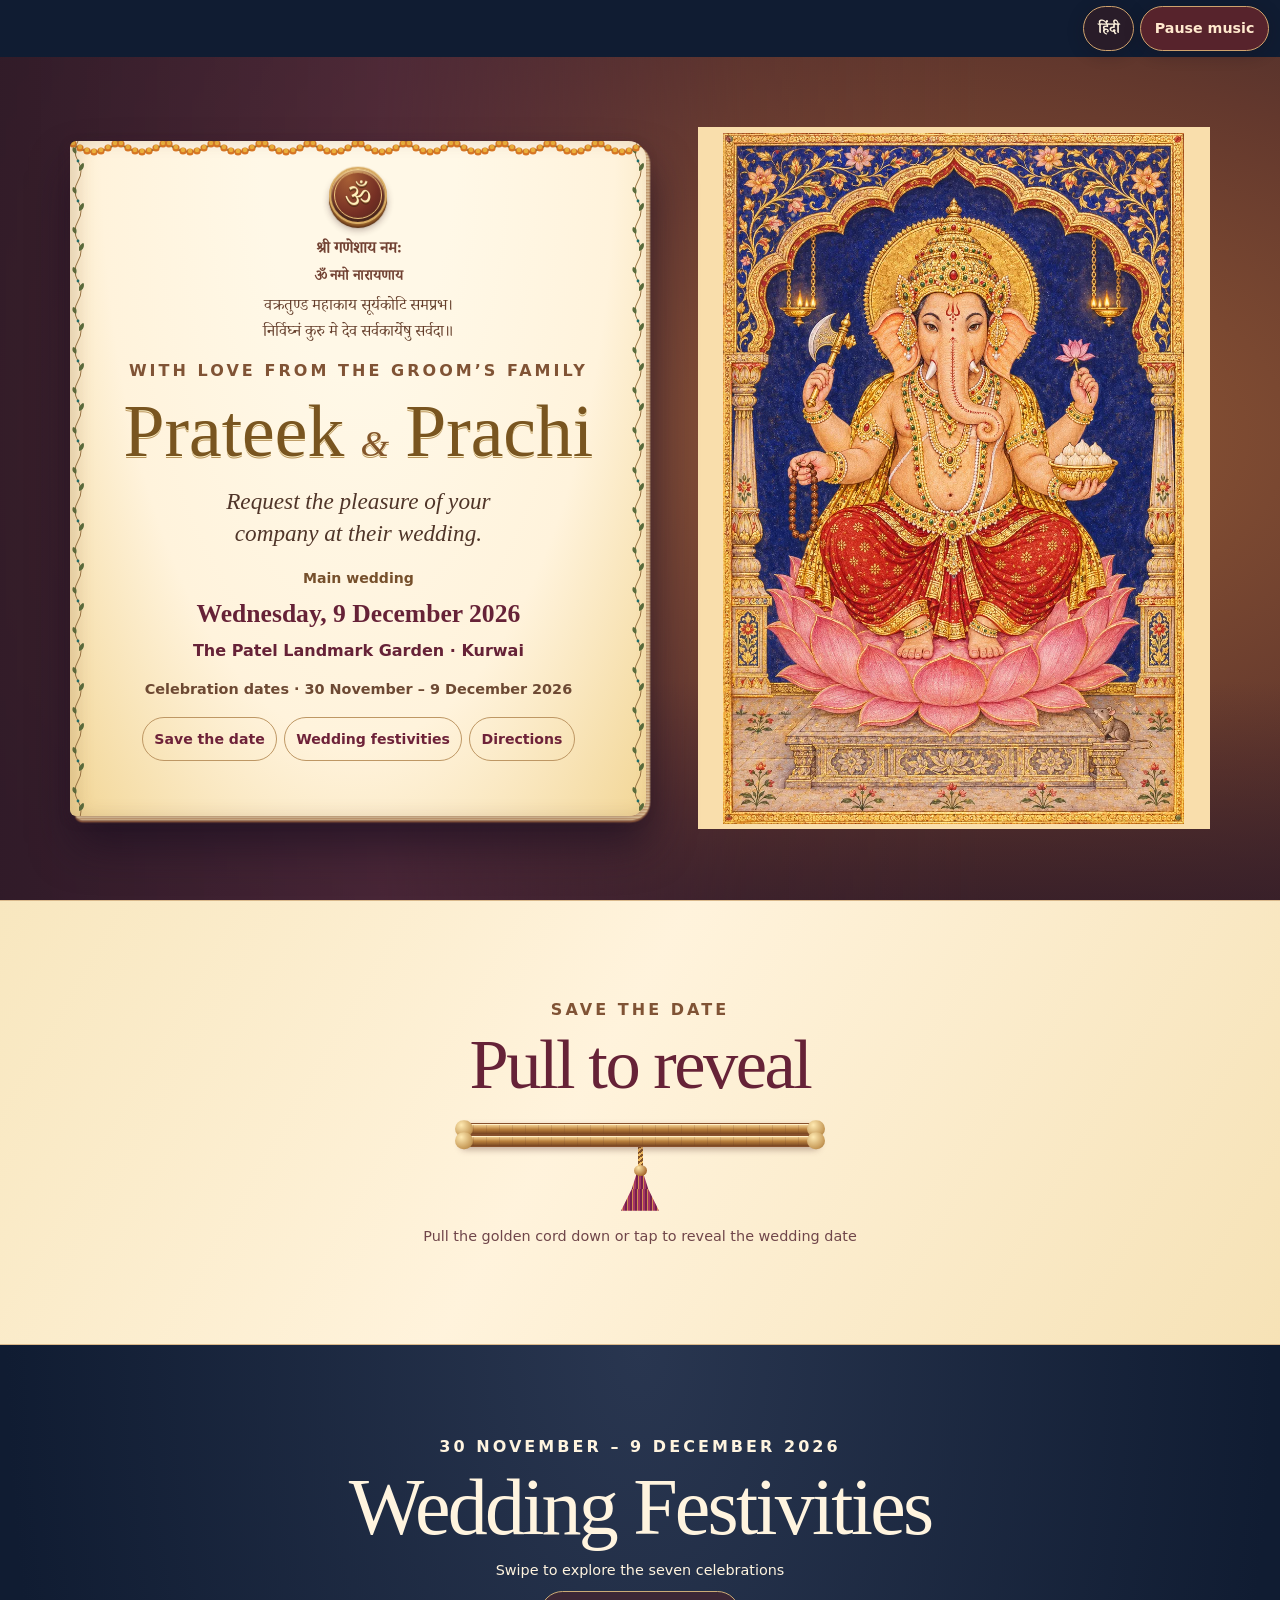
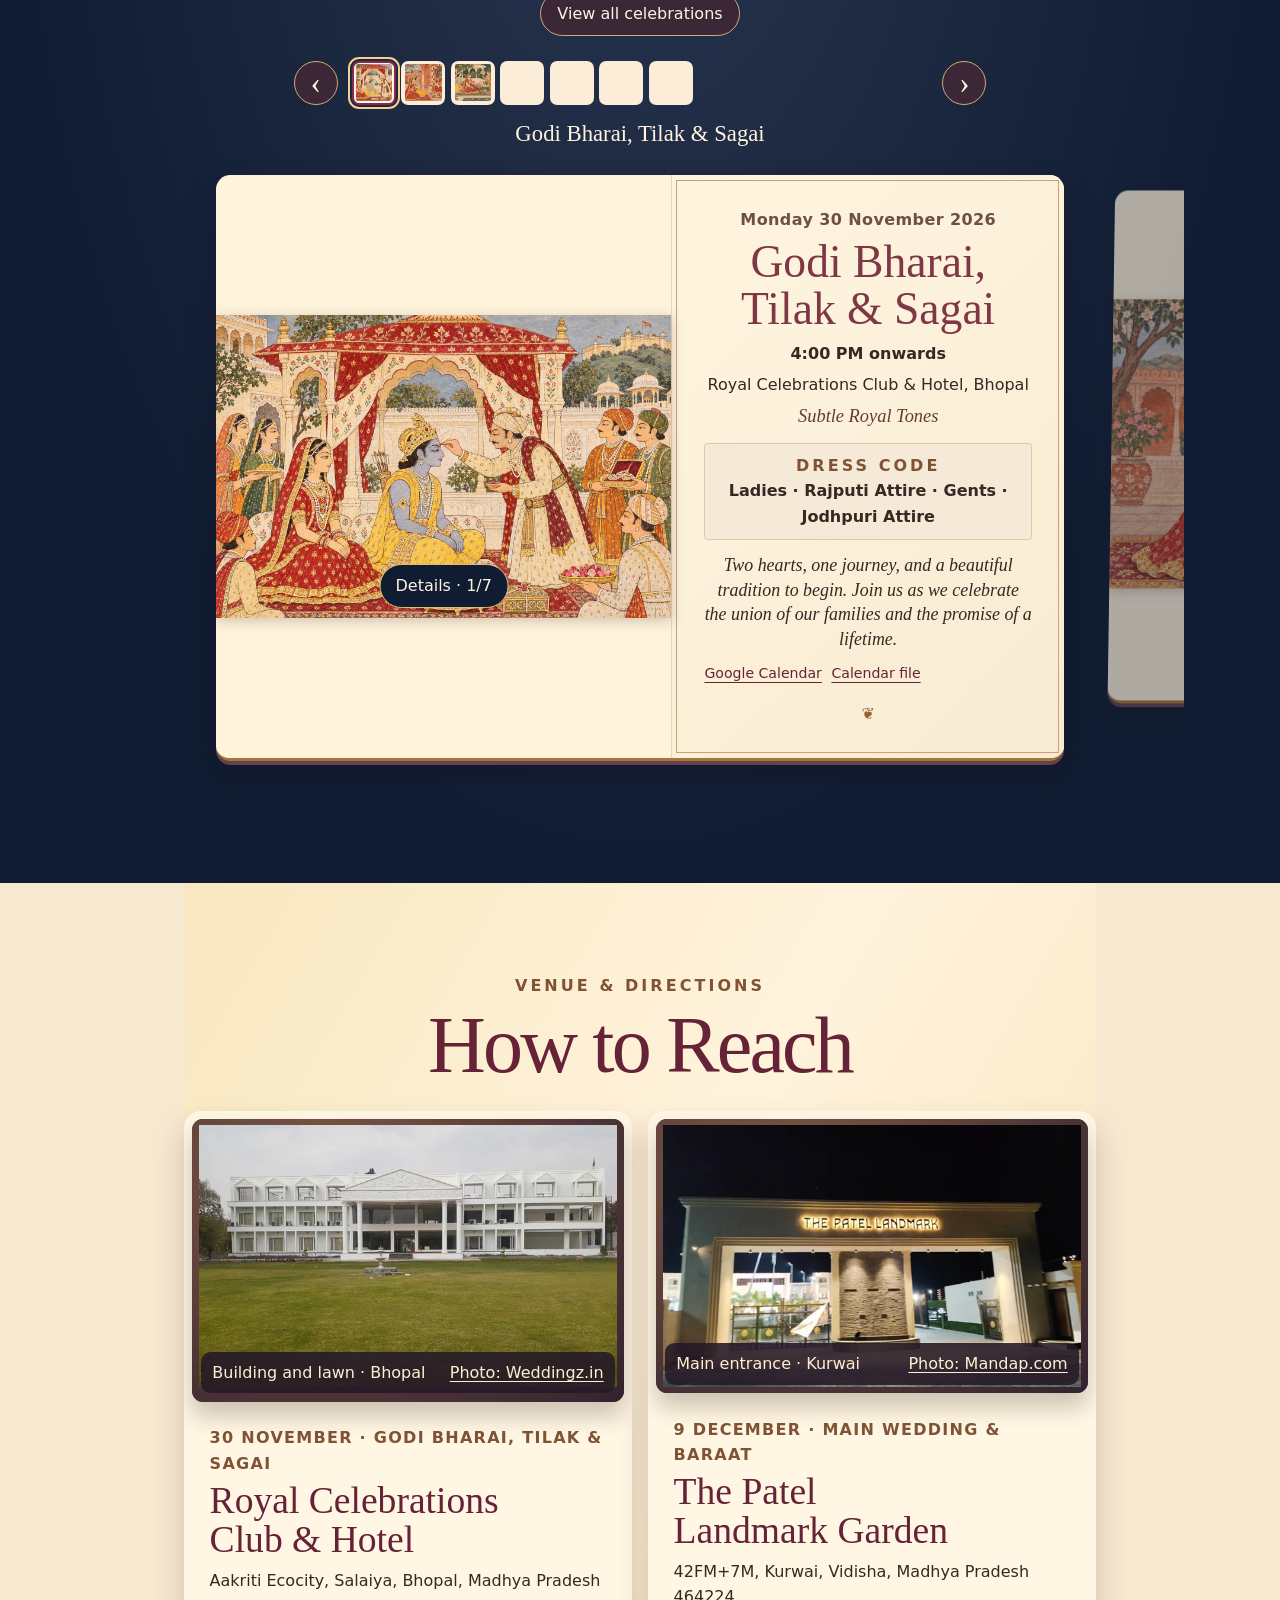
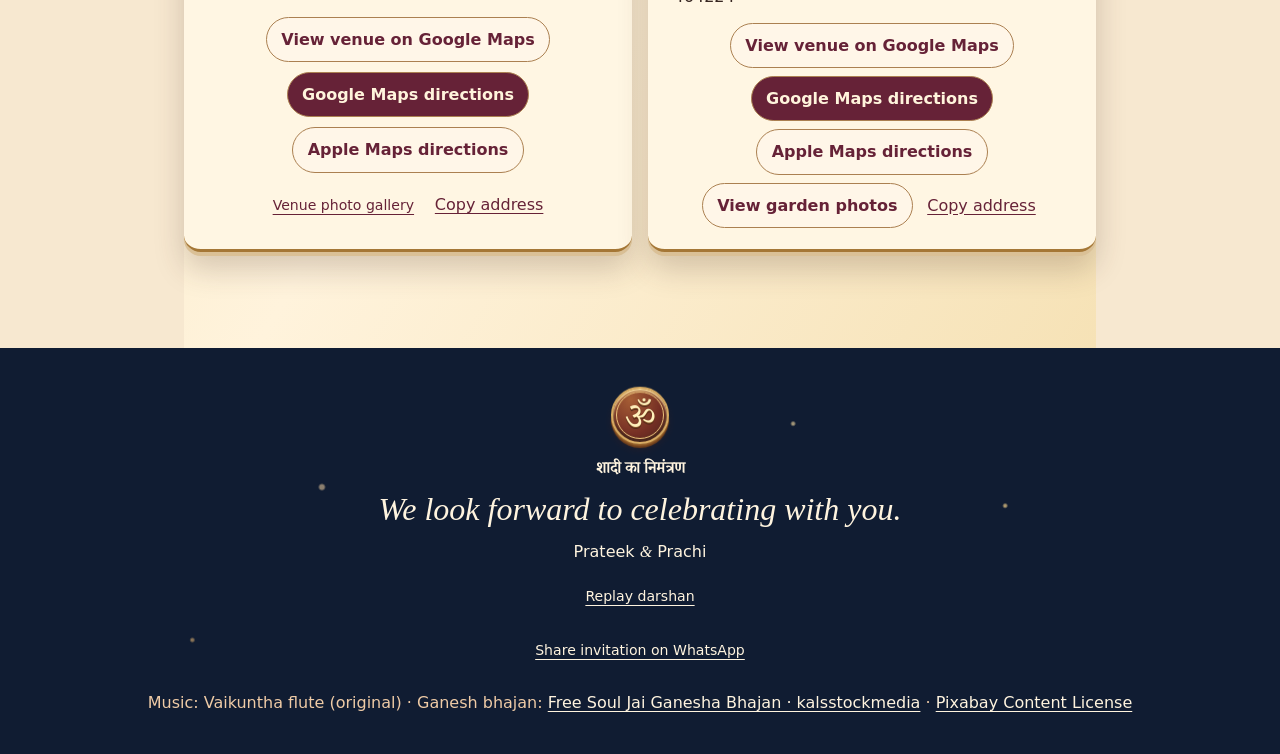
<file: index.html>
<!doctype html>
<html lang="en">
<head>
<meta charset="utf-8">
<meta name="viewport" content="width=device-width, initial-scale=1">
<meta name="robots" content="noindex, nofollow">
<meta name="theme-color" content="#191b2b">
<meta name="description" content="Celebrations 30 November to 9 December 2026. Main wedding on 9 December at The Patel Landmark Garden, Kurwai.">
<meta property="og:title" content="Prateek and Prachi | Wedding Invitation">
<meta property="og:description" content="Celebrations 30 November to 9 December 2026. Main wedding on 9 December at The Patel Landmark Garden, Kurwai.">
<title>Prateek and Prachi | Wedding Invitation</title>
<meta property="og:type" content="website">
<meta property="og:site_name" content="शादी का निमंत्रण">
<meta property="og:url" content="https://prateek-prachi-vivah.github.io/prateek-prachi-vivah/english/">
<meta property="og:image" content="https://prateek-prachi-vivah.github.io/prateek-prachi-vivah/darshan-share-en.jpg">
<meta property="og:image:secure_url" content="https://prateek-prachi-vivah.github.io/prateek-prachi-vivah/darshan-share-en.jpg">
<meta property="og:image:type" content="image/jpeg">
<meta property="og:image:width" content="1200">
<meta property="og:image:height" content="630">
<meta property="og:image:alt" content="Prateek &amp; Prachi · Royal Rajput Wedding · 9 December 2026">
<meta name="twitter:card" content="summary_large_image">
<meta name="twitter:title" content="Prateek and Prachi | Wedding Invitation">
<meta name="twitter:description" content="Celebrations 30 November to 9 December 2026. Main wedding on 9 December at The Patel Landmark Garden, Kurwai.">
<meta name="twitter:image" content="https://prateek-prachi-vivah.github.io/prateek-prachi-vivah/darshan-share-en.jpg">
<link rel="canonical" href="https://prateek-prachi-vivah.github.io/prateek-prachi-vivah/english/">
<link rel="alternate" hreflang="hi" href="https://prateek-prachi-vivah.github.io/prateek-prachi-vivah/">

<script>const params=new URLSearchParams(location.search);const language=params.get('lang');params.set('edition','26');params.set('v','darshan26');location.replace((language==='hi'?'/prateek-prachi-vivah/':language==='en'?'/prateek-prachi-vivah/english/':'/prateek-prachi-vivah/english/')+('?' + params.toString())+location.hash)</script>
<noscript><meta http-equiv="refresh" content="0;url=/prateek-prachi-vivah/english/"></noscript>
</head><body><a href="/prateek-prachi-vivah/english/">Open the wedding invitation</a></body></html>
</file>
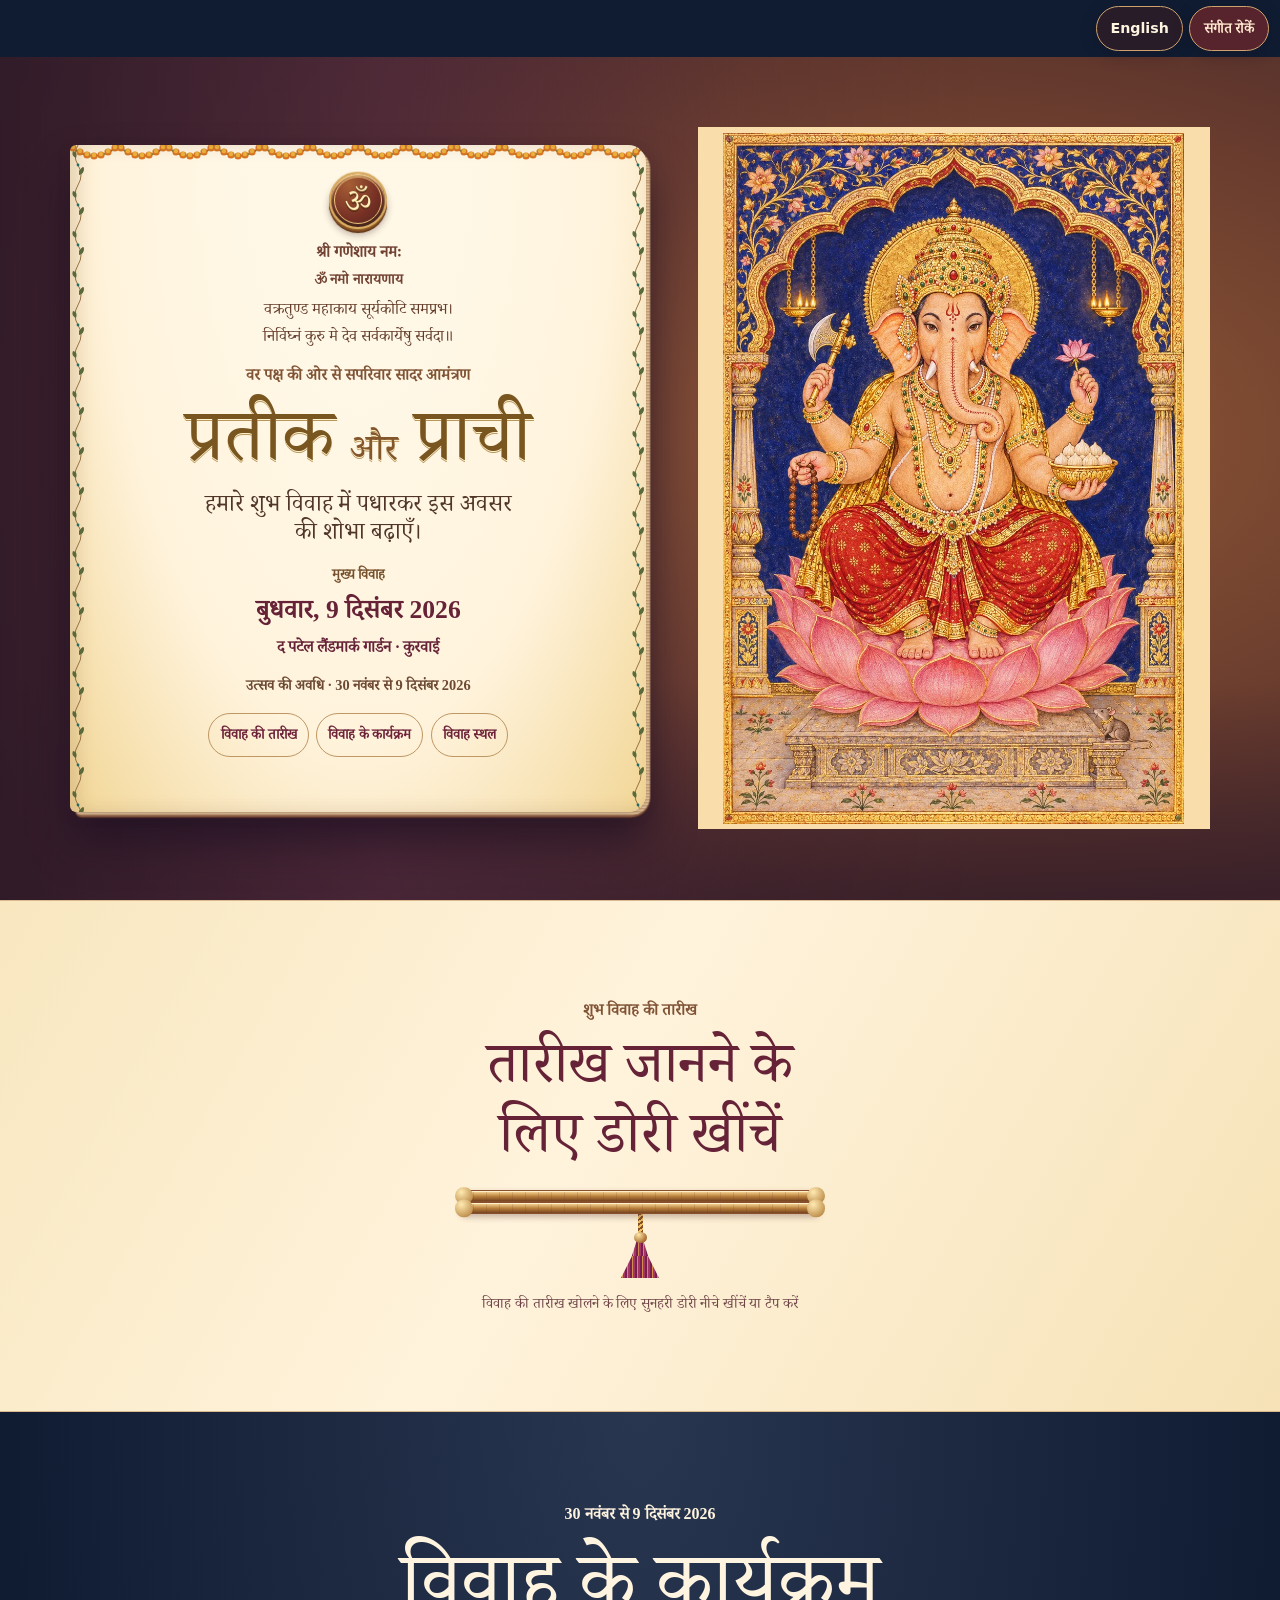
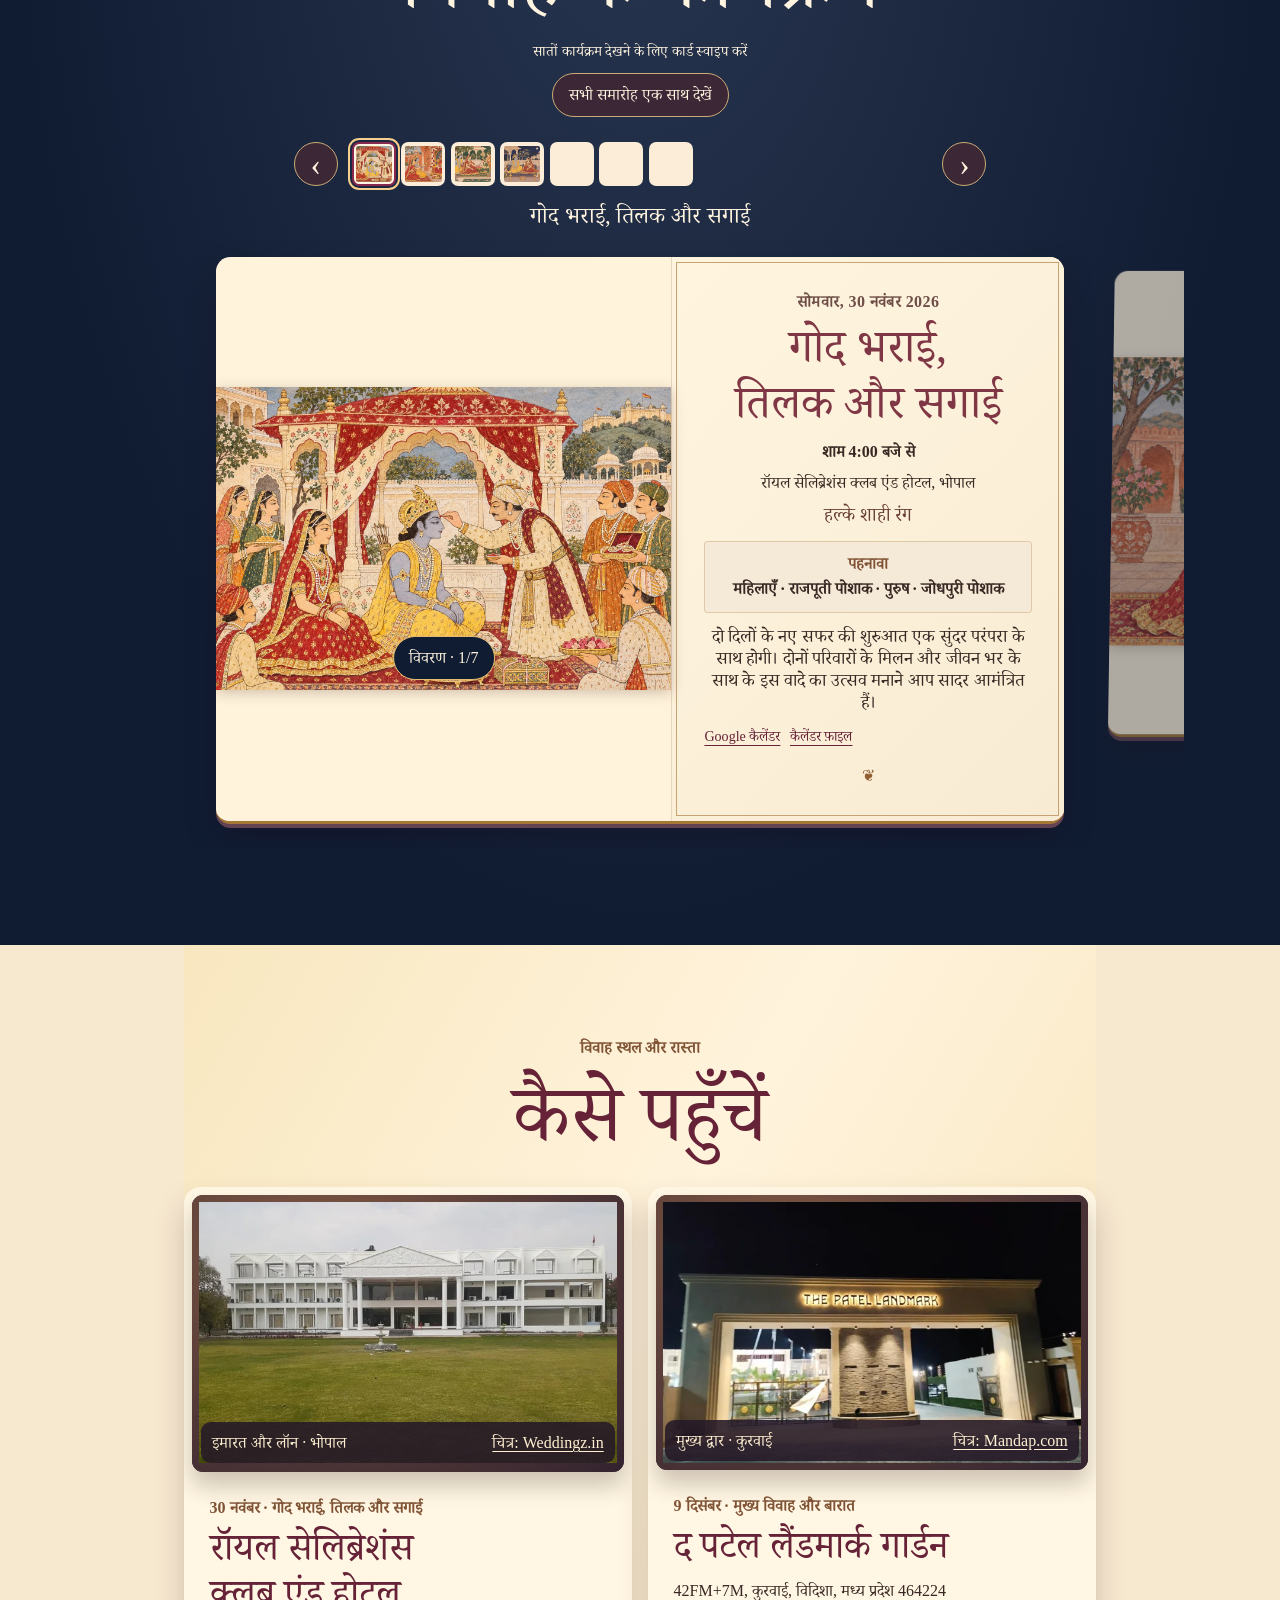
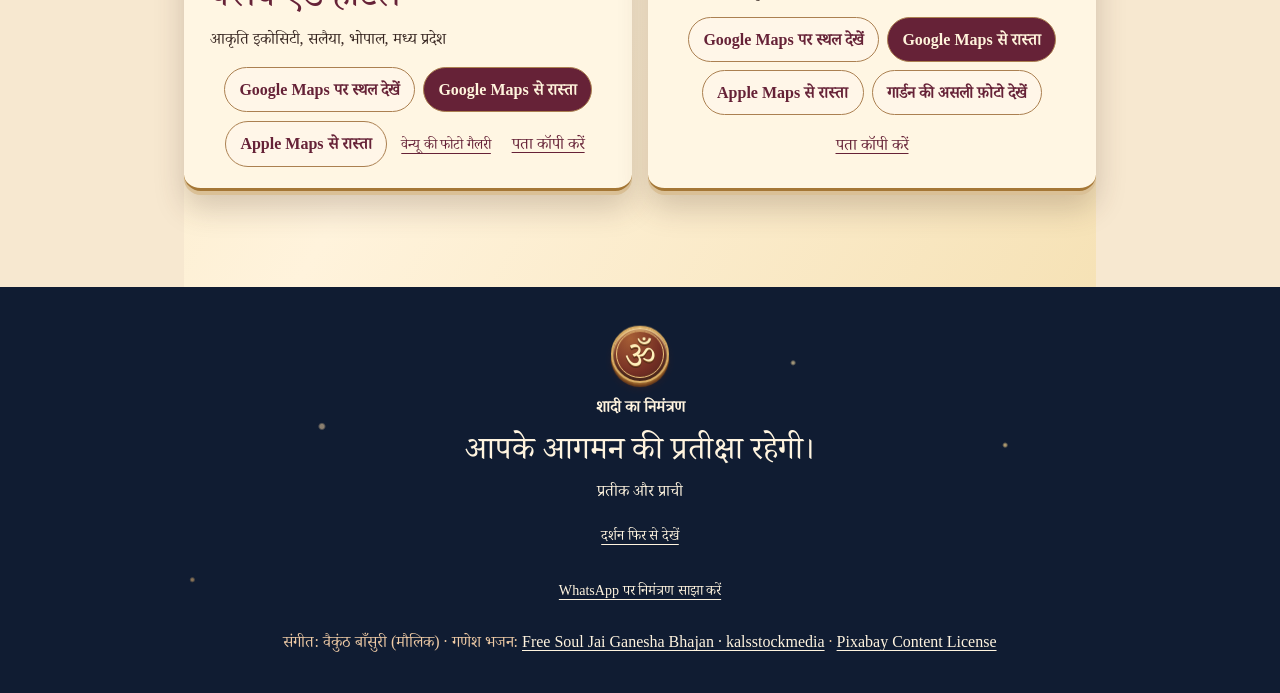
<file: hindi/index.html>
<!doctype html>
<html lang="hi">
<head>
<meta charset="utf-8">
<meta name="viewport" content="width=device-width, initial-scale=1">
<meta name="robots" content="noindex, nofollow">
<meta name="theme-color" content="#191b2b">
<meta name="description" content="उत्सव 30 नवंबर से 9 दिसंबर 2026 तक। मुख्य विवाह 9 दिसंबर को द पटेल लैंडमार्क गार्डन, कुरवाई में।">
<meta property="og:title" content="प्रतीक और प्राची | विवाह निमंत्रण">
<meta property="og:description" content="उत्सव 30 नवंबर से 9 दिसंबर 2026 तक। मुख्य विवाह 9 दिसंबर को द पटेल लैंडमार्क गार्डन, कुरवाई में।">
<title>प्रतीक और प्राची | विवाह निमंत्रण</title>
<meta property="og:type" content="website">
<meta property="og:site_name" content="शादी का निमंत्रण">
<meta property="og:url" content="https://prateek-prachi-vivah.github.io/prateek-prachi-vivah/">
<meta property="og:image" content="https://prateek-prachi-vivah.github.io/prateek-prachi-vivah/darshan-share-hi.jpg">
<meta property="og:image:secure_url" content="https://prateek-prachi-vivah.github.io/prateek-prachi-vivah/darshan-share-hi.jpg">
<meta property="og:image:type" content="image/jpeg">
<meta property="og:image:width" content="1200">
<meta property="og:image:height" content="630">
<meta property="og:image:alt" content="प्रतीक और प्राची · शाही राजपूत विवाह · 9 दिसंबर 2026">
<meta name="twitter:card" content="summary_large_image">
<meta name="twitter:title" content="प्रतीक और प्राची | विवाह निमंत्रण">
<meta name="twitter:description" content="उत्सव 30 नवंबर से 9 दिसंबर 2026 तक। मुख्य विवाह 9 दिसंबर को द पटेल लैंडमार्क गार्डन, कुरवाई में।">
<meta name="twitter:image" content="https://prateek-prachi-vivah.github.io/prateek-prachi-vivah/darshan-share-hi.jpg">
<link rel="canonical" href="https://prateek-prachi-vivah.github.io/prateek-prachi-vivah/">
<link rel="alternate" hreflang="en" href="https://prateek-prachi-vivah.github.io/prateek-prachi-vivah/english/">

<script>const params=new URLSearchParams(location.search);const language=params.get('lang');params.set('edition','26');params.set('v','darshan26');location.replace((language==='hi'?'/prateek-prachi-vivah/':language==='en'?'/prateek-prachi-vivah/english/':'/prateek-prachi-vivah/')+('?' + params.toString())+location.hash)</script>
<noscript><meta http-equiv="refresh" content="0;url=/prateek-prachi-vivah/"></noscript>
</head><body><a href="/prateek-prachi-vivah/">विवाह पत्रिका खोलें</a></body></html>
</file>
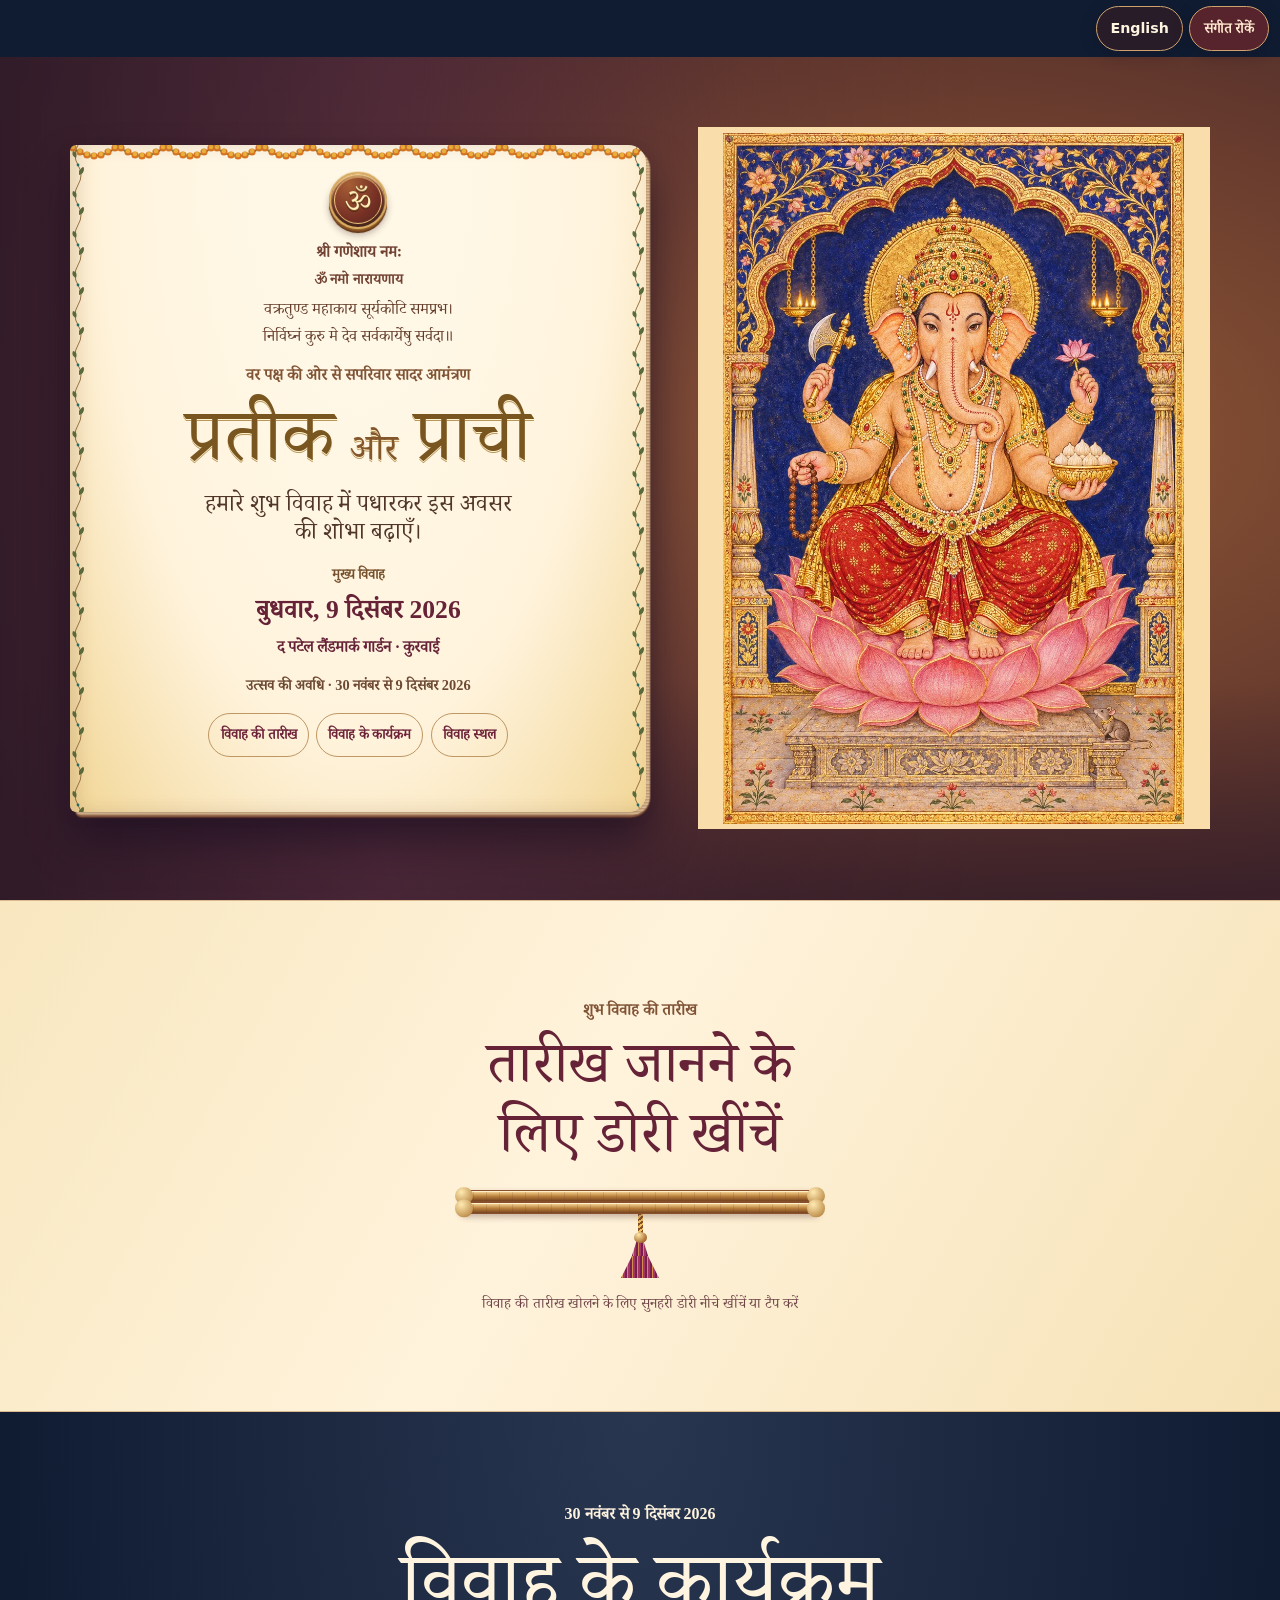
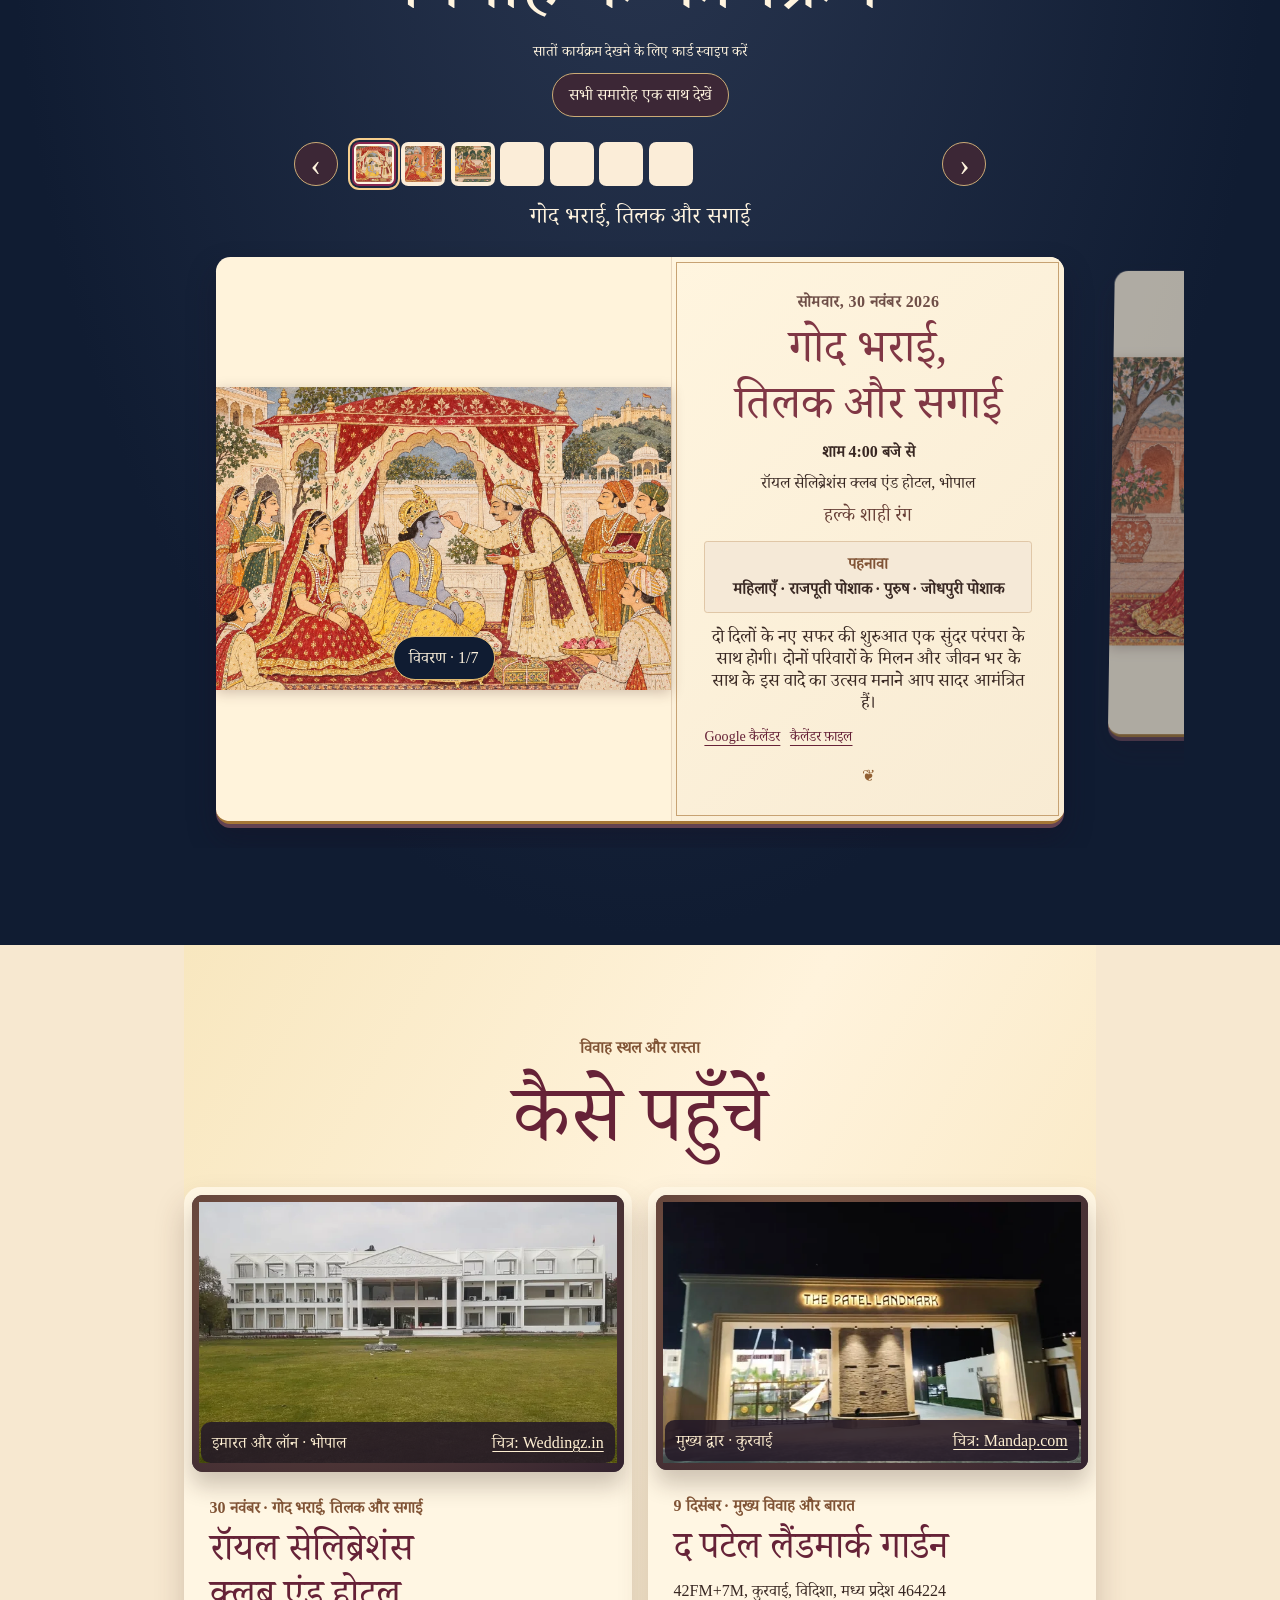
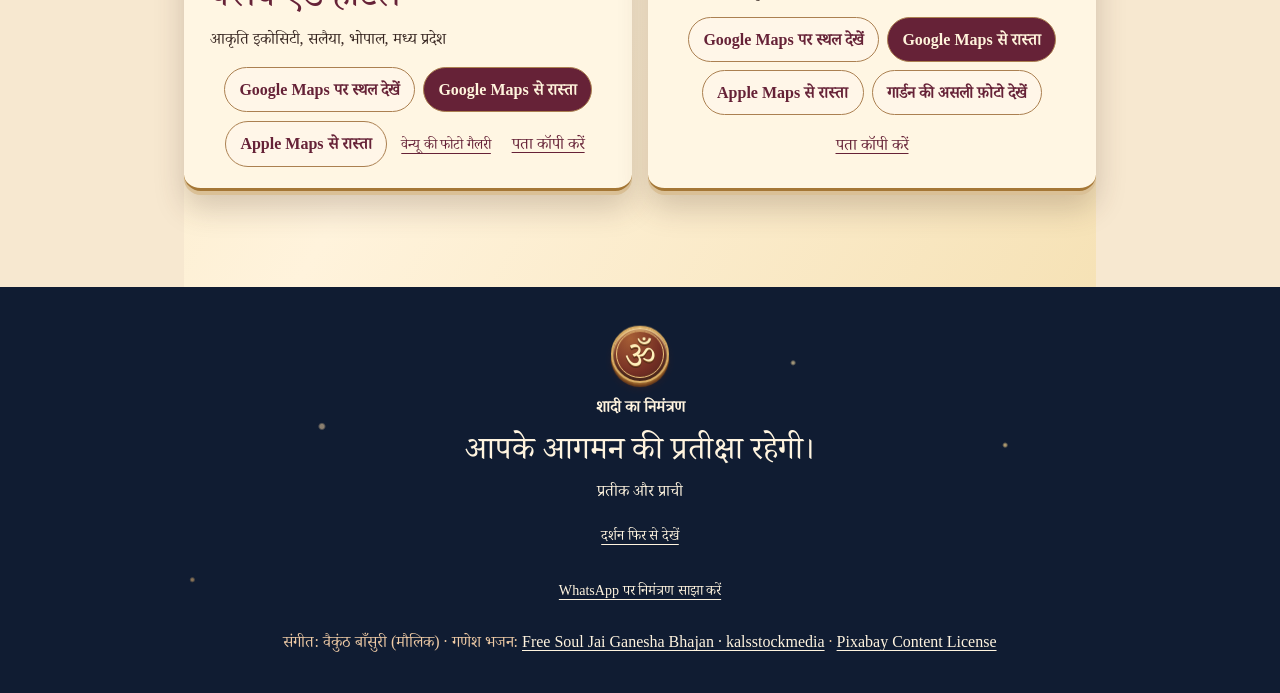
<file: prateek-prachi-vivah/index.html>
<!doctype html>
<html lang="hi">
<head>
<meta charset="utf-8">
<meta name="viewport" content="width=device-width, initial-scale=1">
<meta name="robots" content="noindex, nofollow">
<meta name="theme-color" content="#191b2b">
<meta name="description" content="उत्सव 30 नवंबर से 9 दिसंबर 2026 तक। मुख्य विवाह 9 दिसंबर को द पटेल लैंडमार्क गार्डन, कुरवाई में।">
<meta property="og:title" content="प्रतीक और प्राची | विवाह निमंत्रण">
<meta property="og:description" content="उत्सव 30 नवंबर से 9 दिसंबर 2026 तक। मुख्य विवाह 9 दिसंबर को द पटेल लैंडमार्क गार्डन, कुरवाई में।">
<title>प्रतीक और प्राची | विवाह निमंत्रण · ९ दिसंबर २०२६</title>
<meta property="og:type" content="website">
<meta property="og:site_name" content="शादी का निमंत्रण">
<meta property="og:url" content="https://prateek-prachi-vivah.github.io/prateek-prachi-vivah/">
<meta property="og:image" content="https://prateek-prachi-vivah.github.io/prateek-prachi-vivah/darshan-share-hi.jpg">
<meta property="og:image:secure_url" content="https://prateek-prachi-vivah.github.io/prateek-prachi-vivah/darshan-share-hi.jpg">
<meta property="og:image:type" content="image/jpeg">
<meta property="og:image:width" content="1200">
<meta property="og:image:height" content="630">
<meta property="og:image:alt" content="प्रतीक और प्राची · शाही राजपूत विवाह · 9 दिसंबर 2026">
<meta name="twitter:card" content="summary_large_image">
<meta name="twitter:title" content="प्रतीक और प्राची | विवाह निमंत्रण">
<meta name="twitter:description" content="उत्सव 30 नवंबर से 9 दिसंबर 2026 तक। मुख्य विवाह 9 दिसंबर को द पटेल लैंडमार्क गार्डन, कुरवाई में।">
<meta name="twitter:image" content="https://prateek-prachi-vivah.github.io/prateek-prachi-vivah/darshan-share-hi.jpg">
<link rel="canonical" href="https://prateek-prachi-vivah.github.io/prateek-prachi-vivah/">
<link rel="alternate" hreflang="en" href="https://prateek-prachi-vivah.github.io/prateek-prachi-vivah/english/">

<link rel="stylesheet" href="/styles.css">
<link rel="stylesheet" href="/rajputana/theme.css">
<link rel="stylesheet" href="/shubh-vivah/theme.css?v=53">
<link rel="stylesheet" href="/darshan/theme.css?v=26">
<script type="module" src="/shubh-vivah/invite.js?v=25"></script>
<script type="module" src="/darshan/opening.js?v=26"></script>
<link rel="preload" as="image" href="/vaikuntha/ganesha.webp" fetchpriority="high">
<link rel="icon" href="/assets/wedding-arch.svg" type="image/svg+xml">
<script>if (new URLSearchParams(location.search).get('lang') === 'en') location.replace('/prateek-prachi-vivah/english/' + location.search + location.hash)</script>
</head>
<body>
<script>
const phone = /iPhone|iPod|Android.*Mobile|Windows Phone/i.test(navigator.userAgent) || navigator.userAgentData?.mobile === true || (matchMedia('(pointer: coarse)').matches && Math.min(screen.width, screen.height) < 600);
document.documentElement.dataset.entry = phone ? 'darshan' : 'card';
if (phone && (!location.hash || location.hash === "#top")) {
  document.documentElement.classList.add("intro-open");
  window.invitationFallback = setTimeout(() => {
    document.documentElement.classList.remove("intro-open");
    document.querySelectorAll("main, footer").forEach(section => section.removeAttribute("inert"));
  }, 18000);
}</script>
<nav class="invite-tools" aria-label="निमंत्रण की भाषा">
  <a href="/prateek-prachi-vivah/english/" lang="en" hreflang="en">English</a>
<button type="button" id="sound-toggle" aria-pressed="false">गणेश भजन चालू करें</button></nav>
<audio id="wedding-music" src="/darshan/vaikuntha-score.mp3" data-opening-src="/darshan/vaikuntha-score.mp3" data-card-src="/shubh-vivah/ganesh-bhajan-soft.mp3" preload="none" loop></audio>
<header id="top" class="intro" aria-label="श्री गणेशाय नमः">
  <div class="film" aria-hidden="true">
    <div class="film-periphery"></div>
    <img class="film-poster" src="/vaikuntha/ganesha.webp" alt="" width="900" height="1350" fetchpriority="high" decoding="async">
    <div class="film-scene" id="film-scene"></div>
  </div>
  <div class="intro-content">
    <p id="scene-caption" role="status" aria-live="polite">श्री गणेशाय नमः</p>
    <button id="open-invitation" type="button" class="intro-skip" hidden>निमंत्रण खोलें</button>
    <a class="intro-skip" id="skip-intro" href="#welcome">सीधे निमंत्रण पर जाएँ</a>
  </div>
  <ol id="scene-list" hidden data-gate-label="वैकुंठ · द्वार">
    <li data-art="ganesh" data-description="कमल पर विराजमान चार भुजाओं वाले श्री गणेश">श्री गणेशाय नमः</li>
    <li data-art="entry" data-description="वैकुंठ के नक्काशीदार द्वार">वैकुंठ के द्वार</li>
    <li data-art="hall" data-description="वैकुंठ का कमल मंडप">वैकुंठ धाम</li>
    <li data-art="vishnu" data-description="शेषनाग के नीचे विराजमान लक्ष्मी जी और चार भुजाओं वाले विष्णु जी">श्री लक्ष्मी-नारायण</li>
  </ol>
</header>
<noscript><style>.intro-open{overflow:auto}.intro-open main,.intro-open footer{display:block}.intro{display:none!important}</style></noscript>
<main>
  <section class="welcome scene welcome-painting" id="welcome" aria-labelledby="welcome-names">
    <div class="welcome-veil" aria-hidden="true"></div>
    <figure class="welcome-art">
      <img src="/vaikuntha/ganesha.webp" alt="कमल पर विराजमान श्री गणेश" width="900" height="1350" fetchpriority="low" decoding="async">
    </figure>
    <div class="book-reveal">
      <div class="book-page-edge" aria-hidden="true"></div>
      <div class="book-jacket" aria-hidden="true">
        <div class="book-face book-front">
        <span class="book-mark">P <small>&amp;</small> P</span>
        <p lang="sa">श्री गणेशाय नमः</p>
        <strong>शुभ विवाह</strong>
        </div>
        <div class="book-face book-back"></div>
      </div>
      <div class="welcome-card">
      <p class="seal devanagari" lang="hi">ॐ</p>
      <p class="invocation devanagari" lang="sa">श्री गणेशाय नमः</p>
      <p class="narayana-invocation" lang="sa">ॐ नमो नारायणाय</p>
      <p class="ganesh-verse devanagari" lang="sa">वक्रतुण्ड महाकाय सूर्यकोटि समप्रभ।<br>निर्विघ्नं कुरु मे देव सर्वकार्येषु सर्वदा॥</p>
      <p class="eyebrow">वर पक्ष की ओर से सपरिवार सादर आमंत्रण</p>
      <h1 id="welcome-names" tabindex="-1"><span class="groom-name">प्रतीक</span> <i>और</i> <span class="bride-name">प्राची</span></h1>
      <p class="invitation-line">हमारे शुभ विवाह में पधारकर इस अवसर की शोभा बढ़ाएँ।</p>
      <p class="primary-date"><span class="date-role">मुख्य विवाह</span><time datetime="2026-12-09">बुधवार, 9 दिसंबर 2026</time><span>द पटेल लैंडमार्क गार्डन · कुरवाई</span></p>
      <p class="wedding-range">उत्सव की अवधि · 30 नवंबर से 9 दिसंबर 2026</p>
      <nav class="invitation-links" aria-label="निमंत्रण के भाग">
        <a class="jump" href="#save-the-date">विवाह की तारीख</a>
        <a class="jump" href="#schedule">विवाह के कार्यक्रम</a>
        <a class="jump" href="#venues">विवाह स्थल</a>
      </nav>
      </div>
    </div>
  </section>

  <section class="date-section scene" id="save-the-date" aria-labelledby="save-title">
    <div class="date-inner">
      <p class="eyebrow">शुभ विवाह की तारीख</p>
      <h2 id="save-title">तारीख जानने के लिए डोरी खींचें</h2>
      <div class="scroll" id="date-scroll">
        <div class="rod" aria-hidden="true"></div>
        <div class="paper-window" id="date-paper" aria-hidden="true">
          <div class="date-paper">
            <div class="paper-frame">
              <span class="farman-flourish" aria-hidden="true">❦</span>
              <span class="divider" aria-hidden="true">✦</span>
              <p class="eyebrow" id="wedding-weekday">बुधवार</p>
              <p class="day" id="wedding-day">09</p>
              <p class="month" id="wedding-month">दिसंबर 2026</p>
              <p>द पटेल लैंडमार्क गार्डन · कुरवाई</p>
            </div>
          </div>
        </div>
        <div class="rod" aria-hidden="true"></div>
        <button class="tassel" type="button" id="reveal-date" aria-controls="date-paper" aria-expanded="false" aria-label="विवाह की तारीख देखें">
          <span class="tassel-art" aria-hidden="true"></span>
        </button>
        <div class="petals" id="date-petals" aria-hidden="true"></div>
      </div>
      <p class="date-hint" id="date-hint">विवाह की तारीख खोलने के लिए सुनहरी डोरी नीचे खींचें या टैप करें</p>
      <div id="date-extras" hidden>
        <p class="countdown" id="countdown" aria-label="विवाह की उलटी गिनती"></p>
        <div class="calendar-actions">
          <a class="button google-calendar" href="https://calendar.google.com/calendar/r/eventedit?action=TEMPLATE&amp;dates=20261209%2F20261210&amp;stz=Asia%2FKolkata&amp;etz=Asia%2FKolkata&amp;text=%E0%A4%AA%E0%A5%8D%E0%A4%B0%E0%A4%A4%E0%A5%80%E0%A4%95+%E0%A4%94%E0%A4%B0+%E0%A4%AA%E0%A5%8D%E0%A4%B0%E0%A4%BE%E0%A4%9A%E0%A5%80+%E0%A4%95%E0%A4%BE+%E0%A4%B6%E0%A5%81%E0%A4%AD+%E0%A4%B5%E0%A4%BF%E0%A4%B5%E0%A4%BE%E0%A4%B9&amp;location=%E0%A4%A6+%E0%A4%AA%E0%A4%9F%E0%A5%87%E0%A4%B2+%E0%A4%B2%E0%A5%88%E0%A4%82%E0%A4%A1%E0%A4%AE%E0%A4%BE%E0%A4%B0%E0%A5%8D%E0%A4%95+%E0%A4%97%E0%A4%BE%E0%A4%B0%E0%A5%8D%E0%A4%A1%E0%A4%A8%2C+%E0%A4%95%E0%A5%81%E0%A4%B0%E0%A4%B5%E0%A4%BE%E0%A4%88%2C+%E0%A4%B5%E0%A4%BF%E0%A4%A6%E0%A4%BF%E0%A4%B6%E0%A4%BE%2C+%E0%A4%AE%E0%A4%A7%E0%A5%8D%E0%A4%AF+%E0%A4%AA%E0%A5%8D%E0%A4%B0%E0%A4%A6%E0%A5%87%E0%A4%B6+464224&amp;details=https%3A%2F%2Fprateek-prachi-vivah.github.io%2Fprateek-prachi-vivah%2F" target="_blank" rel="noopener noreferrer">Google Calendar में जोड़ें</a>
          <a class="jump calendar-download" href="/assets/wedding-day-hi.ics" download>कैलेंडर फ़ाइल डाउनलोड करें</a>
        </div>
      </div>
    </div>
  </section>

  <section id="schedule" class="schedule" aria-labelledby="schedule-title">
    <p class="eyebrow">30 नवंबर से 9 दिसंबर 2026</p>
    <h2 id="schedule-title">विवाह के कार्यक्रम</h2>
    <p class="swipe-hint">सातों कार्यक्रम देखने के लिए कार्ड स्वाइप करें</p>
    <button class="schedule-view" type="button" id="schedule-view" aria-pressed="false" aria-controls="events">सभी समारोह एक साथ देखें</button>
    <div class="carousel-nav" aria-label="कार्यक्रम चुनें">
      <button type="button" id="previous-event" aria-label="पिछला कार्यक्रम">‹</button>
      <div id="event-dots" class="dots" role="group" aria-label="सात समारोह चुनें"></div>
      <button type="button" id="next-event" aria-label="अगला कार्यक्रम">›</button>
    </div>
    <p class="current-event" id="current-event" aria-live="polite"></p>
    <div class="carousel" id="events" aria-label="विवाह के समारोह" tabindex="0"></div>
  </section>

  <section class="venues section-wrap" id="venues" aria-labelledby="venues-title">
    <p class="eyebrow">विवाह स्थल और रास्ता</p>
    <h2 id="venues-title">कैसे पहुँचें</h2>
    <div class="venue-grid" id="venue-cards"></div>
    <p id="copy-status" class="copy-status" role="status"></p>
  </section>
</main>
<footer>
  <p class="seal devanagari" lang="hi">ॐ</p>
  <p class="eyebrow" lang="hi">शादी का निमंत्रण</p>
  <p class="closing">आपके आगमन की प्रतीक्षा रहेगी।</p>
  <p><span class="groom-name">प्रतीक</span> <i>और</i> <span class="bride-name">प्राची</span></p>
  <a class="jump" id="replay-invitation" href="#top">दर्शन फिर से देखें</a>
  <a class="jump" href="https://wa.me/?text=Prateek%20%26%20Prachi%20ke%20shubh%20vivah%20ka%20nimantran%0Ahttps://prateek-prachi-vivah.github.io/prateek-prachi-vivah/" target="_blank" rel="noopener noreferrer">WhatsApp पर निमंत्रण साझा करें</a>
  <p class="music-credit">संगीत: वैकुंठ बाँसुरी (मौलिक) · गणेश भजन: <a href="https://pixabay.com/music/religious-theme-free-soul-jai-ganesha-bhajan-399994/" target="_blank" rel="noopener noreferrer">Free Soul Jai Ganesha Bhajan · kalsstockmedia</a> · <a href="https://pixabay.com/service/license-summary/" target="_blank" rel="noopener noreferrer">Pixabay Content License</a></p>
</footer>
</body>
</html>
</file>
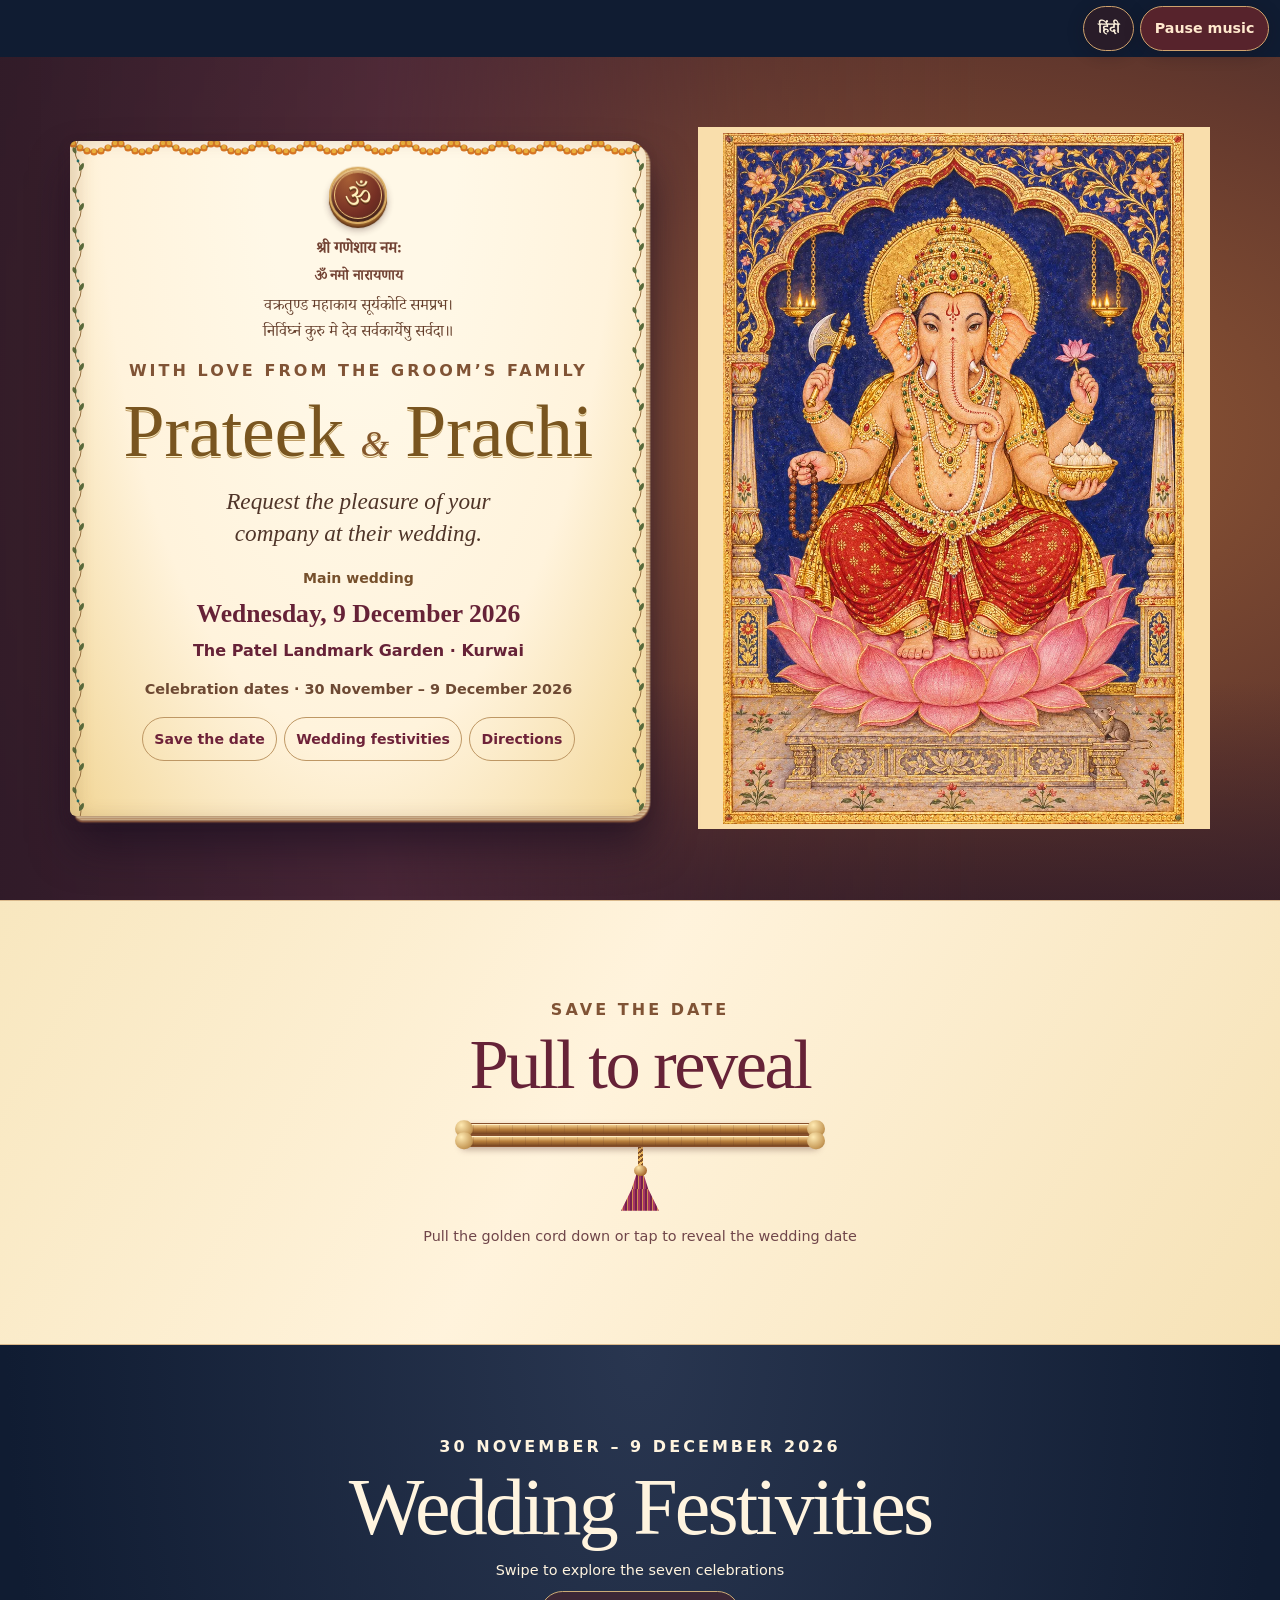
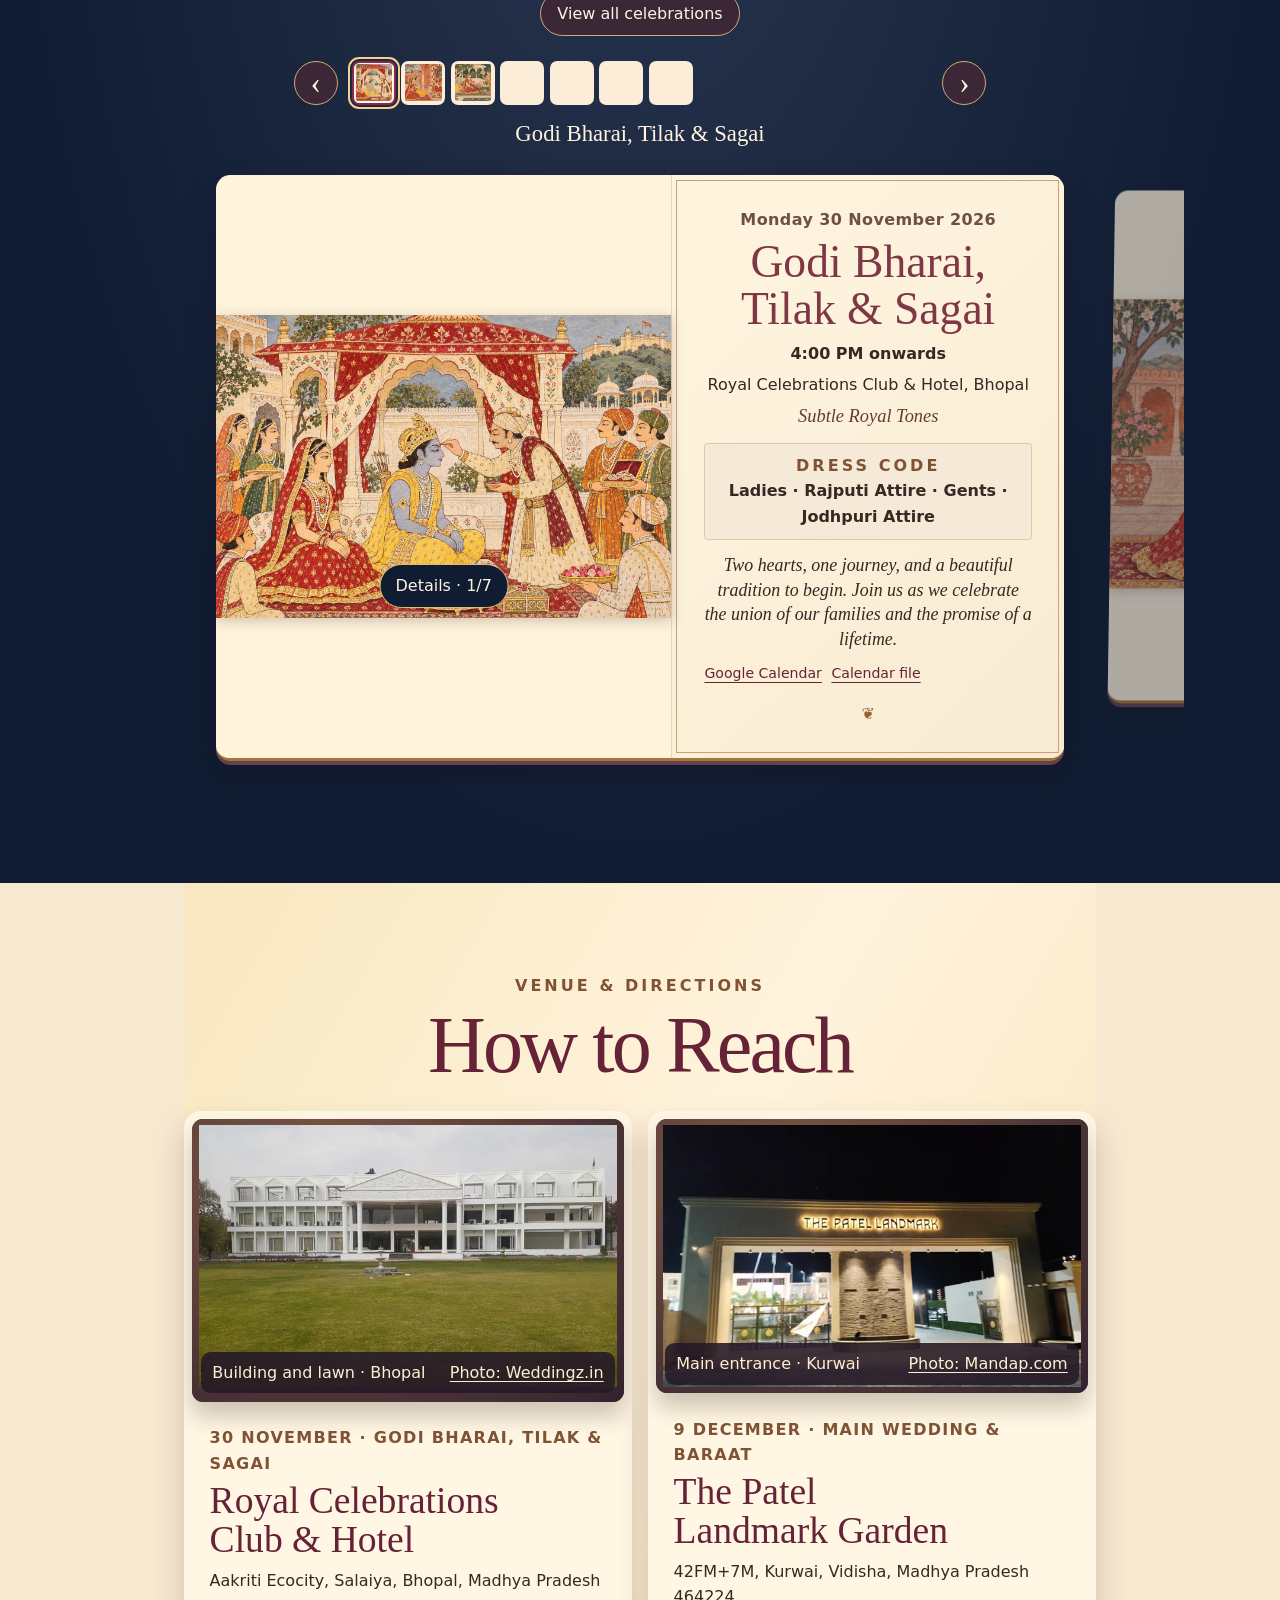
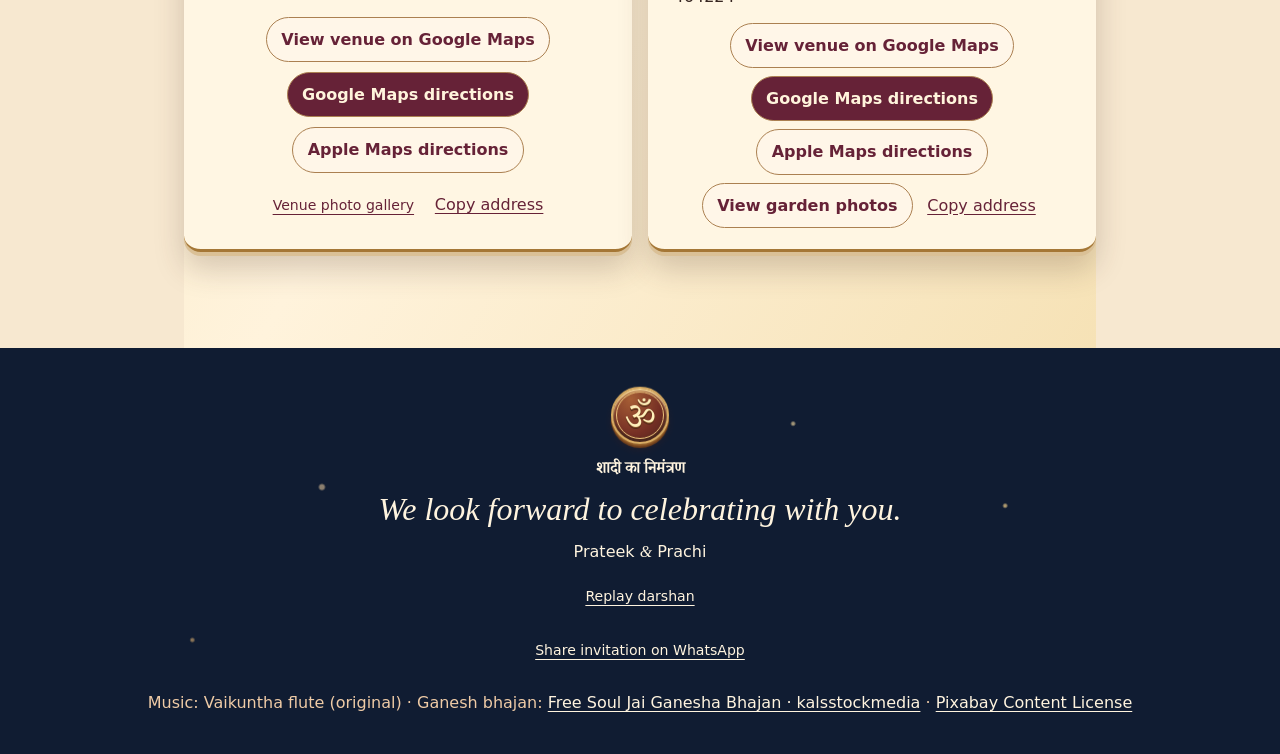
<file: prateek-prachi-vivah/english/index.html>
<!doctype html>
<html lang="en">
<head>
<meta charset="utf-8">
<meta name="viewport" content="width=device-width, initial-scale=1">
<meta name="robots" content="noindex, nofollow">
<meta name="theme-color" content="#191b2b">
<meta name="description" content="Celebrations 30 November to 9 December 2026. Main wedding on 9 December at The Patel Landmark Garden, Kurwai.">
<meta property="og:title" content="Prateek and Prachi | Wedding Invitation">
<meta property="og:description" content="Celebrations 30 November to 9 December 2026. Main wedding on 9 December at The Patel Landmark Garden, Kurwai.">
<title>Prateek and Prachi | Wedding Invitation · 9 December 2026</title>
<meta property="og:type" content="website">
<meta property="og:site_name" content="Prateek &amp; Prachi Wedding Invitation">
<meta property="og:url" content="https://prateek-prachi-vivah.github.io/prateek-prachi-vivah/english/">
<meta property="og:image" content="https://prateek-prachi-vivah.github.io/prateek-prachi-vivah/darshan-share-en.jpg">
<meta property="og:image:secure_url" content="https://prateek-prachi-vivah.github.io/prateek-prachi-vivah/darshan-share-en.jpg">
<meta property="og:image:type" content="image/jpeg">
<meta property="og:image:width" content="1200">
<meta property="og:image:height" content="630">
<meta property="og:image:alt" content="Prateek &amp; Prachi · Royal Rajput Wedding · 9 December 2026">
<meta name="twitter:card" content="summary_large_image">
<meta name="twitter:title" content="Prateek and Prachi | Wedding Invitation">
<meta name="twitter:description" content="Celebrations 30 November to 9 December 2026. Main wedding on 9 December at The Patel Landmark Garden, Kurwai.">
<meta name="twitter:image" content="https://prateek-prachi-vivah.github.io/prateek-prachi-vivah/darshan-share-en.jpg">
<link rel="canonical" href="https://prateek-prachi-vivah.github.io/prateek-prachi-vivah/english/">
<link rel="alternate" hreflang="hi" href="https://prateek-prachi-vivah.github.io/prateek-prachi-vivah/">

<link rel="stylesheet" href="/styles.css">
<link rel="stylesheet" href="/rajputana/theme.css">
<link rel="stylesheet" href="/shubh-vivah/theme.css?v=53">
<link rel="stylesheet" href="/darshan/theme.css?v=26">
<script type="module" src="/shubh-vivah/invite.js?v=25"></script>
<script type="module" src="/darshan/opening.js?v=26"></script>
<link rel="preload" as="image" href="/vaikuntha/ganesha.webp" fetchpriority="high">
<link rel="icon" href="/assets/wedding-arch.svg" type="image/svg+xml">
<script>if (new URLSearchParams(location.search).get('lang') === 'hi') location.replace('/prateek-prachi-vivah/' + location.search + location.hash)</script>
</head>
<body>
<script>
const phone = /iPhone|iPod|Android.*Mobile|Windows Phone/i.test(navigator.userAgent) || navigator.userAgentData?.mobile === true || (matchMedia('(pointer: coarse)').matches && Math.min(screen.width, screen.height) < 600);
document.documentElement.dataset.entry = phone ? 'darshan' : 'card';
if (phone && (!location.hash || location.hash === "#top")) {
  document.documentElement.classList.add("intro-open");
  window.invitationFallback = setTimeout(() => {
    document.documentElement.classList.remove("intro-open");
    document.querySelectorAll("main, footer").forEach(section => section.removeAttribute("inert"));
  }, 18000);
}</script>
<nav class="invite-tools" aria-label="Invitation settings">
  <a href="/prateek-prachi-vivah/" lang="hi" hreflang="hi">हिंदी</a>
<button type="button" id="sound-toggle" aria-pressed="false">Play Ganesh bhajan</button></nav>
<audio id="wedding-music" src="/darshan/vaikuntha-score.mp3" data-opening-src="/darshan/vaikuntha-score.mp3" data-card-src="/shubh-vivah/ganesh-bhajan-soft.mp3" preload="none" loop></audio>
<header id="top" class="intro" aria-label="Shri Ganeshaya Namah">
  <div class="film" aria-hidden="true">
    <div class="film-periphery"></div>
    <img class="film-poster" src="/vaikuntha/ganesha.webp" alt="" width="900" height="1350" fetchpriority="high" decoding="async">
    <div class="film-scene" id="film-scene"></div>
  </div>
  <div class="intro-content">
    <p id="scene-caption" role="status" aria-live="polite">Shri Ganeshaya Namah</p>
    <button id="open-invitation" type="button" class="intro-skip" hidden>Tap to open</button>
    <a class="intro-skip" id="skip-intro" href="#welcome">Skip to invitation</a>
  </div>
  <ol id="scene-list" hidden data-gate-label="Vaikuntha · Gate">
    <li data-art="ganesh" data-description="Four-armed Shri Ganesha seated on a lotus">Shri Ganeshaya Namah</li>
    <li data-art="entry" data-description="Carved gates of Vaikuntha">The Gates of Vaikuntha</li>
    <li data-art="hall" data-description="The lotus pavilion of Vaikuntha">Vaikuntha Dham</li>
    <li data-art="vishnu" data-description="Lakshmi and four-armed Vishnu enthroned beneath Shesha">Shri Lakshmi Narayana</li>
  </ol>
</header>
<noscript><style>.intro-open{overflow:auto}.intro-open main,.intro-open footer{display:block}.intro{display:none!important}</style></noscript>
<main>
  <section class="welcome scene welcome-painting" id="welcome" aria-labelledby="welcome-names">
    <div class="welcome-veil" aria-hidden="true"></div>
    <figure class="welcome-art">
      <img src="/vaikuntha/ganesha.webp" alt="Shri Ganesh seated on a lotus" width="900" height="1350" fetchpriority="low" decoding="async">
    </figure>
    <div class="book-reveal">
      <div class="book-page-edge" aria-hidden="true"></div>
      <div class="book-jacket" aria-hidden="true">
        <div class="book-face book-front">
        <span class="book-mark">P <small>&amp;</small> P</span>
        <p lang="sa">श्री गणेशाय नमः</p>
        <strong>Wedding Invitation</strong>
        </div>
        <div class="book-face book-back"></div>
      </div>
      <div class="welcome-card">
      <p class="seal devanagari" lang="hi">ॐ</p>
      <p class="invocation devanagari" lang="sa">श्री गणेशाय नमः</p>
      <p class="narayana-invocation" lang="sa">ॐ नमो नारायणाय</p>
      <p class="ganesh-verse devanagari" lang="sa">वक्रतुण्ड महाकाय सूर्यकोटि समप्रभ।<br>निर्विघ्नं कुरु मे देव सर्वकार्येषु सर्वदा॥</p>
      <p class="eyebrow">With love from the groom’s family</p>
      <h1 id="welcome-names" tabindex="-1"><span class="groom-name">Prateek</span> <i>&amp;</i> <span class="bride-name">Prachi</span></h1>
      <p class="invitation-line">Request the pleasure of your company at their wedding.</p>
      <p class="primary-date"><span class="date-role">Main wedding</span><time datetime="2026-12-09">Wednesday, 9 December 2026</time><span>The Patel Landmark Garden · Kurwai</span></p>
      <p class="wedding-range">Celebration dates · 30 November – 9 December 2026</p>
      <nav class="invitation-links" aria-label="Invitation sections">
        <a class="jump" href="#save-the-date">Save the date</a>
        <a class="jump" href="#schedule">Wedding festivities</a>
        <a class="jump" href="#venues">Directions</a>
      </nav>
      </div>
    </div>
  </section>

  <section class="date-section scene" id="save-the-date" aria-labelledby="save-title">
    <div class="date-inner">
      <p class="eyebrow">Save the Date</p>
      <h2 id="save-title">Pull to reveal</h2>
      <div class="scroll" id="date-scroll">
        <div class="rod" aria-hidden="true"></div>
        <div class="paper-window" id="date-paper" aria-hidden="true">
          <div class="date-paper">
            <div class="paper-frame">
              <span class="farman-flourish" aria-hidden="true">❦</span>
              <span class="divider" aria-hidden="true">✦</span>
              <p class="eyebrow" id="wedding-weekday">Wednesday</p>
              <p class="day" id="wedding-day">09</p>
              <p class="month" id="wedding-month">December 2026</p>
              <p>The Patel Landmark Garden · Kurwai</p>
            </div>
          </div>
        </div>
        <div class="rod" aria-hidden="true"></div>
        <button class="tassel" type="button" id="reveal-date" aria-controls="date-paper" aria-expanded="false" aria-label="Reveal the wedding date">
          <span class="tassel-art" aria-hidden="true"></span>
        </button>
        <div class="petals" id="date-petals" aria-hidden="true"></div>
      </div>
      <p class="date-hint" id="date-hint">Pull the golden cord down or tap to reveal the wedding date</p>
      <div id="date-extras" hidden>
        <p class="countdown" id="countdown" aria-label="Countdown to the wedding day"></p>
        <div class="calendar-actions">
          <a class="button google-calendar" href="https://calendar.google.com/calendar/r/eventedit?action=TEMPLATE&amp;dates=20261209%2F20261210&amp;stz=Asia%2FKolkata&amp;etz=Asia%2FKolkata&amp;text=Prateek+%26+Prachi+%7C+Wedding+Day&amp;location=The+Patel+Landmark+Garden%2C+Kurwai%2C+Vidisha%2C+Madhya+Pradesh+464224%2C+India&amp;details=https%3A%2F%2Fprateek-prachi-vivah.github.io%2Fprateek-prachi-vivah%2Fenglish%2F" target="_blank" rel="noopener noreferrer">Add to Google Calendar</a>
          <a class="jump calendar-download" href="/assets/wedding-day.ics" download>Download calendar file</a>
        </div>
      </div>
    </div>
  </section>

  <section id="schedule" class="schedule" aria-labelledby="schedule-title">
    <p class="eyebrow">30 November – 9 December 2026</p>
    <h2 id="schedule-title">Wedding Festivities</h2>
    <p class="swipe-hint">Swipe to explore the seven celebrations</p>
    <button class="schedule-view" type="button" id="schedule-view" aria-pressed="false" aria-controls="events">View all celebrations</button>
    <div class="carousel-nav" aria-label="Celebration navigation">
      <button type="button" id="previous-event" aria-label="Previous celebration">‹</button>
      <div id="event-dots" class="dots" role="group" aria-label="Choose one of seven celebrations"></div>
      <button type="button" id="next-event" aria-label="Next celebration">›</button>
    </div>
    <p class="current-event" id="current-event" aria-live="polite"></p>
    <div class="carousel" id="events" aria-label="Wedding functions" tabindex="0"></div>
  </section>

  <section class="venues section-wrap" id="venues" aria-labelledby="venues-title">
    <p class="eyebrow">Venue &amp; Directions</p>
    <h2 id="venues-title">How to Reach</h2>
    <div class="venue-grid" id="venue-cards"></div>
    <p id="copy-status" class="copy-status" role="status"></p>
  </section>
</main>
<footer>
  <p class="seal devanagari" lang="hi">ॐ</p>
  <p class="eyebrow" lang="hi">शादी का निमंत्रण</p>
  <p class="closing">We look forward to celebrating with you.</p>
  <p><span class="groom-name">Prateek</span> <i>&amp;</i> <span class="bride-name">Prachi</span></p>
  <a class="jump" id="replay-invitation" href="#top">Replay darshan</a>
  <a class="jump" href="https://wa.me/?text=You%20are%20invited%20to%20Prateek%20%26%20Prachi%27s%20wedding%0Ahttps://prateek-prachi-vivah.github.io/prateek-prachi-vivah/english/" target="_blank" rel="noopener noreferrer">Share invitation on WhatsApp</a>
  <p class="music-credit">Music: Vaikuntha flute (original) · Ganesh bhajan: <a href="https://pixabay.com/music/religious-theme-free-soul-jai-ganesha-bhajan-399994/" target="_blank" rel="noopener noreferrer">Free Soul Jai Ganesha Bhajan · kalsstockmedia</a> · <a href="https://pixabay.com/service/license-summary/" target="_blank" rel="noopener noreferrer">Pixabay Content License</a></p>
</footer>
</body>
</html>
</file>
<file: styles.css>
:root {
  color-scheme:light; --ink:#4b2d32; --wine:#6e1f36; --gold:#946a36; --paper:#fff8eb; --border:#e2c99c;
  --serif:"Baskerville","Palatino Linotype",Palatino,Georgia,serif;
  --sans:system-ui,-apple-system,sans-serif;
  color:var(--ink); background:#fbefe0; font:16px/1.58 var(--sans);
}
* { box-sizing:border-box }
body { margin:0; background:radial-gradient(ellipse at 0 15%,#eac6c167,transparent 60%),radial-gradient(ellipse at 100% 60%,#efcbd555,transparent 55%),#fbefe0 }
h1,h2,h3,p { margin:0 }
h1,h2,h3 { font-family:var(--serif); line-height:1.04; font-weight:500; color:var(--wine); text-wrap:balance }
h2 { font-size:clamp(2.65rem,7vw,5rem); letter-spacing:-.035em }
h3 { font-size:clamp(1.9rem,5.5vw,2.85rem) }
button { color:inherit; cursor:pointer; font:inherit }
a { color:inherit }
[hidden] { display:none !important }
:focus-visible { outline:3px solid #ad7741; outline-offset:4px }
.skip { position:fixed; top:1rem; left:1rem; padding:.65rem; background:var(--paper); transform:translateY(-220%); z-index:10 }
.skip:focus { transform:none }
.eyebrow { color:#805335; font-size:.78rem; font-weight:700; letter-spacing:.19em; text-transform:uppercase }
.devanagari { font-family:"Noto Serif Devanagari","Nirmala UI",serif }
.section-wrap { width:min(100% - 2.4rem,57rem); margin-inline:auto }
.scene { position:relative; isolation:isolate; text-align:center }
.cover,.welcome { min-height:100svh; display:grid; place-items:center; padding:1.8rem .95rem }
.cover {
  overflow:hidden; background:radial-gradient(ellipse at 50% 43%,#fff5e3 1%,#f4d8cc 54%,#c68483 100%);
}
.cover::before,.welcome::before,.date-section::before {
  content:""; position:absolute; inset:0; z-index:-1; pointer-events:none;
  background:url('assets/rose-paper.webp') center / cover no-repeat;
}
.cover::before { opacity:1 }
.cover::after { content:""; position:absolute; z-index:-1; inset:.68rem; border:1px solid #ae7e6454; pointer-events:none }
.cover-content { width:min(100%,25rem); display:grid; justify-items:center; gap:clamp(1.15rem,3.9svh,2.2rem) }
.book { padding:0; border:0; background:none; position:relative; width:min(69vw,17.3rem,43svh); aspect-ratio:.73; perspective:1050px; text-align:center; filter:drop-shadow(0 23px 19px #6b293f63) }
.book-page,.book-front,.book-back { position:absolute; display:grid; inset:0; border-radius:5px 12px 12px 5px }
.book-page { background:repeating-linear-gradient(#d5bc8a 0 2px,#f6e8cc 2px 4px); transform:translate(6px,4px); box-shadow:4px 4px 0 #5f2031 }
.book-front {
  background:radial-gradient(ellipse at 52% 43%,#a64059 0%,#77223d 47%,#421024 100%);
  color:#ffe7b3; align-content:center; justify-items:center; gap:clamp(.35rem,1.8vh,.85rem);
  padding:1rem 1.1rem 1rem 1.35rem; backface-visibility:hidden;
  box-shadow:inset 6px 0 12px #350d20bd,inset -3px 0 11px #ab607b58;
}
.book-flap {
  position:absolute; inset:0; transform-style:preserve-3d; transform-origin:left center;
  transition:transform .72s cubic-bezier(.26,.72,.25,1);
}
.book-back {
  place-items:center; transform:rotateY(180deg); backface-visibility:hidden;
  background:linear-gradient(110deg,#f8e7c9,#fbf0db 70%,#cba572);
  border:1px solid #b48752; box-shadow:inset 0 0 0 7px #f3dec0,inset 0 0 0 8px #b68b5a;
  color:#91663d; font-size:1.65rem;
}
@media (hover:hover) { .cover .book:hover .book-flap { transform:rotateY(-8deg) } }

.book-frame { position:absolute; inset:6%; border:1px solid #dbb679; outline:1px solid #bd92635e; outline-offset:4px; pointer-events:none }
.book-frame span { position:absolute; width:16%; aspect-ratio:1; border:1px solid #e0b874; border-radius:40% 0 70% 0; transform:translate(-15%,-15%) }
.book-frame span:nth-child(1) { left:0; top:0 }
.book-frame span:nth-child(2) { right:0; top:0; transform:translate(15%,-15%) rotate(90deg) }
.book-frame span:nth-child(3) { right:0; bottom:0; transform:translate(15%,15%) rotate(180deg) }
.book-frame span:nth-child(4) { left:0; bottom:0; transform:translate(-15%,15%) rotate(270deg) }
.seal { display:grid; place-items:center; width:clamp(2.45rem,7vh,3.7rem); aspect-ratio:1; margin-inline:auto; border:1px solid currentColor; border-radius:50%; font-size:clamp(1.4rem,4vh,2.2rem); line-height:1; color:var(--gold) }
.book .seal { color:#f2cd87; outline:1px solid #d7ac6570; outline-offset:3px }
.book-title { font:italic clamp(1.65rem,6.9vw,2.7rem)/1.1 var(--serif) }
.book-couple { font:500 clamp(.91rem,3.8vw,1.4rem)/1.25 var(--serif); overflow-wrap:anywhere }
i { font-family:var(--serif) }
.gold-rule { display:flex; align-items:center; justify-content:center; gap:.45rem; color:#e4bf82; width:70%; font-size:.85rem }
.gold-rule::before,.gold-rule::after { content:""; height:1px; flex:1; background:#d2a664 }
.book-date { font-size:.75rem; letter-spacing:.14em; text-transform:uppercase }
.cover-hint { background:none; border:0; padding:.1rem .3rem; color:#5f2a37; font-weight:650; font-size:.88rem; letter-spacing:.12em; text-transform:uppercase; text-shadow:0 1px 3px #fff,0 0 9px #fff }
.welcome { background:#f7e8d9 }
.welcome::before { opacity:.78 }
.welcome-card {
  width:min(100%,27.5rem); background:#fffaf0ec; padding:clamp(1.35rem,4.5svh,2.65rem) 1.1rem 1.25rem;
  border:1px solid #bb9160; border-radius:49% 49% .72rem .72rem / 28% 28% .72rem .72rem;
  box-shadow:0 20px 55px #704c4535,inset 0 0 0 5px #fff4df,inset 0 0 0 6px #e3c797;
}
.invocation { color:#7b4f2d; font-size:1rem; margin:.65rem 0 .9rem }
.welcome h1 { display:grid; gap:.15rem; font-size:clamp(2.65rem,9vw,5.5rem); margin:.75rem 0 .8rem; overflow-wrap:anywhere }
.welcome h1 i { font-size:.51em; color:#9e7041 }
h1:focus { outline:none }
.invitation-line { max-width:20rem; margin:auto; font:italic clamp(1.16rem,3.7vw,1.45rem)/1.4 var(--serif) }
.wedding-range { margin:.9rem 0 .6rem; font-size:.9rem; font-weight:650 }
.jump { display:inline-flex; align-items:center; gap:.35rem; min-height:44px; color:var(--wine); text-underline-offset:4px; font-size:.88rem }
.date-section { padding:clamp(3rem,10vw,6rem) 1.2rem; background:#fbefdf80; overflow:hidden }
.date-section::before { opacity:.82; mask-image:linear-gradient(transparent,#000 29%,#000 70%,transparent) }
.date-section h2 { margin:.38rem 0 1.55rem }
.date-inner { width:min(100%,32rem); margin:auto }
.scroll { width:min(100%,23rem); margin:auto; position:relative }
.rod {
  height:.76rem; margin-inline:.24rem; border-radius:1rem; position:relative; z-index:1;
  background:linear-gradient(#ffe8a5,#deb774 37%,#ad7a3b 81%,#d3a465); box-shadow:0 3px 7px #57341f55;
}
.rod::before,.rod::after { content:""; width:1.1rem; height:1.1rem; border-radius:50%; position:absolute; top:50%; transform:translateY(-50%); background:radial-gradient(circle at 35% 29%,#ffeab2,#c69957 69%,#956731) }
.rod::before { left:-.35rem }
.rod::after { right:-.35rem }
.paper-window { height:0; overflow:hidden; transition:height .65s cubic-bezier(.24,.77,.25,1); margin-inline:1rem }
.revealed .paper-window { height:16.5rem }
.dragging .paper-window { transition:none }
.date-paper { height:16.5rem; background:linear-gradient(90deg,#f2dfb9,#fff7e5 12%,#fff7e5 88%,#f2dfb9); padding:.8rem }
.paper-frame { height:100%; display:grid; align-content:center; gap:.12rem; border:1px solid #b98c51; box-shadow:inset 0 0 0 4px #fff5dd,inset 0 0 0 5px #e6ca96 }
.divider { color:var(--gold); font-size:1.3rem }
.day,.month { color:var(--wine); font-family:var(--serif); line-height:.98 }
.day { font-size:4.9rem; margin:.27rem 0 }
.month { font-size:1.85rem; margin:0 0 .35rem }
.tassel { background:none; border:0; min-width:76px; height:65px; display:grid; place-content:start center; touch-action:none; padding:0; margin-inline:auto }
.tassel-art { position:relative; display:block; width:3px; height:26px; background:#9b6737 }
.tassel-art::before { content:""; position:absolute; background:#a87839; width:10px; height:9px; border-radius:50%; bottom:0; left:-3.5px }
.tassel-art::after { content:""; position:absolute; width:24px; height:29px; top:24px; left:-10.5px; background:repeating-linear-gradient(91deg,#8c2444 0 2px,#d6a069 2px 3px,#a14258 3px 4px); clip-path:polygon(38% 0,62% 0,100% 100%,0 100%) }
.date-hint,.swipe-hint { font-size:.9rem; color:#70464a }
.countdown { display:flex; justify-content:center; flex-wrap:wrap; gap:1rem; margin:0 0 1.1rem; color:var(--wine) }
.count-unit { display:grid; min-width:2.65rem }
.count-unit strong { font:500 1.9rem/1 var(--serif); font-variant-numeric:tabular-nums }
.count-unit small { font-size:.76rem; text-transform:uppercase; letter-spacing:.09em }
.petals { pointer-events:none; position:absolute; inset:0 }
.petal { position:absolute; top:2%; left:var(--x); width:12px; height:8px; border-radius:65% 35% 65% 35%; opacity:0; background:#ad5269; animation:petal-fall 1.45s ease-out both }
.petal:nth-child(3n) { background:#d49c70 }
@keyframes petal-fall { 12% { opacity:.8 } 100% { opacity:0; transform:translate(var(--drift),min(66vh,470px)) rotate(390deg) } }
.schedule { padding:clamp(3rem,8vw,6rem) 0; text-align:center }
.schedule h2,.venues h2 { margin:.4rem 0 .6rem }
.carousel {
  --event-card-width:min(91vw,30rem);
  position:relative; display:flex; gap:clamp(.85rem,3vw,1.7rem); align-items:flex-start; overflow-x:auto;
  overscroll-behavior-x:contain; scroll-snap-type:x mandatory; scrollbar-width:none; width:min(100%,68rem); margin:1.35rem auto .5rem;
  padding:1rem calc((min(100vw,68rem) - var(--event-card-width)) / 2) 1.5rem; scroll-padding-inline:0;
}
.carousel::-webkit-scrollbar { display:none }
.event-card {
  flex:0 0 auto; width:var(--event-card-width); scroll-snap-align:center; scroll-snap-stop:always; background:#fffaf1;
  border:1px solid #d3b986; overflow:hidden; border-radius:1.35rem; box-shadow:0 13px 30px #5d323719;
  transform:scale(.94); transform-origin:center top; opacity:.74; transition:transform .35s ease,opacity .35s ease;
}
.event-card.active { transform:none; opacity:1 }
.event-art { display:block; width:100%; height:auto; background:#d3af90 }
.event-body { padding:1.25rem clamp(.9rem,4vw,1.85rem) 1.45rem }
.event-date { color:#6e4e47; font-size:.81rem; font-weight:700 }
.event-card h3 { color:var(--accent); margin:.35rem 0 .55rem }
.event-clock { font-weight:750 }
.event-location,.event-note { margin:.35rem 0 0; font-size:.9rem }
.event-theme { margin:.5rem 0 .85rem; font:italic 1.15rem/1.3 var(--serif); color:var(--accent) }
.dress { background:color-mix(in srgb,var(--accent) 8%,#fff9ed); border:1px solid #ddc1a0; border-radius:.7rem; padding:.57rem .6rem .65rem; margin-bottom:.82rem }
.dress .eyebrow { font-size:.72rem }
.attire { font-size:.9rem; font-weight:650 }
.swatches { list-style:none; display:flex; justify-content:center; flex-wrap:wrap; gap:.27rem .65rem; padding:0; margin:.37rem 0 0 }
.swatches li { display:flex; align-items:center; gap:.28rem; font-size:.77rem }
.swatches li::before { content:""; width:.69rem; aspect-ratio:1; border-radius:50%; border:1px solid #0002; background:var(--swatch) }
.message { font:italic 1.12rem/1.37 var(--serif) }
.carousel-nav,.dots { display:flex; justify-content:center; align-items:center }
.carousel-nav { gap:.45rem }
.carousel-nav>button { display:grid; place-items:center; font:1.95rem/1 var(--serif); width:44px; height:44px; border-radius:50%; border:1px solid #caaa77; background:#fff4e1; color:var(--wine) }
.dot { width:24px; height:44px; padding:0; border:0; background:none; display:grid; place-items:center }
.dot::before { content:""; border-radius:50%; width:.5rem; height:.5rem; background:#b77f82 }
.dot[aria-current="true"]::before { width:.69rem; height:.69rem; background:var(--wine) }
.venues { text-align:center; padding-bottom:clamp(3rem,8vw,6rem) }
.venue-grid { display:grid; grid-template-columns:repeat(2,minmax(0,1fr)); gap:1rem; margin-top:1.45rem }
.venue-card { min-width:0; border-radius:1rem; overflow:hidden; background:#fff8ea; border:1px solid #d5b98e; box-shadow:0 10px 24px #704c451a; padding-bottom:1.05rem }
.map-art { display:block; position:relative; height:9rem; background:#e0d9b0 url('assets/venue-art.webp') center 46% / cover; margin-bottom:.85rem }
.map-art::after { content:""; position:absolute; inset:0; background:#fff0cf26; pointer-events:none }
.map-route { width:35%; height:42%; border-bottom:3px dashed #7a2943; border-right:3px dashed #7a2943; position:absolute; left:28%; top:30%; transform:rotate(-12deg); border-radius:0 0 55% 20%; z-index:1 }
.map-pin { position:absolute; left:62%; top:22%; width:26px; aspect-ratio:1; border-radius:50% 50% 50% 0; background:#7f2341; border:2px solid #fae4bb; transform:rotate(-45deg); box-shadow:0 2px 4px #6136208a; z-index:1 }
.map-pin::after { content:""; position:absolute; inset:28%; border-radius:50%; background:#f1cf8c }
.venue-card h3 { margin:.4rem .65rem; font-size:clamp(1.65rem,4.5vw,2.35rem) }
.venue-card>p { margin-inline:.68rem }
.venue-card .eyebrow { letter-spacing:.08em }
.button {
  min-height:44px; display:inline-flex; justify-content:center; align-items:center; border-radius:100px;
  border:1px solid #ab8051; color:#fff4dc; background:var(--wine); padding:.56rem .9rem; font-size:.87rem;
  font-weight:650; text-decoration:none;
}
.button:hover { background:#883050 }
.button.secondary { color:var(--wine); background:#fff6e8 }
.button.secondary:hover { background:#f7e4d1 }
.map-controls { display:flex; justify-content:center; flex-wrap:wrap; gap:.5rem; margin:.85rem .55rem 0 }
.copy-status:not(:empty) { margin-top:.85rem }
footer { text-align:center; display:grid; justify-items:center; gap:.64rem; padding:2.4rem 1rem; color:#ffeed1; background:radial-gradient(ellipse at 50% 0,#852f4b,#4a1429 77%) }
footer .seal,footer .jump { color:#f5cd8b }
.closing { font:italic clamp(1.3rem,4vw,2rem)/1.2 var(--serif) }
@media (max-width:640px) {
  .venue-grid { grid-template-columns:1fr }
  .cover::before,.welcome::before,.date-section::before { background-position:center }
}
@media (prefers-reduced-motion:reduce) {
  *,*::before,*::after { animation-duration:.01ms !important; transition-duration:.01ms !important; scroll-behavior:auto !important }
}

.cover-content { animation:cover-arrive .55s cubic-bezier(.2,.7,.3,1) both }
@keyframes cover-arrive {
  from { opacity:.76; transform:translateY(10px) scale(.985) }
  to { opacity:1; transform:none }
}
.book-inside {
  position:absolute; inset:0; display:grid; align-content:center; justify-items:center; gap:.8rem;
  border:1px solid #a97745; border-radius:4px 10px 10px 4px; padding:.8rem 1.15rem;
  box-shadow:inset 0 0 0 5px #fff6df,inset 0 0 0 6px #c49a64;
  background:radial-gradient(ellipse,#fff9e8,#f4dfb5); color:var(--wine);
  font:italic 1rem/1.3 var(--serif);
}
.inside-couple { font:500 clamp(1.17rem,5vw,1.8rem)/1.1 var(--serif) }
.cover-opening .cover .book .book-flap { transform:rotateY(-153deg); transition-duration:.78s }
.cover-opening .book { animation:glide-book .87s ease both }
@keyframes glide-book {
  72% { opacity:1; transform:scale(1.07) }
  to { opacity:.68; transform:scale(1.12) }
}
.cover-hint span {
  display:grid; place-items:center; width:32px; height:32px; margin:0 auto .6rem;
  border:1px solid #ad7c57; border-radius:50%; font-size:.95rem; color:#7e3c4d;
}
.welcome.arriving .welcome-card { animation:welcome-arrive .95s .18s cubic-bezier(.2,.72,.24,1) both }
@keyframes welcome-arrive {
  from { opacity:.32; transform:translateY(16px) scale(.985) }
  to { opacity:1; transform:none }
}
.copy-address {
  padding:.25rem .4rem; background:none; color:var(--wine); border:0; border-radius:.2rem;
  min-height:44px; font-size:.83rem; text-decoration:underline; text-underline-offset:3px;
}
.share-controls { display:flex; flex-wrap:wrap; justify-content:center; gap:.55rem; margin-top:.5rem }
.whatsapp { color:#fff; background:#215b42; border-color:#80a586 }
.whatsapp:hover { background:#2d6f52 }
.share-copy { color:#ffeed1; background:transparent; border-color:#c58f68 }

.invite-ready .cover { display:none }
.cover-closed,.cover-opening { overflow:hidden }
.cover-closed .cover {
  display:grid; position:fixed; inset:0; z-index:5;
}
.cover-closed:not(.cover-opening) main,.cover-closed:not(.cover-opening) footer { visibility:hidden }
.cover-opening .cover { pointer-events:none; animation:veil-lift .44s .46s ease-in both }
.cover-opening .cover-hint { opacity:0; transition:opacity .25s ease }
@keyframes veil-lift { to { opacity:0 } }
@media (min-width:760px) {
  .cover::before,.welcome::before { background-position:center 48% }
}
@media (max-height:540px) {
  .cover,.welcome { min-height:100svh; padding-block:.8rem }
  .book { width:min(62vw,39svh,15rem) }
  .book-front { gap:.32rem }
  .book-title { font-size:1.3rem }
  .book-couple { font-size:.88rem }
  .book-front .seal { width:1.7rem; font-size:1rem }
  .book-date { font-size:.66rem }
}

@media (prefers-reduced-motion:no-preference) {
  .scroll:not(.revealed):not(.dragging) .tassel-art { animation:guide-pull 1.45s ease-in-out 2 }
}
@keyframes guide-pull {
  0%,100% { transform:translateY(0) }
  54% { transform:translateY(4px) }
}

.invite-tools {
  position:absolute; z-index:6; top:max(.82rem, env(safe-area-inset-top)); right:max(.85rem, env(safe-area-inset-right));
  display:flex; justify-content:flex-end; gap:.38rem;
}
.invite-tools a,.invite-tools button {
  display:grid; place-items:center; min-height:44px; border:1px solid #b98c65; border-radius:999px;
  padding:.4rem .7rem; background:#fff8ed; color:var(--wine); font-size:.84rem; font-weight:650; text-decoration:none;
}
.invite-tools button[aria-pressed="true"] { background:#6e1f36; color:#ffe9ce }
.invitation-links { display:flex; align-items:center; justify-content:center; flex-wrap:wrap; gap:0 1rem }
.invitation-links a { font-weight:650 }
html[lang="hi"] {
  --serif:"Noto Serif Devanagari","Nirmala UI",Kokila,Georgia,serif;
  --sans:"Noto Sans Devanagari","Nirmala UI",system-ui,sans-serif;
}
html[lang="hi"] :is(.eyebrow,.cover-hint,.book-date,.count-unit small) { letter-spacing:0 }
html[lang="hi"] :is(h1,h2,h3,.book-title,.book-couple,.invitation-line,.message,.month) { line-height:1.22 }
html[lang="hi"] .date-section h2 { font-size:clamp(2rem,6vw,3.6rem) }
html[lang="hi"] .welcome h1 { font-size:clamp(2.65rem,8vw,4.8rem) }
html[lang="hi"] :is(.book-title,.invitation-line,.message,.event-theme,.closing,i) { font-style:normal }

.current-event {
  min-height:1.75rem; margin:.24rem .9rem 0;
  color:var(--wine); font:500 clamp(1.1rem,4vw,1.42rem)/1.3 var(--serif);
}
.carousel-nav { margin-top:.75rem }
.carousel { margin-top:.45rem }
.book-front::after {
  content:""; pointer-events:none; position:absolute; inset:1px; border-radius:inherit;
  background:linear-gradient(112deg,transparent 30%,#f9d89330 47%,#ffebbb45 50%,transparent 66%);
  background-size:245% 100%; background-position:100% 0; opacity:0;
}
.cover-opening .book-front::after { animation:gilt-sweep .66s ease both }
@keyframes gilt-sweep {
  12%,70% { opacity:.8 }
  to { opacity:0; background-position:0 0 }
}
.welcome.arriving h1 > * { animation:ink-appear .65s .25s ease-out both }
.welcome.arriving h1 > i { animation-delay:.36s }
.welcome.arriving h1 > .bride-name { animation-delay:.49s }
@keyframes ink-appear {
  from { opacity:.13; transform:translateY(12px) }
  to { opacity:1; transform:none }
}
.revealed .paper-frame > * { animation:scroll-ink .52s .26s ease-out both }
@keyframes scroll-ink {
  from { opacity:0; transform:translateY(7px) }
  to { opacity:1; transform:none }
}
@media(hover:hover) {
  .carousel-nav>button:hover { background:#f1dbbd }
  .map-art .map-pin { transition:translate .22s ease }
  .map-art:hover .map-pin { translate:0 -.32rem }
}
</file>
<file: rajputana/theme.css>
:root {
  --ink:#463332;
  --wine:#57232c;
  --gold:#875b35;
  --paper:#fbf6ec;
  --border:#dbc29b;
  background:#f8f1e5;
}
body { background:#f8f1e5 }
.cover {
  background:radial-gradient(ellipse at 50% 44%,#684137 0%,#38232a 54%,#21151a 100%);
}
.cover::before {
  background:linear-gradient(90deg,#25161be0,#27181995 48%,#26151cd8),url('/rajputana/palace.webp') center 48% / cover;
  opacity:1;
}
.cover::after {
  inset:1.05rem; border-color:#c39c6448; outline:1px solid #c39c6430; outline-offset:-5px;
}
.cover-content { gap:clamp(.8rem,3.1svh,1.65rem); animation:none }
.book { width:min(73vw,18.8rem,46svh); filter:drop-shadow(0 26px 26px #0d0808a6) }
.book-page { border-radius:3px 10px 10px 3px; box-shadow:4px 4px 0 #2b121b }
.book-front {
  justify-items:center; align-content:end;
  padding:1.1rem .75rem clamp(1.25rem,3.7svh,2rem); gap:.35rem;
  background:
    linear-gradient(180deg,#381e2608 1%,#4321261c 38%,#4b2228 68%,#421c25 100%),
    url('/rajputana/palace.webp') center 39% / cover;
  box-shadow:inset 8px 0 10px #2f151767,inset -2px 0 5px #ffedb240;
  color:#fff2d3;
}
.book-frame { inset:5%; outline:none; border-color:#deb984b6 }
.book-frame span { width:10%; border-color:#f0cc91ad }
.book .book-front .seal { width:2.25rem; font-size:1.28rem; background:#552b32da; color:#f7d6a0; outline:none }
.book-title { font-size:clamp(1.32rem,5.3vw,2.13rem); line-height:1.08 }
.book-couple { font-size:clamp(1.02rem,4vw,1.48rem); line-height:1.16 }
.book-date { font-size:clamp(.58rem,2.3vw,.75rem); letter-spacing:.15em }
.gold-rule { width:57%; font-size:.71rem }
.cover-hint {
  border:1px solid #bc9469; color:#ffe7c5; background:#2b1a21aa;
  text-shadow:none; text-transform:none; letter-spacing:.045em; border-radius:3px;
  padding:.48rem .88rem; min-height:44px;
}
.cover-hint span { display:inline; width:auto; height:auto; border:0; margin:0 .3rem 0 0; color:#d9ae73 }
.cover .book:hover .book-flap { transform:rotateY(-5deg) }
.cover-opening .cover .book .book-flap { transform:rotateY(-144deg); transition-duration:1.05s }
.cover-opening .book { animation:folio-turn 1.2s ease both }
@keyframes folio-turn {
  65% { opacity:1; transform:translateX(3%) scale(1.025) }
  to { opacity:.85; transform:translateX(6%) scale(1.045) }
}
.cover-opening .cover { animation:veil-lift .57s .68s ease-in-out both }
.cover-opening .book-front::after { animation:none }
.welcome { background:#39262a }
.welcome::before {
  background:linear-gradient(90deg,#3a252b9c,#52373222,#3a252b9c),url('/rajputana/palace.webp') center 44% / cover;
  opacity:.92;
}
.welcome-card {
  background:#faf0dedf; border-radius:47% 47% 0 0 / 32% 32% 0 0;
  border:1px solid #b9905d; box-shadow:0 12px 62px #2010126e,inset 0 0 0 5px #fff4e1,inset 0 0 0 6px #c7a274;
  padding:clamp(1.55rem,5.2svh,3rem) 1rem 1.55rem;
}
.welcome h1 { font-size:clamp(2.5rem,7.3vw,4.75rem); line-height:.99 }
.welcome h1 i { color:#a37245; font-size:.5em }
.welcome.arriving .welcome-card { animation:arrival 1.15s .12s ease-out both }
.welcome.arriving h1>* { animation:ink-appear .56s .33s ease-out both }
.welcome.arriving h1>.bride-name { animation-delay:.63s }
@keyframes arrival { from { opacity:0; transform:translateY(18px) } to { opacity:1; transform:none } }
.petals { z-index:2 }
.petal { width:10px;height:7px; opacity:0; background:#ba776d; animation-duration:2.3s }
.date-section { border-block:1px solid #d9bd93; background:#ede0cd; padding-block:clamp(3.5rem,9vw,6rem) }
.date-section::before { background:url('/rajputana/palace.webp') center 55% / cover; opacity:.13; mask-image:none }
.date-section h2 { font-size:clamp(2.4rem,7vw,4.4rem); margin:.34rem 0 1.35rem }
.rod { background:linear-gradient(#efd290,#c39b5a 43%,#997044 79%); box-shadow:0 2px 6px #4e30124d }
.date-paper { background:linear-gradient(90deg,#e2ceb0,#f9f0e0 13%,#fff7e9 80%,#e2ceb0) }
.paper-frame { border-color:#b78e5d }
.schedule { background:linear-gradient(#f7eddd,#fcf8ef 77%); border-bottom:1px solid #e3cfae }
.carousel { --event-card-width:min(92vw,51rem); margin-top:.65rem }
.event-card {
  display:grid; grid-template-columns:minmax(0,.89fr) minmax(0,1.11fr);
  align-items:center; border-color:#c5a779; border-radius:.28rem;
  background:#fff9ee; box-shadow:0 12px 30px #482a2918; opacity:.66;
  transform:scale(.968); transform-origin:center center;
}
.event-card.active { transform:none; opacity:1 }
.event-art { align-self:center }
.event-body { padding:clamp(1.15rem,3vw,2rem) }
.event-date { letter-spacing:.025em }
.event-theme { color:#653c34 }
.dress { border-radius:.2rem; background:#f5e9d7; border-color:#e0c7a7 }
.swatches li { font-size:.79rem }
.carousel-nav>button { background:#fffaf0; color:var(--wine) }
.current-event { margin-top:.45rem }
.venues { padding-top:clamp(2.1rem,6vw,4.5rem) }
.venue-card { border-radius:.28rem; box-shadow:none }
.venue-card .map-art::after { background:#f3d9ae24 }
footer { background:radial-gradient(ellipse at 50% 0,#643139,#351e25 82%) }
.button:not(.whatsapp) { border-radius:.23rem }
.invite-tools a,.invite-tools button { border-radius:.23rem }
.invite-tools button[aria-pressed="true"] { background:#57232c }
html[lang="hi"] .welcome h1 { line-height:1.14 }
@media (max-width:690px) {
  .carousel { --event-card-width:min(92vw,30rem) }
  .event-card { grid-template-columns:1fr }
  .event-art { width:100%; height:auto }
  .cover::before,.welcome::before { background-position:center }
}
@media (max-height:540px) {
  .book { width:min(60vw,41svh,15rem) }
  .book-front { padding-bottom:.65rem }
  .book .book-front .seal { width:1.5rem; font-size:.91rem }
}
</file>
<file: shubh-vivah/theme.css>
:root {
  --ink:#38251f;
  --wine:#652633;
  --gold:#845732;
  --paper:#fff8eb;
}
.cover::before {
  background:linear-gradient(90deg,#291a20cb,#2b1c2659 51%,#2d1c22cf),url('/shubh-vivah/photos/haveli-entrance.webp') center 50% / cover;
}
.cover::after { border-color:#c39c6480 }
.book-front {
  background:linear-gradient(180deg,#34191d04 9%,#5b27300a 42%,#59262eea 72%,#3d181ffd 100%),
    url('/rajputana/palace.webp') center 41% / cover;
}
.cover-opening .cover .book .book-flap {
  transition-timing-function:cubic-bezier(.32,.56,.23,1);
}
.welcome-card {
  width:min(100%,31rem); background:#fff6e6f3;
  padding-top:clamp(1.3rem,4svh,2.45rem);
}
.ganesh-verse {
  color:#69462d; font-size:clamp(.84rem,2.8vw,1rem); line-height:1.6; margin:.35rem 0 .8rem;
}
.invocation { margin-bottom:.2rem }
.welcome h1 { font-size:clamp(2.3rem,7vw,4.3rem) }
html[lang="hi"] .welcome h1 { font-size:clamp(2.3rem,7vw,4.15rem) }
.calendar-actions {
  display:flex; flex-wrap:wrap; justify-content:center; align-items:center; gap:.35rem .85rem;
}
.calendar-download { font-size:.82rem }
.schedule { background:linear-gradient(#f4e5cd,#fff9ef 60%) }
.carousel { --event-card-width:min(92vw,53rem) }
.event-card {
  grid-template-columns:minmax(0,1.16fr) minmax(0,1fr);
  background:#fff9f0; box-shadow:0 10px 27px #4a2e1d12;
  border-radius:.42rem;
}
.event-art { width:100%; height:auto; align-self:start }
.event-body { border-left:1px solid #e8d6bd }
.event-card.entering .event-body { animation:show-details .55s ease-out }
@keyframes show-details {
  from { transform:translateY(.38rem); opacity:.48 }
  to { transform:none; opacity:1 }
}
.music-credit { font-size:.75rem; color:#efcba6; margin:.45rem .6rem 0 }
.music-credit a { text-underline-offset:.17rem }
@media (max-width:690px) {
  .carousel { --event-card-width:min(92vw,31rem) }
  .event-card { grid-template-columns:1fr }
  .event-body { border-left:0; border-top:1px solid #e8d6bd }
}

.cover-content {
  width:min(100%,59rem);
  grid-template-columns:minmax(0,1.2fr) minmax(0,.9fr); align-items:center;
  gap:clamp(1.2rem,5vw,4rem); padding:clamp(1rem,4vw,2.4rem);
}
.cover-copy { color:#fff1d6; text-wrap:balance }
.cover-kicker {
  font-size:clamp(.77rem,2.5vw,.91rem); font-weight:650; letter-spacing:.15em;
  text-transform:uppercase; color:#f0cfa0;
}
.cover-copy h2 {
  color:#fff1d6; font:500 clamp(2.6rem,6vw,4.95rem)/1.02 var(--serif);
  letter-spacing:-.035em; margin:.55rem 0 .85rem; text-wrap:balance;
}
.cover-copy h2 i { color:#ebc289; font-size:.69em }
.cover-copy time {
  display:block; margin-top:.65rem; color:#ffe7c0; font:500 clamp(1.05rem,3vw,1.34rem)/1.3 var(--serif);
}
.cover-place { color:#f3d5af; font-size:clamp(.83rem,2.6vw,1rem); margin-top:.25rem }
.cover-rule {
  display:flex; align-items:center; justify-content:center; gap:.55rem;
  color:#e6bd80; width:min(74%,13rem); margin-inline:auto; font-size:.8rem;
}
.cover-rule::before,.cover-rule::after { content:""; flex:1; height:1px; background:#c496648d }
.cover-actions { display:grid; place-items:center; gap:.8rem; width:100%; min-width:0 }
.cover-content>.cover-copy,.cover-content>.cover-actions { animation:cover-enter .54s ease-out both }
.cover-content>.cover-actions { animation-delay:.09s }
@keyframes cover-enter { from { opacity:.58; transform:translateY(6px) } to { opacity:1; transform:none } }
.cover-opening .cover-copy { opacity:.26; transition:opacity .55s ease }
html[lang="hi"] .cover-kicker,html[lang="hi"] .cover-copy h2 { letter-spacing:0 }
html[lang="hi"] .cover-copy h2 { line-height:1.12 }
@media (max-width:700px) {
  .cover-content { grid-template-columns:1fr; gap:.85rem; padding:2.65rem .3rem .55rem }
  .cover-copy h2 { margin:.22rem 0 .38rem; font-size:clamp(2.05rem,9vw,3.55rem) }
  .cover-copy time { margin-top:.27rem }
  .cover-place { margin-top:.13rem }
  .cover-actions { gap:.55rem }
  .cover .book { width:min(61vw,16.4rem,36svh) }
}
@media (max-width:700px) and (max-height:560px) {
  .cover { padding-block:.35rem }
  .cover-content { padding-top:2.5rem }
  .cover .book { width:min(48vw,30svh,13.5rem) }
}
.venue-card { padding-top:1.1rem }
.venue-card .map-controls .jump { padding-inline:.4rem }

.venue-photo-frame {
  margin: 1.25rem 0;
  padding: .4rem;
  border: 1px solid #b88648;
  border-radius: .9rem .9rem .45rem .45rem;
  background: #fbf3e4;
  box-shadow: 0 .55rem 1.35rem #542c2424;
}
.venue-gate-photo {
  display: block;
  width: 100%;
  height: auto;
  border-radius: .55rem .55rem 0 0;
}
.venue-photo-caption {
  display: flex;
  flex-wrap: wrap;
  justify-content: space-between;
  gap: .25rem 1rem;
  padding: .55rem .7rem;
  background: #581f2b;
  color: #fff2d9;
  font-size: .875rem;
}
.venue-photo-caption a { color: inherit; text-underline-offset: .2em; }

@media (prefers-reduced-motion: no-preference) {
  .cover-opening .cover .book .book-flap { transition-duration: .84s }
  .cover-opening .book { animation-duration: 1s }
  .cover-opening .cover { animation-duration: .47s; animation-delay: .55s }
  .welcome.arriving .welcome-card { animation-duration: .65s; animation-delay: 0s }
  .welcome.arriving h1>* { animation-duration: .40s; animation-delay: .08s }
  .welcome.arriving h1>.bride-name { animation-delay: .22s }
}
.cover::after {
  box-shadow: inset 0 0 0 3px #291a20, inset 0 0 0 4px #edc69b52;
}
.cover-hint:focus-visible, .book:focus-visible {
  outline: 2px solid #ffe0a5;
  outline-offset: .35rem;
}

.cover::before {
  background: linear-gradient(125deg, #49142ee6 7%, #70184760 52%, #532137d9 100%),
    url('/shubh-vivah/photos/haveli-entrance.webp') center 50% / cover;
}
.book-front {
  background: linear-gradient(180deg, #692e4415 15%, #5d143a20 45%, #751b45ec 76%, #431126 100%),
    url('/rajputana/palace.webp') center 41% / cover;
}
.cover-copy h2 { color: #fff3d8; text-shadow: 0 .1em .36em #341222b3; }
.cover-rule { color: #ffcb75; }
.schedule {
  background: radial-gradient(ellipse at 4% 3%, #f4c8d9, transparent 49%),
    radial-gradient(ellipse at 99% 9%, #c2dfd0, transparent 51%), #fff6e6;
}
.event-card {
  overflow: hidden;
  background: #fff8ea;
  border-color: #d4af78;
  border-radius: .85rem;
  box-shadow: 0 .65rem 1.8rem #69284625;
}
.event-art { align-self: stretch; object-fit: cover; }
.venues { background: #fff3df; }
.venue-photo-caption { background: linear-gradient(105deg, #7a204d, #52304b 65%, #552339); }

.cover::after { border-radius: 48% 48% 1rem 1rem / 10% 10% 1rem 1rem; }
.cover-kicker { letter-spacing: .13em; }
.cover-hint { border-color: #f3c878; box-shadow: 0 .3rem 1.2rem #2c102e80; }
.scroll .rod {
  background: repeating-linear-gradient(90deg, transparent 0 12px, #6c3b272a 12px 13px),
    linear-gradient(#ffe0a3, #ba813d 52%, #784521);
}
.scroll .date-paper {
  background: radial-gradient(ellipse at top left, #f5c9b4, transparent 56%),
    radial-gradient(ellipse at bottom right, #ead1b4, transparent 58%), #fff4d9;
}
.scroll .paper-frame {
  border: 3px double #9a5b36;
  color: #642239;
}
.scroll .paper-frame .day { color: #7c214c; text-shadow: 0 2px #eed0a0; }
.scroll .paper-frame .month { color: #742d43; }
.scroll .tassel { height: 78px; touch-action: none; }
.scroll .tassel-art {
  width: 5px;
  height: 29px;
  background: repeating-linear-gradient(145deg, #845428 0 2px, #f0bd66 2px 4px);
}
.scroll .tassel-art::before {
  width: 13px;
  height: 11px;
  left: -4px;
  background: radial-gradient(circle at 35% 25%, #ffe8a9, #a56529 76%);
  z-index: 1;
}
.scroll .tassel-art::after {
  width: 38px;
  height: 37px;
  top: 27px;
  left: -16.5px;
  background: repeating-linear-gradient(92deg, #771f4d 0 2px, #d48b52 2px 3px, #a53562 3px 5px);
  clip-path: polygon(41% 0, 59% 0, 72% 42%, 100% 100%, 0 100%, 28% 42%);
}
.scroll .tassel:focus-visible { outline: 2px solid #7c214c; outline-offset: .2rem; }

.scroll .date-paper {
  background: linear-gradient(90deg, #7d2b4752, transparent 8%, transparent 92%, #7d2b4752),
    url('/assets/rose-paper.webp') center / cover, #fff1d5;
}
.scroll .paper-frame {
  position: relative;
  background: #fff4dded;
  box-shadow: inset 0 0 0 5px #fff0c9, inset 0 0 0 6px #ba8748;
}
.farman-flourish {
  position: absolute;
  inset: .5rem .8rem auto auto;
  color: #865739;
  font-size: 1.5rem;
}
.scroll .paper-frame > .divider { color: #886137; }
.scroll .rod {
  border: 1px solid #88502c;
  box-shadow: 0 3px 6px #572f2d57, inset 0 1px #fff0c9;
}
.scroll .tassel { cursor: grab; }
.scroll.dragging .tassel { cursor: grabbing; }
.scroll.revealed .tassel { cursor: default; }
@media (prefers-reduced-motion: no-preference) {
  .scroll:not(.dragging) .paper-window {
    transition: height .82s cubic-bezier(.2,.68,.24,1);
  }
  .scroll.revealed .paper-frame > * {
    animation: farman-ink .45s .24s ease-out both;
  }
  .scroll.revealed .paper-frame .day { animation-delay: .36s; }
  .scroll.revealed .paper-frame .month { animation-delay: .43s; }
  .scroll.revealed .paper-frame > :last-child { animation-delay: .5s; }
  .scroll.revealed .tassel-art {
    transform-origin: top;
    animation: farman-swing .9s ease-out both;
  }
}
@keyframes farman-ink {
  from { opacity: 0; transform: translateY(.38rem); }
  to { opacity: 1; transform: translateY(0); }
}
@keyframes farman-swing {
  22% { transform: rotate(12deg); }
  47% { transform: rotate(-8deg); }
  72% { transform: rotate(4deg); }
}

/* Gilded arch, rose paper and jewel-toned accents */
.cover::after {
  border: 1px solid #f1c980b5;
  box-shadow: inset 0 0 0 4px #33172f, inset 0 0 0 5px #c9945f80;
}
.welcome-card { border: 3px double #9e6a43; box-shadow: 0 1rem 2.5rem #411b3840; }
.schedule {
  background: radial-gradient(ellipse at top left, #f2c5d6, transparent 52%),
    radial-gradient(ellipse at top right, #edd6be, transparent 55%), #fff6e5;
}
.event-card { border: 1px solid #c99e67; border-top: 4px solid var(--event-accent, #812550); }
.event-body { background: linear-gradient(155deg, #fff2d8 0%, #fffaf1 70%); }
.event-art { align-self: start; height: auto; object-fit: contain; }
.venue-photo-frame { border: 3px double #b68551; }
.venue-photo-caption { background: linear-gradient(110deg, #7a244d, #481728 80%); }
@media (prefers-reduced-motion: no-preference) {
  .cover-closed .cover-copy { animation: cover-copy-arrival .7s ease-out both; }
  .carousel { scroll-behavior: smooth; }
  .event-card.entering .event-art { animation: event-art-arrival .5s ease-out both; }
}
@keyframes cover-copy-arrival {
  from { opacity: .25; transform: translateY(.6rem); }
  to { opacity: 1; transform: none; }
}
@keyframes event-art-arrival {
  from { opacity: .65; transform: translateY(.25rem); }
  to { opacity: 1; transform: none; }
}

/* A palace doorway opens onto the invitation and its illustrated program. */
.cover-copy { text-shadow: 0 2px 16px #210e1b; }
.cover-content { position: relative; z-index: 1; }
.welcome {
  width: min(100%, 90rem);
  display: grid;
  grid-template-columns: minmax(0, .95fr) minmax(0, 1.05fr);
  gap: clamp(1rem, 4vw, 5rem);
  min-height: min(50rem, 100svh);
  margin: auto;
  padding: clamp(1.5rem, 5vw, 5rem);
}
.welcome-art {
  align-self: center;
  width: 100%;
  margin: 0;
  padding: .5rem;
  border: 1px solid #b68855;
  border-radius: 48% 48% .5rem .5rem / 28% 28% .5rem .5rem;
  background: #fbebcc;
  box-shadow: 0 1rem 2rem #4a202b29;
}
.welcome-art img {
  display: block;
  width: 100%;
  height: auto;
  aspect-ratio: 4 / 5;
  object-fit: cover;
  border-radius: inherit;
}
.welcome-card { padding: clamp(1.1rem, 4vw, 3rem); }
.schedule { padding-block: clamp(2.75rem, 7vw, 6rem); }
.carousel-nav { max-width: min(94vw, 43rem); margin-inline: auto; }
.carousel-nav .dots { min-width: 0; flex: 1; gap: clamp(.18rem, .7vw, .45rem); }
.carousel-nav .dot {
  flex: 1 1 0;
  min-width: 0;
  width: auto;
  height: auto;
  aspect-ratio: 1;
  border: 2px solid transparent;
  padding: .12rem;
  border-radius: .28rem;
  background: #fbedd8;
}
.carousel-nav .dot[aria-current="true"] {
  border-color: #87284e;
  background: #fff6e6;
}
.event-thumbnail {
  display: block;
  width: 100%;
  height: 100%;
  object-fit: cover;
  border-radius: .12rem;
}
.event-card { border-top-color: var(--accent, #812550); }
.venues { padding-top: clamp(2.75rem, 7vw, 6rem); }
@media (max-width: 690px) {
  .welcome { grid-template-columns: 1fr; min-height: auto; }
  .welcome-art { width: min(100%, 29rem); order: 1; }
  .welcome-art img { aspect-ratio: 4 / 3; }
  .carousel-nav .dot { min-height: 24px; }
}
@media (prefers-reduced-motion: no-preference) {
  .welcome.arriving .welcome-art { animation: event-art-arrival .7s ease-out both; }
}
@media (prefers-reduced-motion: reduce) {
}

.schedule-view {
  min-height: 44px;
  margin: .6rem auto .35rem;
  padding: .55rem 1rem;
  border: 1px solid #a57b47;
  border-radius: 2rem;
  background: #fff7e4;
  color: #6f2248;
  font: inherit;
  cursor: pointer;
}
.schedule-view[aria-pressed="true"] { background: #6f2248; color: #fff7e4; }
.schedule-view:focus-visible, .event-thumbnail:focus-visible {
  outline: 2px solid #7d2954;
  outline-offset: 3px;
}
.schedule-list .carousel-nav, .schedule-list .current-event { display: none; }
.schedule-list .carousel {
  display: grid;
  width: min(92%, 64rem);
  grid-template-columns: repeat(2, minmax(0, 1fr));
  gap: 1.1rem;
  margin: 1.5rem auto 0;
  padding: 0;
  overflow: visible;
  scroll-snap-type: none;
}
.schedule-list .event-card {
  width: auto;
  min-width: 0;
  display: grid;
  grid-template-columns: 1fr;
  opacity: 1;
  transform: none;
}
.schedule-list .event-body { border: 0; }
@media (max-width: 690px) {
  .schedule-list .carousel { grid-template-columns: 1fr; }
}

/* Maroon lacquer and ivory stationery with a stationary reveal. */
:root { --wine:#782f3e; --gold:#8b622f; --paper:#faf0dc; }
.invite-ready.cover-closed, .invite-ready.cover-opening { overflow-x: clip; overflow-y: auto; }
.invite-ready.cover-closed .cover {
  position: relative;
  inset: auto;
  z-index: auto;
  min-height: 100svh;
  padding: clamp(3.5rem, 9svh, 6rem) 1.25rem 2rem;
  isolation: isolate;
  background: #4d1427;
}
.invite-ready.cover-closed main, .invite-ready.cover-closed footer { display: none; }
.cover::before {
  background: radial-gradient(ellipse at 80% 45%, #81334c, transparent 65%),
    repeating-linear-gradient(45deg, #f7d89d09 0 1px, transparent 1px 15px);
}
.cover::after {
  inset: .7rem;
  border: 1px solid #e6bd75;
  border-radius: 1rem;
  box-shadow: inset 0 0 0 3px #5e2237, inset 0 0 0 4px #e6bd7566;
}
.cover .cover-content {
  width: min(100%, 63rem);
  grid-template-columns: minmax(0,1.15fr) minmax(0,1fr);
  grid-template-rows: 1fr auto 1fr;
  gap: 1.4rem clamp(1rem,5vw,4rem);
  align-items: center;
  animation: none;
}
.opening-arch {
  grid-area: 1 / 1 / 4 / 2;
  width: min(100%, 29rem);
  margin: 0;
  padding: .4rem;
  border: 3px double #e4b672;
  border-radius: 48% 48% .6rem .6rem / 28% 28% .6rem .6rem;
  background: #f3deae;
}
.opening-arch img {
  display: block;
  width: 100%;
  height: auto;
  aspect-ratio: 4/5;
  object-fit: cover;
  border-radius: inherit;
}
.cover .cover-copy { grid-area: 2 / 2; text-align: center; text-shadow: none; }
.cover .cover-copy h2 { font-size: clamp(2.9rem,7vw,5.3rem); line-height: 1.02; }
.opening-button {
  grid-area: 3 / 2;
  align-self: start;
  min-height: 48px;
  padding: .75rem 1.45rem;
  border-radius: 2rem;
  border: 1px solid #ffe0a2;
  background: #f0ce94;
  color: #282319;
  font: inherit;
  font-weight: 700;
  cursor: pointer;
}
.opening-button:focus-visible { outline: 2px solid #ffe0a2; outline-offset: .3rem; }
.cover-opening .cover { animation: stationery-fade .24s ease-out both; }
@keyframes stationery-fade { to { opacity: 0; } }
.welcome { background: #f7ebd5; }
.welcome-card { background: #fffaec; border-color: #a47d4d; }
.welcome-art { border-color: #b8884d; }
.schedule { background: linear-gradient(#ead5c7, #f9efdc 58%); }
.venues { background: #faf0dc; }
.venue-photo-caption { background: #6a273b; }
footer { background: #4d1427; }
@media (max-width: 690px) {
  .cover .cover-content { grid-template-columns: minmax(0,1fr); grid-template-rows: auto; gap: .8rem; }
  .cover .cover-copy, .opening-button, .opening-arch { grid-area: auto; }
  .cover .cover-copy { width: 100%; }
  .cover .cover-copy h2 { font-size: clamp(2.2rem,10vw,4.3rem); }
  .opening-arch { width: min(74vw,14rem); }
  .opening-arch img { aspect-ratio: 5/4; }
}
@media (prefers-reduced-motion: reduce) {
  .cover-opening .cover { animation: none; }
}


.welcome {
  width: 100%;
  background: radial-gradient(ellipse at 8% 15%, #ead0b8, transparent 55%), #f7ead4;
  padding-inline: max(clamp(1.25rem, 5vw, 5rem), calc((100% - 83rem) / 2));
}
.welcome-art {
  position: relative;
  overflow: hidden;
  border: 3px double #ab783f;
  background: #f9deac;
  padding: .32rem;
}
.welcome-art img { border-radius: inherit; }
.welcome-art figcaption {
  border-radius: 0 0 .2rem .2rem;
  padding: .65rem .6rem;
  color: #fff3da;
  background: #601c34;
  font-size: .875rem;
  text-align: center;
}
.welcome-card {
  position: relative;
  width: min(100%, 37rem);
  border: 3px double #a8763c;
  background: #fff8e8;
  box-shadow: 0 .9rem 2rem #5a203124, inset 0 0 0 5px #fff8e8, inset 0 0 0 6px #dbbb86;
}
.welcome-card::before, .welcome-card::after {
  content: "❦";
  position: absolute;
  top: .65rem;
  color: #8a542b;
  font-size: 1.1rem;
  line-height: 1;
  pointer-events: none;
}
.welcome-card::before { left: .85rem; }
.welcome-card::after { right: .85rem; }
.welcome-card .invitation-links { gap: .55rem; }
.welcome-card .invitation-links .jump {
  padding: .48rem .7rem;
  border: 1px solid #be9764;
  border-radius: .35rem;
  color: #6e2239;
  text-decoration: none;
}
.date-section { background: #f3e4cc; }
.scroll .date-paper {
  background: linear-gradient(90deg,#782c4440, transparent 12%, transparent 88%,#782c4440),
    url('/assets/rose-paper.webp') center / cover, #fbebcb;
}
.schedule { background: linear-gradient(165deg, #eacbbc, #faf0dc 53%); }
.event-card { border: 3px double #b98d56; }
.event-body { background: #fff6e5; }
.venues .venue-card {
  padding: clamp(.8rem, 3vw, 1.35rem);
  border: 1px solid #bd9662;
  background: #fff8e9;
  box-shadow: 0 .45rem 1.25rem #5a203115;
}
footer { background: #4d1427; }

.invite-tools {
  position: relative;
  inset: auto;
  flex-wrap: wrap;
  padding: .55rem max(1rem, env(safe-area-inset-right));
  border-bottom: 1px solid #b88d58;
  background: #4d1427;
}
.invite-tools a, .invite-tools button { white-space: normal; text-align: center; }
.invite-ready.cover-closed .cover {
  min-height: calc(100svh - 64px);
  padding-top: clamp(1.4rem, 5svh, 3.25rem);
}
.opening-arch {
  position: relative;
  isolation: isolate;
  overflow: hidden;
  perspective: 56rem;
}
/* Ivory stationery, lac-red ink, and a gold lattice reveal. */
.invite-ready.cover-closed .cover { background: #f4e6cb; }
.cover::before {
  background: radial-gradient(ellipse at 48% 45%, #fff8e5, #e8c895);
}
.cover::after {
  border: 3px double #8f5a31;
  box-shadow: inset 0 0 0 4px #f6e6c4, inset 0 0 0 5px #c3985f;
}
.cover .cover-copy, .cover .cover-copy h2 { color: #681e33; }
.cover .cover-copy h2 { text-shadow: none; }
.cover .cover-copy i, .cover .cover-rule { color: #9a5b27; }
.cover .cover-place, .cover .cover-copy time { color: #563325; }
.cover .cover-kicker { color: #782637; }
.opening-arch {
  padding: .35rem;
  border: 3px double #925c32;
  background: #e3b979;
  box-shadow: 0 .8rem 1.7rem #672b3026;
}
.opening-arch::after {
  content: "";
  position: absolute;
  inset: .35rem;
  border-radius: inherit;
  background:
    repeating-linear-gradient(45deg, transparent 0 17px, #d8a454 17px 18px),
    repeating-linear-gradient(-45deg, transparent 0 17px, #d8a454 17px 18px);
  opacity: 0;
  pointer-events: none;
}
.opening-button { background: #681e33; border-color: #a96c42; color: #fff3d4; }
.opening-button:focus-visible { outline-color: #681e33; }
.cover-opening .cover { animation: invitation-paper-reveal .64s ease-in-out both; }
.cover-opening .opening-arch::after { animation: invitation-lattice .52s ease-out both; }
@keyframes invitation-lattice {
  0% { opacity: 0; }
  30% { opacity: .61; }
  100% { opacity: 0; }
}
@keyframes invitation-paper-reveal { 55% { opacity: 1; } to { opacity: 0; } }
.welcome-art figcaption {
  position: absolute;
  inset: 27% 16% auto;
  display: grid;
  gap: .25rem;
  justify-items: center;
  border: 3px double #af7b42;
  background: #fff4dbe8;
  color: #611a32;
  padding: clamp(.55rem, 2.7vw, 1.5rem) .45rem;
  text-wrap: balance;
  box-shadow: 0 .4rem 1.1rem #683a3329;
}
.welcome-art figcaption strong { font: 700 clamp(1.22rem, 3.6vw, 2.6rem)/1.14 var(--serif); }
.welcome-art figcaption time { font-size: clamp(.73rem, 2.2vw, 1rem); }
.haveli-ornament { color: #986b38; font-size: 1.15rem; }
@media (prefers-reduced-motion: reduce) {
  .cover-opening .cover, .cover-opening .opening-arch::after { animation: none; }
}

/* Rajputana stationery, composed for the narrowest screen first. */
:root { --wine: #601b31; --gold: #8c612f; --paper: #fff6e4; --ink: #30231e; }
html[lang="hi"] { --serif: "Tiro Devanagari Hindi", "Noto Serif Devanagari", "Nirmala UI", serif; }
.invite-ready.cover-closed .cover {
  min-height: calc(100svh - 64px);
  padding: clamp(1.25rem, 4vw, 4rem);
  background: #4c1427;
}
.cover::before { background: radial-gradient(ellipse at center, #793348, #421326 75%); }
.cover::after {
  inset: .55rem;
  border: 3px double #d3a86c;
  box-shadow: inset 0 0 0 4px #4c1427, inset 0 0 0 5px #b285566e;
}
.cover .cover-content {
  grid-template-columns: minmax(0,1fr);
  grid-template-rows: auto;
  gap: .65rem;
  width: min(100%, 69rem);
}
.opening-arch {
  grid-area: auto;
  width: min(100%, 25rem);
  border-color: #efc686;
  background: #edd4a3;
}
.opening-arch img { aspect-ratio: 5 / 4; object-fit: cover; }
.cover .cover-copy {
  grid-area: auto;
  width: min(100%, 29rem);
  padding: .95rem clamp(.55rem, 3vw, 1.45rem);
  border: 3px double #ac7841;
  border-radius: .55rem;
  background: #fff3dd;
}
.cover .cover-copy h2 { font-size: clamp(2.05rem, 9vw, 4.7rem); }
.cover-copy time, .cover-celebrations { display: block; font-weight: 650; line-height: 1.45; }
.cover-celebrations { color: #674a32; margin-top: .12rem; }
.cover .cover-place { margin-top: .3rem; }
.opening-button { grid-area: auto; background: #eed4a1; color: #4a1928; }
.cover-opening .cover { animation: haveli-opening 2.15s ease-in-out both; }
.cover-opening .opening-arch img { animation: haveli-approach 1.85s ease-out both; }
.cover-opening .opening-arch::after {
  background: radial-gradient(ellipse, #ffe8aa, transparent 72%);
  animation: haveli-gold 1.8s ease-out both;
}
@keyframes haveli-opening { 70% { opacity: 1; } to { opacity: 0; } }
@keyframes haveli-approach { to { transform: scale(1.045); } }
@keyframes haveli-gold { 0%, 100% { opacity: 0; } 48% { opacity: .66; } }
.welcome, .date-section, .schedule, .venues { overflow-wrap: anywhere; }
.date-section::after, .schedule::before, .venues::before {
  content: "◆";
  display: block;
  width: min(70%, 23rem);
  margin: 0 auto 1.4rem;
  color: #9b6a39;
  text-align: center;
  background: linear-gradient(90deg, transparent,#bd945f 30%,transparent 48%,transparent 52%,#bd945f 70%,transparent) center / 100% 1px no-repeat;
}
.date-section::after { margin: 1.4rem auto 0; }
.event-card { position: relative; border: 1px solid #b48a55; }
.event-body { outline: 1px solid #c7a273; outline-offset: -.4rem; }
.event-body::after { content: "❦"; color: #926033; display: block; margin-top: .35rem; }
:where(.cover, main, footer, .invite-tools) :is(
  .eyebrow, .cover-kicker, .cover-place, .event-date, .event-location, .event-note,
  .attire, .swatches li, .music-credit, .ganesh-verse, .calendar-download,
  .button, .invite-tools a, .invite-tools button, figcaption
) { font-size: 1rem; }
main .jump, footer .jump, .map-controls .copy-address { min-height: 44px; align-content: center; }
.carousel-nav { flex-wrap: wrap; }
.carousel-nav .dots { min-width: 0; flex: 0 0 100%; order: -1; flex-wrap: wrap; }
.carousel-nav .dot { flex: 0 0 44px; min-height: 44px; }
@media (min-width: 761px) {
  .cover .cover-content { grid-template-columns: minmax(0,1fr) minmax(0,1fr); grid-template-rows: 1fr auto 1fr; gap: 1rem 2rem; }
  .cover .opening-arch { grid-area: 1 / 1 / 4 / 2; width: min(100%, 34rem); }
  .cover .cover-copy { grid-area: 2 / 2; }
  .cover .opening-button { grid-area: 3 / 2; }
  .opening-arch img { aspect-ratio: 4 / 5; }
}
@media (prefers-reduced-motion: reduce) {
  .cover-opening .cover, .cover-opening .opening-arch img, .cover-opening .opening-arch::after { animation: none; }
}

.invite-tools a, .invite-tools button, .cover .cover-place,
.cover .cover-kicker, .dress .eyebrow, .cover-copy time,
.welcome-art figcaption time, .venue-photo-caption, .event-body .eyebrow,
.calendar-actions .calendar-download, footer .music-credit,
.count-unit small, .copy-status, .map-controls .copy-address { font-size: 1rem; }
.cover .cover-copy { color: #36241e; }
.cover :is(.groom-name,.bride-name) {
  color: #681e33;
}
@supports (background-clip: text) {
  .cover :is(.groom-name,.bride-name) {
    background-image: linear-gradient(#53182c, #81522c);
    background-clip: text;
    color: transparent;
  }
}
</file>
<file: darshan/theme.css>
:root {
  --ink: #382722;
  --wine: #602634;
  --gold: #805528;
  --paper: #fff4db;
  --border: #cba977;
  --temple: #1e1824;
  --light: #fff2d9;
  --serif: 'Noto Invitation', Georgia, serif;
  color-scheme: light;
  background: #f7e8d0;
}
@font-face {
  font-family: 'Noto Invitation';
  src: url('./devanagari.woff') format('woff');
  font-display: swap;
  unicode-range: U+0900-097F, U+1CD0-1CFF, U+A8E0-A8FF, U+200C-200D;
}
html[lang="hi"] { --serif: 'Noto Invitation', 'Noto Serif Devanagari', 'Nirmala UI', Georgia, serif; }
body { background: #f7e8d0; }
.intro-open { overflow: hidden; }
.intro-open main, .intro-open footer { display: none; }
html:not(.intro-open) .intro:not(.is-dissolving), .intro[hidden] { display: none; }
.intro {
  position: fixed;
  inset: 0;
  z-index: 10;
  overflow: hidden;
  isolation: isolate;
  background: #251b25;
  color: var(--light);
}
.film, .film-poster, .film-scene, .film-shot, .film-shot img, .gate-opening, .gate-opening span {
  position: absolute;
  inset: 0;
  width: 100%;
  height: 100%;
}
.film { overflow: hidden; background: radial-gradient(ellipse at 50% 42%,#4a2a2b,#251b25 65%,#19151d); }
.film-poster, .film-shot img { object-fit: cover; object-position: center 42%; }
.film::after {
  content: '';
  position: absolute;
  inset: 0;
  background: linear-gradient(180deg,#150f1a55,transparent 17%,transparent 56%,#19121bab 79%,#19121bec 100%);
}
.film-shot img { animation: camera 3.7s cubic-bezier(.18,.58,.28,1) both; }
.film-shot { animation: exposure .25s ease-out both; }
@keyframes camera { from { transform: scale(1); } to { transform: scale(1.055); } }
@keyframes exposure { from { filter: brightness(.68); } to { filter: brightness(1); } }

.gate-opening { pointer-events: none; }
.gate-opening span {
  background: var(--gate) center 42% / cover no-repeat;
  animation: leaf-left 2.15s cubic-bezier(.55,.06,.24,1) both;
  clip-path: inset(0 50% 0 0);
}
.gate-opening span + span { clip-path: inset(0 0 0 50%); animation-name: leaf-right; }
@keyframes leaf-left { 0%,18% { transform: translateX(0); } to { transform: translateX(-51%); } }
@keyframes leaf-right { 0%,18% { transform: translateX(0); } to { transform: translateX(51%); } }
.film-shot[data-shot="hall"] img { animation-delay: 0s; }

.intro-content {
  position: absolute;
  left: max(1rem, env(safe-area-inset-left));
  right: max(1rem, env(safe-area-inset-right));
  bottom: max(1rem, calc(.65rem + env(safe-area-inset-bottom)));
  display: grid;
  justify-items: center;
  gap: .35rem;
  text-align: center;
}
#scene-caption {
  font: 500 clamp(2rem, 7vw, 4rem)/1.21 var(--serif);
  text-shadow: 0 2px 20px #130a13, 0 2px 7px #130a13;
  text-wrap: balance;
  margin: 0 0 .55rem;
}
.intro-skip, .invite-tools a, .invite-tools button {
  min-height: 44px;
  min-width: 44px;
  display: inline-grid;
  place-items: center;
  border-radius: 999px;
  padding: .56rem .85rem;
  font-size: .89rem;
  line-height: 1.25;
  font-weight: 650;
  text-decoration: none;
}
.intro-skip:hover { background: #462938; }
.intro-skip:focus:not(:focus-visible) { outline: 0; }
.invite-tools {
  position: fixed;
  z-index: 14;
  inset: max(.65rem,env(safe-area-inset-top)) max(.65rem,env(safe-area-inset-right)) auto auto;
  padding: 0;
  border: 0;
  background: transparent;
}
.invite-tools a, .invite-tools button {
  background: #2b1c29ee;
  color: var(--light);
  border: 1px solid #cfa26d;
  box-shadow: 0 3px 16px #160f1c4d;
}

.welcome.scene {
  display: grid;
  grid-template-columns: minmax(0,1fr);
  width: 100%;
  min-height: 100svh;
  gap: 0;
  padding: 4.25rem 0 0;
  background: #fbedd4;
  border: 0;
}
.welcome::before { display: none; }
.welcome .welcome-card {
  width: 100%;
  max-width: 46rem;
  margin: 0;
  padding: clamp(1.55rem,5vw,3.75rem) clamp(.9rem,5vw,3.25rem) 2rem;
  border: 0;
  border-radius: 0;
  background: radial-gradient(ellipse at 50% 27%,#fff9e9,#fcf0da 68%,#f0dcb8);
  box-shadow: none;
}
.welcome-card::before, .welcome-card::after { display: none; }
.welcome .seal { font-size: 1.9rem; color: var(--wine); margin: 0 auto .38rem; }
.welcome .invocation, .welcome .narayana-invocation { font-weight: 650; color: var(--wine); }
.welcome .narayana-invocation { font-size: .9rem; }
.welcome .ganesh-verse { line-height: 1.65; color: #643d2a; }
.welcome h1, html[lang="hi"] .welcome h1 {
  display: flex;
  justify-content: center;
  align-items: baseline;
  flex-wrap: wrap;
  column-gap: .22em;
  color: var(--wine);
  font-size: clamp(2.37rem,9vw,4.6rem);
  line-height: 1.13;
  margin: .44rem 0 .73rem;
}
.welcome h1 span { overflow-wrap: anywhere; }
.welcome h1 i { color: #83562b; }
.welcome .invitation-line { color: #503529; }
.primary-date {
  display: grid;
  gap: .26rem;
  margin: 1.1rem 0 .52rem;
  font-weight: 650;
  color: var(--wine);
}
.primary-date .date-role { font-size: .88rem; color: #76502c; }
.primary-date time { font-family: var(--serif); font-size: clamp(1.13rem,3vw,1.6rem); }
.wedding-range { color: #6d4933; }
.welcome .invitation-links { justify-content: center; gap: .45rem; margin-top: 1rem; }
.welcome .invitation-links a { display: inline-grid; place-items: center; min-height: 44px; }
.welcome .welcome-art {
  order: 1;
  margin: 0;
  width: 100%;
  border: 0;
  border-radius: 0;
  box-shadow: none;
}
.welcome .welcome-art img {
  display: block;
  width: 100%;
  border-radius: 0;
  object-fit: cover;
  object-position: center 59%;
  aspect-ratio: 3 / 2;
}
.date-section {
  background: #f9ead1;
  border-block: 1px solid #dab98c;
}
.date-section::before, .date-section::after, .schedule::before, .venues::before { display: none; }
.scroll .date-paper { background: #fff5de; }
.scroll .paper-frame { border: 1px solid #c3a271; box-shadow: none; }
.schedule {
  background: linear-gradient(180deg,#2c202e,#241a28);
  color: var(--light);
  border: 0;
}
.schedule > :is(h2,.eyebrow,.swipe-hint,.current-event) { color: var(--light); }
.schedule .schedule-view, .schedule .carousel-nav > button {
  color: var(--light); background: #3c2736; border: 1px solid #cbab76; min-height: 44px; min-width: 44px;
}
.schedule .schedule-view[aria-pressed="true"] { color: #382023; background: #f5d8a0; }
.schedule .carousel-nav { max-width: min(100%,44rem); padding-inline: .35rem; flex-wrap: nowrap; }
.carousel-nav .dots {
  flex: 1 1 auto; order: 0; overflow-x: auto; flex-wrap: nowrap;
  justify-content: flex-start; padding: .45rem; gap: .34rem; scroll-snap-type: x proximity;
  scrollbar-color: #ad885c transparent; scrollbar-width: thin;
}
.carousel-nav .dot {
  flex: 0 0 44px; width: 44px; height: 44px; min-width: 44px; min-height: 44px;
  scroll-snap-align: center;
}
.carousel-nav .dot[aria-current="true"] { outline: 2px solid #f6ce8d; outline-offset: 2px; }
.carousel-nav .dot:focus-visible { outline: 3px solid #fff2d9; outline-offset: 2px; }
.schedule .event-card { background: #fff3db; border-color: #cba977; }
.schedule .event-body { color: var(--ink); background: #fff3db; }
.venues { background: #f9ebd2; }
.venues .venue-card { border: 1px solid #ccb087; background: #fff4df; box-shadow: 0 9px 20px #4f2f1a13; }
footer { background: #2b1f2e; color: var(--light); }
footer :is(.seal,.eyebrow,.closing,.jump,a) { color: var(--light); }
:focus-visible { outline: 3px solid #b5814a; outline-offset: 4px; }
.intro :focus-visible, .invite-tools :focus-visible { outline-color: #fff2d9; }
@media (min-width: 720px) and (min-aspect-ratio: 4 / 5) {
  .film-poster, .film-shot img { object-fit: contain; }
  .gate-opening span { background-size: contain; }
  .welcome.scene {
    grid-template-columns: minmax(0,.9fr) minmax(0,1fr);
    padding: clamp(3.5rem,8vw,8rem) clamp(1.35rem,6vw,6rem);
    gap: 1rem;
    background: #312130;
    place-content: center;
    align-items: stretch;
  }
  .welcome .welcome-card { background: #fff3dc; }
  .welcome .welcome-art { order: -1; height: 100%; }
  .welcome .welcome-art img { height: 100%; max-height: 65rem; aspect-ratio: 4 / 5; }
}
@media (orientation: landscape) and (max-height: 540px) {
  .film-poster, .film-shot img { object-fit: contain; }
  .gate-opening span { background-size: contain; }
  #scene-caption { font-size: clamp(1.15rem,5vh,1.8rem); margin-bottom: 0; }
  .intro-content { bottom: .35rem; gap: .1rem; }
}
@media (prefers-reduced-motion: reduce) {
  .film-shot, .film-shot img, .gate-opening span { animation: none; }
  #replay-invitation { display: none; }
}
#save-the-date, #schedule, #venues { scroll-margin-top: 4.25rem; }
/* Follow the ordinary skip link even if the opening script could not load. */
.intro-open:has(main :target) { overflow: auto; }
.intro-open:has(main :target) .intro { display: none; }
.intro-open:has(main :target) main, .intro-open:has(main :target) footer { display: block; }

/* The artwork fills the physical viewport while the browser's own bars remain usable. */
.film-poster { animation: first-darshan 2.6s cubic-bezier(.2,.5,.28,1) both; }
.film-periphery, .film-shot::before {
  position: absolute;
  inset: -1.6rem;
  background: var(--frame-photo, url('../vaikuntha/ganesha.webp')) center 45% / cover;
  filter: blur(22px) brightness(.6);
}
.film-shot::before { content: ''; }
.film-shot { animation: none; }
.film-shot > img { animation: shot-in 1.16s cubic-bezier(.16,.55,.22,1) both; }
.film-shot[data-gate] > img { animation-duration: .87s; }
.film-shot[data-gate="7"] > img { animation-duration: 1.17s; }
.gate-opening span { animation-duration: .75s; }
.film-shot[data-gate="7"] .gate-opening span { animation-duration: 1.04s; }
@keyframes first-darshan { from { transform: scale(1.015); } to { transform: scale(1.08); } }
@keyframes shot-in { from { transform: scale(1.025); } to { transform: scale(1.10); } }
.intro-content { bottom: max(1.15rem,calc(env(safe-area-inset-bottom) + .6rem)); }
.intro-skip { color: #fff4dc; background: #2c1d28dc; border: 0; }
.intro-open #sound-toggle { background: #f7d59d; color: #37222e; border-color: #f7d59d; }
.intro-open #sound-toggle[aria-pressed="true"] { background: #2b1c29ee; color: #fff1d4; border-color: #ba9663; }

.welcome.scene {
  grid-template-columns: minmax(0,1fr);
  grid-template-rows: auto;
  position: relative;
  isolation: isolate;
  min-height: 100svh;
  min-height: 100dvh;
  overflow: hidden;
  justify-items: center;
  align-items: center;
  padding: max(4.2rem,calc(env(safe-area-inset-top) + 3.35rem)) clamp(1rem,5vw,5rem) max(1.75rem,env(safe-area-inset-bottom));
  background: #211725;
}
.welcome.scene .welcome-art, .welcome-veil {
  grid-area: auto;
  position: absolute;
  width: 100%;
  height: 100%;
  inset: 0;
  max-width: none;
  max-height: none;
  z-index: -2;
  order: 0;
}
.welcome.scene .welcome-art img {
  width: 100%;
  height: 100%;
  max-height: none;
  aspect-ratio: auto;
  object-position: center 54%;
}
.welcome-veil { z-index: -1; background: radial-gradient(ellipse at 50% 38%,#26162726,#211523ba 96%); }
.book-reveal {
  width: min(100%, 42rem);
  grid-area: 1 / 1;
  position: relative;
  perspective: clamp(640px, 105vw, 1200px);
  perspective-origin: 48% 45%;
  transform-style: preserve-3d;
}
.book-jacket {
  display: none;
  pointer-events: none;
  position: absolute;
  z-index: 2;
  inset: 0;
  transform-origin: 3px 50%;
  transform-style: preserve-3d;
}
.book-face {
  position: absolute;
  inset: 0;
  border-radius: .35rem 1.1rem 1.1rem .35rem;
  backface-visibility: hidden;
}
.book-front {
  display: grid;
  place-content: center;
  justify-items: center;
  padding: 1rem;
  text-align: center;
  color: #f6d498;
  background: #4c2632 url('./royal-cover.webp') center / 100% 100%;
  box-shadow: inset 9px 0 14px #1d0f1d90, inset -3px -2px 0 #b4804d;
  transform: translateZ(2px);
}
.book-back {
  transform: rotateY(180deg) translateZ(2px);
  background: linear-gradient(90deg, #4d2634, #733e48 20%, #552b3c 97%, #b78756);
  box-shadow: inset 0 0 0 .42rem #6a3d48, inset 0 0 0 .49rem #ba8b5e;
}
.book-front p { font: 600 clamp(1rem,3vw,1.5rem)/1.4 var(--serif); }
.book-front strong { font: 500 clamp(2.15rem,6.8vw,4rem)/1.25 var(--serif); color: #fbe2b1; }
.book-page-edge {
  position: absolute;
  inset: .16rem -.36rem -.42rem .18rem;
  border-radius: .45rem 1.15rem 1.2rem .45rem;
  background: repeating-linear-gradient(180deg,#d5bb92 0 1px,#edd9b6 1px 3px);
  box-shadow: 0 2px 0 #895539, 0 24px 44px #190d20a8;
  transform: translateZ(-8px);
  pointer-events: none;
}
.welcome.scene.book-opening .book-jacket {
  display: block;
  animation: bound-cover-open 1.82s both;
}
.welcome.scene.book-opening .book-reveal { animation: bound-book-settle 1.82s both; }
.welcome.scene.book-opening .welcome-card::after { animation: paper-shadow-release 1.28s .43s both; }
@keyframes bound-cover-open {
  0%, 28% { transform: rotateY(0); }
  55% { transform: rotateY(-74deg); }
  80%, 100% { transform: rotateY(-158deg); }
}
@keyframes bound-book-settle {
  0% { transform: perspective(1100px) translate3d(0, 22px, -48px) rotateX(8deg) rotateY(-5deg); }
  32% { transform: perspective(1100px) translate3d(0, 7px, -13px) rotateX(4deg) rotateY(-2deg); }
  100% { transform: perspective(1100px) translate3d(0, 0, 0) rotateX(0) rotateY(0); }
}
@keyframes paper-shadow-release {
  from { opacity: .65; }
  to { opacity: 0; }
}
.welcome .welcome-card {
  width: 100%;
  max-width: none;
  padding: clamp(1.2rem,4.4vw,3.45rem) clamp(.9rem,4.5vw,3rem);
  background: #fff4dc url('/vaikuntha/paper.webp') center / 100% 100%;
  border-radius: .38rem 1.1rem 1.1rem .38rem;
  box-shadow: 0 30px 75px #1a1026a3, inset 8px 0 17px #754d3021;
}
.welcome .seal { color: #734031; }
.welcome .invocation, .welcome .narayana-invocation { color: #714132; }
.welcome .welcome-card .invitation-links .jump { border-radius: 999px; }
.welcome .ganesh-verse { font-size: clamp(.8rem,2.9vw,1rem); }

.schedule { background: radial-gradient(ellipse at 50% 8%,#553544,#292033 64%,#201827); }
.schedule .event-card {
  border: 0;
  border-radius: .9rem;
  overflow: hidden;
  box-shadow: 0 18px 35px #180f2240;
}
.event-art { aspect-ratio: 3 / 2; object-fit: cover; }
.schedule .event-body { background: linear-gradient(135deg,#fff5df,#f8ebd3); }
.carousel-nav .dot { border-radius: .45rem; }
.carousel-nav .dots { scrollbar-width: none; }

.venues {
  background: linear-gradient(180deg,#f9e9cc,#f5e6d0 66%,#f5e8d2);
}
.venues .venue-card {
  display: grid;
  gap: 0;
  text-align: start;
  padding: 0;
  border: 0;
  overflow: hidden;
  border-radius: 1.1rem;
  background: #fff6e3;
  box-shadow: 0 15px 40px #59362324;
}
.venue-photo-frame { position: relative; overflow: hidden; margin: 0; border: 0; border-radius: 0; background: #473340; }
.venues .venue-photo-frame .venue-gate-photo {
  display: block;
  inline-size: 100%;
  block-size: auto;
  aspect-ratio: 16 / 10;
  object-fit: cover;
  object-position: center 52%;
  border-radius: 0;
  transition: transform .55s ease;
}
.venue-card:hover .venue-gate-photo { transform: scale(1.035); }
.venue-card .venue-photo-caption {
  position: absolute;
  inset: auto .65rem .65rem;
  border: 0;
  border-radius: .6rem;
  padding: .5rem .7rem;
  background: #251a27e0;
  color: #fff0d3;
}
.venue-card .venue-meta, .venue-card .map-controls { padding-inline: clamp(.9rem,3.5vw,1.6rem); }
.venue-meta { padding-top: 1.25rem; }
.venue-meta h3 { margin: .31rem 0 .55rem; }
.venue-card .map-controls { padding-bottom: 1.3rem; }
.venue-card .map-controls :is(a,button) { min-height: 44px; }
.venue-card .map-controls .button { border-radius: 999px; }

@media (min-width: 720px) and (min-aspect-ratio: 4 / 5) {
  .film-shot[data-gate] > img { object-fit: cover; }
  .gate-opening span { background-size: cover; }
}
@media (max-width: 450px) {
  .welcome.scene { padding-inline: .75rem; }
  .welcome .welcome-card { padding-inline: 1rem; }
}
@media (prefers-reduced-motion: reduce) {
  .film-poster, .film-shot > img, .welcome.scene.book-opening :is(.book-jacket,.book-reveal) { animation: none; }
  .welcome.scene.book-opening .book-jacket { display: none; }
}

/* Keep navigation in document flow so it cannot obscure the schedule or venue content. */
.invite-tools {
  position: sticky;
  top: 0;
  inset-inline: 0;
  justify-content: flex-end;
  min-height: 3.55rem;
  margin: 0;
  padding: max(.38rem,env(safe-area-inset-top)) max(.7rem,env(safe-area-inset-right)) .38rem max(.7rem,env(safe-area-inset-left));
  background: #201722;
}
.intro-open .invite-tools { background: linear-gradient(#211722,#211722e8); }
.invite-tools a, .invite-tools button { padding-inline: .84rem; }
.card-visible .welcome.scene {
  min-height: calc(100svh - 3.55rem);
  min-height: calc(100dvh - 3.55rem);
  padding-top: clamp(1rem,3.5vw,2.7rem);
}
#save-the-date, #schedule, #venues { scroll-margin-top: 5.35rem; }
.film-poster, .film-shot:not([data-gate]) > img {
  object-fit: contain;
  object-position: center;
  animation: sacred-appear .38s ease-out both;
}
.film-periphery, .film-shot::before {
  filter: saturate(.77) brightness(.55);
  background-image: linear-gradient(#231c2cd9,#543423d9 48%,#231c2cf0), var(--frame-photo, url('../vaikuntha/ganesha.webp'));
}
html:not(.intro-open) .intro.is-dissolving:not([hidden]) {
  pointer-events: none;
  animation: darshan-dissolve .48s ease-in-out both;
}
@keyframes darshan-dissolve {
  to { opacity: 0; }
}
.film-shot { animation: scene-join .29s ease-out both; }
@keyframes scene-join { from { opacity: 0; } to { opacity: 1; } }
@keyframes sacred-appear { from { opacity: .8; } to { opacity: 1; } }

.portal {
  position: absolute;
  top: 49%;
  left: 50%;
  width: min(104vw, 110rem);
  max-height: 84svh;
  aspect-ratio: var(--portal-ratio);
  transform: translate(-50%,-50%);
  animation: pass-portal var(--gate-slot, .68s) cubic-bezier(.25,.55,.18,1) both;
}
.film-shot[data-gate="entry"] .portal, .film-shot[data-gate="1"] .portal { width: min(98vw,56svh); }
@keyframes pass-portal {
  0% { transform: translate(-50%,-50%) scale(.995); }
  100% { transform: translate(-50%,-50%) scale(1.085); }
}
.portal .portal-architecture {
  width: 100%;
  height: 100%;
  object-fit: fill;
  animation: none;
}
.portal-aperture {
  position: absolute;
  left: var(--portal-left);
  top: var(--portal-top);
  width: var(--portal-width);
  height: var(--portal-height);
  overflow: hidden;
  border-radius: 25% 25% 2% 2% / 17% 17% 3% 3%;
  background: #2b1a24;
  isolation: isolate;
}
.portal-aperture::after {
  position: absolute;
  content: '';
  inset: 0;
  z-index: 4;
  pointer-events: none;
  box-shadow: inset 0 .18rem .9rem #1e1120ad;
}
.portal .portal-interior {
  width: 100%;
  height: 100%;
  object-fit: cover;
  object-position: center 49%;
  animation: inner-light .9s ease both;
}
@keyframes inner-light { from { opacity: .57; } to { opacity: 1; } }
.portal-doors {
  position: absolute;
  inset: 0;
  display: flex;
  perspective: clamp(150px,26vw,520px);
  perspective-origin: 50% 50%;
  transform-style: preserve-3d;
}
.portal-leaf {
  position: relative;
  width: 50%;
  height: 100%;
  backface-visibility: hidden;
  transform-style: preserve-3d;
  background-image: linear-gradient(90deg,#19101d26,transparent 18%,transparent 83%,#34192166), var(--door-texture);
  background-size: 100% 100%, var(--texture-size);
  background-repeat: no-repeat;
  animation: swing-in var(--swing-time, .56s) cubic-bezier(.26,.36,.2,1) both;
}
.portal-leaf.left {
  --leaf-angle: 88deg;
  transform-origin: left center;
  background-position: center, var(--texture-left) var(--texture-y);
}
.portal-leaf.right {
  --leaf-angle: -88deg;
  transform-origin: right center;
  background-position: center, var(--texture-right) var(--texture-y);
}
.portal-leaf::after {
  content: '';
  position: absolute;
  inset: 0 0 0 auto;
  width: 4%;
  background: linear-gradient(90deg,#7c522c,#2d1925);
  transform-origin: right;
  transform: rotateY(68deg);
}
.portal-leaf.right::after { inset: 0 auto 0 0; transform-origin: left; transform: rotateY(-68deg); }
@keyframes swing-in {
  from { transform: rotateY(0deg); }
  100% { transform: rotateY(var(--leaf-angle)); }
}

.book-mark {
  display: grid;
  grid-auto-flow: column;
  align-items: center;
  gap: .25rem;
  margin-bottom: .7rem;
  color: #f7d499;
  font: 600 clamp(1.85rem,7vw,3.95rem)/1 Georgia,serif;
  letter-spacing: -.08em;
  text-shadow: 0 1px 0 #a97739, 0 3px 0 #774822, 0 5px 13px #1f111ae8;
}
.book-mark small { font-size: .46em; }
.welcome-veil { background: radial-gradient(ellipse at 53% 42%,#281b292e,#271929bd 99%); }

.schedule .event-card .event-art { width: 100%; height: auto; aspect-ratio: 3 / 2; object-fit: contain; background: #352830; }
.venues .venue-card {
  position: relative;
  border-radius: 1.05rem;
  box-shadow: 0 24px 48px #653c2f24, 0 5px 0 #c39b674d;
}
.venues .venue-photo-frame {
  margin: .52rem .52rem 0;
  border-radius: .7rem;
  box-shadow: 0 14px 22px #2b19133a;
  isolation: isolate;
}
.venues .venue-photo-frame::before {
  position: absolute;
  content: '';
  inset: 0;
  z-index: -1;
  background: radial-gradient(ellipse at 30% 20%,#805843,#33232f);
}
.venues .venue-photo-frame .venue-gate-photo { object-position: center; transform: none; transition: transform .63s ease; }
.venues .venue-card .venue-photo-caption { inset: auto .55rem .55rem; margin: 0; }
.venues .venue-card .venue-meta { padding-top: 1.45rem; }
.venues .venue-card .map-controls { align-items: center; }
@media (hover:hover) and (prefers-reduced-motion:no-preference) {
  .venues .venue-card:hover .venue-gate-photo { transform: scale(1.032) translateY(-.3%); }
}
@media (orientation: landscape) and (max-height: 530px) {
  .portal { width: min(83vw,125vh); }
  .film-poster, .film-shot:not([data-gate]) > img { object-fit: contain; }
}
@media (prefers-reduced-motion: reduce) {
  .film-shot, .film-poster, .film-shot:not([data-gate]) > img, .portal, .portal .portal-interior, .portal-leaf { animation: none; }
  .venues .venue-photo-frame .venue-gate-photo { transition: none; }
}
/* The narrow portrait art remains intact while the outer wash fills wider screens. */
.film-shot:not([data-gate]) > img, .film-poster { inset: 3.5rem 0 3.8rem; height: calc(100% - 7.3rem); }
@media (min-width: 750px) and (min-height: 720px) {
  .film-shot:not([data-gate]) > img, .film-poster { inset-block: 1rem 0; height: calc(100% - 1rem); }
}
@media (orientation: landscape) and (max-height: 530px) {
  .film-shot:not([data-gate]) > img, .film-poster { inset: 0; height: 100%; }
}
.venue-photo-frame img { image-rendering: auto; }
#scene-caption { font-size: clamp(1.55rem,6.1vw,3.45rem); }
/* Cropping the side walls on portrait screens keeps the door itself comfortably large. */
@media (max-width: 650px) and (orientation: portrait) {
  .film-shot[data-gate]:not([data-gate="1"]) .portal { width: min(182vw, 94svh); }
}

.film-shot[data-shot="vishnu"] {
  --frame-photo: url('./vishnu.webp');
  transform-style: preserve-3d;
}
.film-shot[data-shot="vishnu"] > img { animation: narayana-depth 1.58s ease-out both; }
.film-shot[data-gate="7"] .portal-interior { filter: brightness(1.18) saturate(1.07); }
@keyframes narayana-depth {
  from { transform: perspective(1200px) translateZ(-28px); opacity: .55; }
  to { transform: perspective(1200px) translateZ(0); opacity: 1; }
}
@media (prefers-reduced-motion: reduce) {
  .film-shot[data-shot="vishnu"] > img, .film-shot[data-gate] .portal-leaf { animation: none; }
  html:not(.intro-open) .intro.is-dissolving { display: none; }
}

.film-shot[data-gate="7"] { --swing-time: .78s; --gate-slot: .935s; }
.film-shot[data-gate] .portal-aperture::after {
  background: radial-gradient(ellipse at 50% 60%, #ffdb9466, #ffbd4720 49%, transparent 73%);
  opacity: 0;
  animation: sanctum-reveal var(--swing-time, .56s) ease-out both;
}
@keyframes sanctum-reveal {
  0%, 25% { opacity: 0; }
  72% { opacity: .9; }
  100% { opacity: .42; }
}
@media (prefers-reduced-motion: reduce) {
  .film-shot[data-gate] .portal-aperture::after { animation: none; }
}

/* Define depth with the page edge and frame while leaving the art unfiltered. */
.welcome .welcome-card {
  box-shadow: 4px 4px 0 #dbc49b, 7px 7px 0 #97724e,
    0 25px 55px #1a10269c, inset 8px 0 17px #754d3021;
}
.event-art-frame {
  display: grid;
  aspect-ratio: 3 / 2;
  background: #352830;
  box-shadow: 0 3px 12px #4e2c2840;
  z-index: 1;
  overflow: hidden;
}
.carousel-nav .dot::before { content: none; }
.schedule .event-card {
  box-shadow: 0 3px 0 #694751, 0 14px 24px #180f2255;
}
@media (prefers-reduced-motion: no-preference) {
  .schedule:not(.schedule-list) .event-card {
    transform: perspective(950px) translateZ(-18px) rotateX(2deg) scale(.97);
    transition: transform .42s cubic-bezier(.18,.63,.26,1), opacity .35s ease;
  }
  .schedule:not(.schedule-list) .event-card.active { transform: none; }
}

.welcome .welcome-card {
  position: relative;
  box-shadow: inset 7px 0 17px #754d302e, 0 4px 12px #3a1d2d45;
}
.welcome .welcome-card::after {
  inset: 0;
  width: auto;
  height: auto;
  border: 0;
  border-radius: inherit;
  background: linear-gradient(90deg, #36203088, #41283916 38%, transparent 69%);
  opacity: 0;
  pointer-events: none;
}
.schedule .event-card {
  border-bottom: 3px solid #b99466;
  box-shadow: 0 4px 0 #634251, 0 14px 28px #180f2260;
}
.venues .venue-card {
  border-bottom: 3px solid #b69261;
  box-shadow: 0 4px 0 #dac096, 0 17px 30px #482c2538;
}
@media (prefers-reduced-motion: reduce) {
  .welcome.scene.book-opening .welcome-card::after { animation: none; }
}

/* Keep the painting readable while the hinged invitation opens in front of it. */
.welcome.scene.welcome-painting {
  background: radial-gradient(ellipse at 64% 14%, #8e5141, #582d3a 54%, #301c2b 100%);
}
.welcome-painting .welcome-veil {
  background: linear-gradient(90deg, #301a28e8 0%, #4c273ac7 30%, #4c273a22 58%, transparent 77%),
    linear-gradient(0deg, #301a28b5, transparent 26%);
}
.welcome.scene.welcome-painting .welcome-art img { object-position: 70% 43%; }
.welcome-painting .book-page-edge {
  background: repeating-linear-gradient(180deg, #c89b6a 0 1px, #e8cda0 1px 3px);
}
.welcome-painting .book-front { box-shadow: inset 9px 0 14px #1d0f1d90, inset 0 0 0 3px #bd8d56; }
@media (min-width: 900px) {
  .welcome.scene.welcome-painting {
    grid-template-columns: minmax(0, 46%) minmax(0, 54%);
    justify-items: start;
    padding-inline: clamp(1.5rem, 4.75vw, 5rem);
  }
  .welcome-painting .book-reveal { width: min(100%, 32.5rem); }
}
@media (max-width: 899px) {
  .welcome.scene.welcome-painting {
    grid-template-rows: auto auto;
    gap: clamp(.65rem, 2.7vw, 1.35rem);
    min-height: auto;
    padding-inline: clamp(.72rem, 4vw, 2.8rem);
  }
  .welcome-painting .welcome-veil {
    background: radial-gradient(ellipse at 50% 0%, #bd81502e, transparent 68%);
  }
  .welcome.scene.welcome-painting .welcome-art {
    grid-area: 1 / 1;
    position: relative;
    inset: auto;
    z-index: 0;
    width: min(100%, 42rem);
    height: auto;
    margin: 0;
    border: 1px solid #d6ab74;
    border-radius: .85rem .85rem .35rem .35rem;
    overflow: hidden;
    box-shadow: 0 10px 25px #2e1928a0;
  }
  .welcome.scene.welcome-painting .welcome-art img {
    height: auto;
    aspect-ratio: 3 / 2;
  }
  .welcome-painting .book-reveal { grid-area: 2 / 1; }
}

/* Cast brass Om seal with a raised rim and an engraved inner ring. */
.welcome .welcome-card .seal, footer .seal {
  position: relative;
  display: grid;
  place-items: center;
  width: clamp(2.6rem, 7vh, 3.65rem);
  aspect-ratio: 1;
  border-radius: 50%;
  border: 2px solid #d9ac62;
  color: #fff1bc;
  background: radial-gradient(ellipse at 33% 20%, #a65e35, #752f24 58%, #48231c);
  box-shadow: inset 0 2px 2px #ffe8a3, inset 0 -3px 3px #42261b,
    0 1px #99652d, 0 2px #885424, 0 3px #74421e, 0 4px #61391c,
    0 6px 7px #3b1e1e55;
  text-shadow: 0 1px #865127, 0 2px #512819;
  transform: perspective(22rem) rotateX(9deg);
}
.welcome .welcome-card .seal::after, footer .seal::after {
  content: "";
  position: absolute;
  inset: 3px;
  border: 1px solid #edc67d;
  border-radius: inherit;
  pointer-events: none;
}

/* Painted manuscript borders stay inside the paper margins at every width. */
.welcome.scene.welcome-painting { background: radial-gradient(ellipse at top, #94592e, #683429 50%, #422822); }
.welcome.scene.welcome-painting .welcome-card {
  background: url("data:image/svg+xml,%3Csvg%20xmlns%3D%22http%3A%2F%2Fwww.w3.org%2F2000%2Fsvg%22%20width%3D%2296%22%20height%3D%2218%22%20viewBox%3D%220%200%2096%2018%22%3E%3Cpath%20d%3D%22M0%201Q24%2021%2048%201Q72%2021%2096%201%22%20fill%3D%22none%22%20stroke%3D%22%2364733c%22%20stroke-width%3D%222%22%2F%3E%3Ccircle%20cx%3D%223%22%20cy%3D%223%22%20r%3D%223.6%22%20fill%3D%22%23d97724%22%2F%3E%3Ccircle%20cx%3D%223%22%20cy%3D%222%22%20r%3D%222.2%22%20fill%3D%22%23edb33c%22%2F%3E%3Ccircle%20cx%3D%2210%22%20cy%3D%227%22%20r%3D%223.6%22%20fill%3D%22%23d97724%22%2F%3E%3Ccircle%20cx%3D%2210%22%20cy%3D%226%22%20r%3D%222.2%22%20fill%3D%22%23edb33c%22%2F%3E%3Ccircle%20cx%3D%2217%22%20cy%3D%2210%22%20r%3D%223.6%22%20fill%3D%22%23d97724%22%2F%3E%3Ccircle%20cx%3D%2217%22%20cy%3D%229%22%20r%3D%222.2%22%20fill%3D%22%23edb33c%22%2F%3E%3Ccircle%20cx%3D%2224%22%20cy%3D%2211%22%20r%3D%223.6%22%20fill%3D%22%23d97724%22%2F%3E%3Ccircle%20cx%3D%2224%22%20cy%3D%2210%22%20r%3D%222.2%22%20fill%3D%22%23edb33c%22%2F%3E%3Ccircle%20cx%3D%2231%22%20cy%3D%2210%22%20r%3D%223.6%22%20fill%3D%22%23d97724%22%2F%3E%3Ccircle%20cx%3D%2231%22%20cy%3D%229%22%20r%3D%222.2%22%20fill%3D%22%23edb33c%22%2F%3E%3Ccircle%20cx%3D%2238%22%20cy%3D%227%22%20r%3D%223.6%22%20fill%3D%22%23d97724%22%2F%3E%3Ccircle%20cx%3D%2238%22%20cy%3D%226%22%20r%3D%222.2%22%20fill%3D%22%23edb33c%22%2F%3E%3Ccircle%20cx%3D%2245%22%20cy%3D%223%22%20r%3D%223.6%22%20fill%3D%22%23d97724%22%2F%3E%3Ccircle%20cx%3D%2245%22%20cy%3D%222%22%20r%3D%222.2%22%20fill%3D%22%23edb33c%22%2F%3E%3Ccircle%20cx%3D%2251%22%20cy%3D%223%22%20r%3D%223.6%22%20fill%3D%22%23d97724%22%2F%3E%3Ccircle%20cx%3D%2251%22%20cy%3D%222%22%20r%3D%222.2%22%20fill%3D%22%23edb33c%22%2F%3E%3Ccircle%20cx%3D%2258%22%20cy%3D%227%22%20r%3D%223.6%22%20fill%3D%22%23d97724%22%2F%3E%3Ccircle%20cx%3D%2258%22%20cy%3D%226%22%20r%3D%222.2%22%20fill%3D%22%23edb33c%22%2F%3E%3Ccircle%20cx%3D%2265%22%20cy%3D%2210%22%20r%3D%223.6%22%20fill%3D%22%23d97724%22%2F%3E%3Ccircle%20cx%3D%2265%22%20cy%3D%229%22%20r%3D%222.2%22%20fill%3D%22%23edb33c%22%2F%3E%3Ccircle%20cx%3D%2272%22%20cy%3D%2211%22%20r%3D%223.6%22%20fill%3D%22%23d97724%22%2F%3E%3Ccircle%20cx%3D%2272%22%20cy%3D%2210%22%20r%3D%222.2%22%20fill%3D%22%23edb33c%22%2F%3E%3Ccircle%20cx%3D%2279%22%20cy%3D%2210%22%20r%3D%223.6%22%20fill%3D%22%23d97724%22%2F%3E%3Ccircle%20cx%3D%2279%22%20cy%3D%229%22%20r%3D%222.2%22%20fill%3D%22%23edb33c%22%2F%3E%3Ccircle%20cx%3D%2286%22%20cy%3D%227%22%20r%3D%223.6%22%20fill%3D%22%23d97724%22%2F%3E%3Ccircle%20cx%3D%2286%22%20cy%3D%226%22%20r%3D%222.2%22%20fill%3D%22%23edb33c%22%2F%3E%3Ccircle%20cx%3D%2293%22%20cy%3D%223%22%20r%3D%223.6%22%20fill%3D%22%23d97724%22%2F%3E%3Ccircle%20cx%3D%2293%22%20cy%3D%222%22%20r%3D%222.2%22%20fill%3D%22%23edb33c%22%2F%3E%3C%2Fsvg%3E") left top / 96px 18px repeat-x,
    url("data:image/svg+xml,%3Csvg%20xmlns%3D%22http%3A%2F%2Fwww.w3.org%2F2000%2Fsvg%22%20width%3D%2212%22%20height%3D%2240%22%20viewBox%3D%220%200%2012%2040%22%3E%3Cpath%20d%3D%22M6%200Q0%2010%206%2020T6%2040%22%20fill%3D%22none%22%20stroke%3D%22%23997342%22%2F%3E%3Cpath%20d%3D%22M4%2013Q-1%2011%201%206Q6%207%204%2013M7%2026Q12%2019%2012%2024Q12%2029%207%2030%22%20fill%3D%22%23596c3c%22%2F%3E%3Ccircle%20cx%3D%226%22%20cy%3D%2220%22%20r%3D%221.4%22%20fill%3D%22%231f6f6b%22%2F%3E%3C%2Fsvg%3E") left 2px top / 12px 40px repeat-y, url("data:image/svg+xml,%3Csvg%20xmlns%3D%22http%3A%2F%2Fwww.w3.org%2F2000%2Fsvg%22%20width%3D%2212%22%20height%3D%2240%22%20viewBox%3D%220%200%2012%2040%22%3E%3Cpath%20d%3D%22M6%200Q0%2010%206%2020T6%2040%22%20fill%3D%22none%22%20stroke%3D%22%23997342%22%2F%3E%3Cpath%20d%3D%22M4%2013Q-1%2011%201%206Q6%207%204%2013M7%2026Q12%2019%2012%2024Q12%2029%207%2030%22%20fill%3D%22%23596c3c%22%2F%3E%3Ccircle%20cx%3D%226%22%20cy%3D%2220%22%20r%3D%221.4%22%20fill%3D%22%231f6f6b%22%2F%3E%3C%2Fsvg%3E") right 2px top / 12px 40px repeat-y,
    radial-gradient(ellipse at top, #fff8e7 24%, #fff3dc 63%, #f2d696);
  padding-top: max(1.6rem, 22px);
}
.schedule { background: radial-gradient(ellipse at top, #66412d, #462c26 57%, #332921); }
.venues, .date-section { background: linear-gradient(120deg, #f8e7bf, #fff3dc 45%, #f6e2b6); }
.schedule .event-card, .venues .venue-card { border-bottom-color: #a57736; }
footer { background: linear-gradient(135deg, #283d31, #2f2822); }

#open-invitation { background: #f3d6a1; color: #492a26; cursor: pointer; padding-inline: 1.5rem; }
#open-invitation[hidden] { display: none; }
.intro-content { pointer-events: auto; }
footer { position: relative; isolation: isolate; }
.diya-dust {
  position: absolute; inset: 4%; pointer-events: none; z-index: 1;
  background: radial-gradient(circle at 12% 74%, #f2bf7788 0 1px, transparent 3px),
    radial-gradient(circle at 81% 38%, #f8d48baa 0 1px, transparent 3px),
    radial-gradient(circle at 63% 16%, #ffe3a599 0 1px, transparent 3px),
    radial-gradient(circle at 23% 33%, #f6d5a488 0 2px, transparent 4px);
}
.welcome .book-reveal, .intro .intro-content { z-index: 2; }
.welcome #welcome-names { color: #805528; text-shadow: 0 1px #fff5cd, 0 2px #a8794955; overflow-wrap: anywhere; }
.event-calendar { display: flex; flex-wrap: wrap; gap: .6rem; }
.event-calendar a, footer .jump { min-height: 44px; display: inline-flex; align-items: center; }
.venue-meta, .event-body { overflow-wrap: anywhere; }
@keyframes diya-drift { from { opacity: .3; transform: translate3d(-2px,5px,0); } to { opacity: .85; transform: translate3d(3px,-6px,0); } }
@keyframes cord-settle { 30% { transform: rotate(-5deg); } 60% { transform: rotate(3deg); } }
@keyframes paper-lift { from { transform: perspective(700px) rotateX(-16deg); } }
@keyframes pin-drop { from { transform: translateY(-12px) scale(.9); opacity: .3; } }
@media (prefers-reduced-motion: no-preference) {
  html:not(.light-motion) .dust-visible > .diya-dust { animation: diya-drift 3.6s ease-in-out infinite alternate; }
  html:not(.light-motion) .welcome-art img { transform: translateY(var(--drift,0px)) scale(1.035); }
  html:not(.light-motion) .welcome #welcome-names { transform: perspective(650px) rotateY(var(--tilt,0deg)); }
  html:not(.light-motion) .schedule:not(.schedule-list) .event-card { transform: perspective(900px) rotateY(var(--fan,0deg)) scale(.95); transition: transform .38s cubic-bezier(.2,.7,.25,1); }
  html:not(.light-motion) .schedule:not(.schedule-list) .event-card.active { transform: perspective(900px) rotateY(0) scale(1); }
  html:not(.light-motion) .scroll.revealed .tassel-art { transform-origin: top; animation: cord-settle .66s ease-out; }
  html:not(.light-motion) .scroll.revealed .date-paper { transform-origin: top; animation: paper-lift .5s ease-out; }
  html:not(.light-motion) .venues.in-view .venue-meta h3::before { content: '◆'; display: inline-block; color: var(--gold); font-size: .52em; margin-inline-end: .5em; animation: pin-drop .6s ease-out; }
}
@media (max-width: 899px) { html:not(.light-motion) .welcome-art img { transform: none; } }
@media (prefers-reduced-motion: no-preference) {
  html:not(.light-motion) .dragging .tassel-art { transform: translateY(var(--pull,0px)) rotate(2deg); }
  html:not(.light-motion) .event-card.entering .event-art { animation: miniature-arrival .65s ease-out; }
  #celebration-1,#celebration-6 { --art-origin: 38% 55%; }
  #celebration-2,#celebration-4 { --art-origin: 66% 45%; }
  #celebration-3,#celebration-5 { --art-origin: 48% 65%; }
  #celebration-7 { --art-origin: 26% 45%; }
}
@keyframes miniature-arrival { from { transform-origin: var(--art-origin); transform: scale(1.035); } }
.light-motion .film *, .light-motion .book-reveal *, .light-motion .diya-dust { animation-duration: .01s !important; }
:root {--temple:#101c32;--paper:#fff2da;--wine:#662237;--gold:#795520;--foil:#e2bc72;--light:#fff4df;}
.invite-tools,.intro-open .invite-tools,footer {background:var(--temple);}
.schedule {background:radial-gradient(ellipse at top,#293650,var(--temple) 70%);}
.welcome-painting .welcome-card #welcome-names {color:var(--gold);text-shadow:0 1px #fff4cc,0 2px #ba965f;}
.room-open,.celebration-room button {font:inherit;min-height:44px;padding:.45em .95em;border-radius:2rem;border:1px solid var(--foil);background:var(--temple);color:var(--light);cursor:pointer;}
.room-open {position:absolute;bottom:.65rem;left:50%;transform:translateX(-50%);white-space:nowrap;}
.event-art-frame {position:relative;}
.celebration-room {box-sizing:border-box;inset:0;width:100vw;width:100dvw;height:100vh;height:100dvh;max-width:none;max-height:none;margin:0;border:0;padding:env(safe-area-inset-top) env(safe-area-inset-right) env(safe-area-inset-bottom) env(safe-area-inset-left);background:var(--temple);color:var(--light);overflow:hidden;perspective:1400px;}
.celebration-room[open]{display:grid;grid-template-rows:auto minmax(0,1fr) auto;}
.celebration-room header,.celebration-room nav{position:relative;z-index:4;display:flex;align-items:center;justify-content:space-between;padding:.4rem clamp(.4rem,3vw,2rem);gap:.25rem;background:var(--temple);}
.celebration-room nav button{min-width:44px;}
.room-scroll{min-width:0;overflow:auto;overscroll-behavior:contain;background:linear-gradient(145deg,var(--room-accent),var(--temple));}
.room-scroll .event-art{display:block;width:100%;height:min(51dvh,40rem);object-fit:contain;}
.room-scroll .event-body{box-sizing:border-box;width:min(100%,52rem);margin:auto;padding:clamp(1rem,4vw,2.5rem);background:var(--paper);color:#382722;overflow-wrap:anywhere;}
.room-scroll h3{font:600 clamp(1.6rem,5vw,3rem)/1.24 var(--serif);}
.doorway{position:absolute;inset:0;pointer-events:none;z-index:3;perspective:1400px;display:flex;overflow:hidden;animation:door-clear 2.2s both;}
.doorway i{position:relative;width:50%;height:100%;transform-style:preserve-3d;transform-origin:left;box-shadow:inset 0 0 0 5px #5e3f20,inset 0 0 0 8px var(--foil),inset 0 0 2.6rem #191421;background:linear-gradient(90deg,#15172883,#58372422),url('royal-cover.webp') left center / 200% 100%;animation:room-left 2.15s cubic-bezier(.3,.03,.16,1) both;}
.doorway i+i{transform-origin:right;background-position:right center;animation-name:room-right;}
.doorway i::before{content:'';position:absolute;inset:8% 10%;border:3px double var(--foil);border-radius:46% 46% 2% 2%;box-shadow:0 0 0 4px #38271d88,inset 0 0 24px #44260c;}
.doorway i::after{content:'';position:absolute;right:0;height:100%;width:12px;background:linear-gradient(90deg,#684322,#f2d080,#62401d);transform-origin:right;transform:rotateY(-90deg);}
.doorway i+i::after{left:0;right:auto;transform-origin:left;transform:rotateY(90deg);}
@keyframes room-left{to{transform:rotateY(-106deg);}}
@keyframes room-right{to{transform:rotateY(106deg);}}
@keyframes door-clear{0%,84%{opacity:1;}100%{opacity:0;visibility:hidden;}}
@media(min-width:850px){.room-scroll{display:grid;grid-template-columns:minmax(0,1.15fr) minmax(0,1fr);align-items:center;padding:2vw;gap:2vw;}.room-scroll .event-art{height:auto;max-height:80dvh;}}
@media(prefers-reduced-motion:reduce){.doorway{display:none;}}
.light-motion .doorway{display:none;}
@media (prefers-reduced-motion:no-preference) {
 html:not(.light-motion) .doorway::before {content:'';position:absolute;inset:0;background:radial-gradient(ellipse at center,#fff3b566,transparent 60%);animation:temple-light 2.1s both;}
 html:not(.light-motion) .room-scroll.room-enter .event-art {animation:room-camera 2.2s cubic-bezier(.2,.7,.2,1) both;}
 html:not(.light-motion) .welcome #welcome-names span {background:linear-gradient(110deg,#63421c 18%,#956022 38%,#684317 52%,#8a581d 67%,#67451f);background-clip:text;color:transparent;text-shadow:none;}
 html:not(.light-motion) .film::after {content:'';position:absolute;inset:0;pointer-events:none;background:conic-gradient(from 145deg at 74% -8%,transparent,#ffce7e12,transparent 19%,#ffdcab15,transparent 31%);animation:temple-light 4.8s ease-in-out infinite alternate;}
}
@keyframes temple-light {from{opacity:.1;transform:scale(.98);}65%{opacity:.8;}to{opacity:.18;transform:scale(1.03);}}
@keyframes room-camera {from{transform:perspective(1400px) translateZ(-95px);}to{transform:perspective(1400px) translateZ(0);}}

/* Details lead on phones. Both columns start at the top on wider screens. */
.room-scroll .event-body { margin-block: 0; }
.room-scroll .event-art { height: auto; max-height: 62dvh; }
@media (min-width: 850px) {
  .room-scroll { align-items: start; }
  .room-scroll .event-art { max-height: 80dvh; }
}
.welcome.scene.welcome-painting .welcome-art img {
  object-fit: contain; object-position: center; transform: none;
}
@media (max-width: 899px) {
  .welcome.scene.welcome-painting .welcome-art img { aspect-ratio: auto; max-height: 48dvh; }
}
.celebration-room nav { flex-wrap: wrap; }
.celebration-room nav button { padding-inline: .55em; }
.room-scroll .event-art {
  width: 100%; height: auto; aspect-ratio: 3 / 2;
  max-height: 52dvh; object-fit: contain; object-position: center;
}
.room-scroll .event-body { display: contents; }
.room-scroll { display: grid; grid-template-columns: minmax(0,1fr); align-content:start; padding: .75rem; gap:.55rem; }
.room-scroll .event-body > * { margin: 0; min-width: 0; overflow-wrap: anywhere; }
.room-scroll .event-art { grid-row: 5; }
.room-scroll .event-body > * { color: var(--light); }
.room-scroll .event-calendar a { background: var(--paper); color: var(--ink); }
@media (min-width: 850px) {
  .room-scroll { grid-template-columns: minmax(0,1fr) minmax(0,1fr); }
  .room-scroll .event-body > * { grid-column: 1; }
  .room-scroll .event-art { grid-column: 2; grid-row: 1 / span 12; max-height: 74dvh; }
}
/* Keep the complete palace and door swing inside short desktop windows. */
@media (min-width: 900px) {
  .film-shot[data-gate]:not([data-gate="1"]) .portal { width: min(88vw, 152vh); }
  .film-shot[data-gate="1"] .portal { width: min(62vw, 52vh); }
}

.room-scroll .event-body .dress,
.room-scroll .event-body .dress :is(.eyebrow,.attire,.swatches li) { color: #382722; }
.room-scroll .event-calendar a { padding: .5rem .8rem; }
.celebration-room nav { display:grid; grid-template-columns: 44px minmax(44px, auto) minmax(0,1fr) 44px; }
.celebration-room nav button { min-width: 0; font-size: clamp(.76rem,3.3vw,1rem); line-height:1.2; }
.celebration-room [data-overview] { white-space:normal; overflow-wrap:anywhere; }
.celebration-room header [data-music] { margin-inline-start:auto; }

/* The poster yields to an opaque stage before each individual shot fades in. */
.has-shot .film-poster, .has-shot .film-periphery { visibility: hidden; }
.has-shot .film-scene { background: #201722; }
.film-shot[data-gate][data-shot] .portal { width: min(96vw, 144svh); aspect-ratio: 764 / 337; overflow: hidden; }
.film-shot[data-gate="1"] .portal-architecture { object-fit: cover; object-position: center; }
.film-shot[data-gate="1"] .portal-aperture { top: 0; height: 100%; }
:lang(hi):is(.eyebrow, p, span, a, button, h1, h2, h3, div), [lang="sa"] { letter-spacing: normal; font-family: 'Noto Invitation', 'Nirmala UI', Georgia, serif; }
html { scroll-padding-top: calc(4.5rem + env(safe-area-inset-top)); }

/* A facing-page layout keeps the complete portrait beside the invitation. */
@media (min-width: 900px) {
  .welcome.scene.welcome-painting {
    grid-template-columns: minmax(0, 36rem) minmax(0, 32rem);
    justify-content: center;
    justify-items: stretch;
    gap: clamp(1.5rem, 4vw, 4rem);
    padding: clamp(1.5rem, 4vh, 3rem) clamp(2rem, 5vw, 6rem);
    min-height: calc(100svh - 3.55rem);
    background: radial-gradient(ellipse at 69% 45%, #975c36, #63382d 58%, #35232a);
  }
  .welcome.scene.welcome-painting .welcome-art {
    position: relative; inset: auto; grid-area: 1 / 2; z-index: 0;
    height: min(78svh, 47rem); margin: 0; align-self: center;
  }
  .welcome-painting .book-reveal { width: 100%; grid-area: 1 / 1; }
  .welcome.scene.welcome-painting .welcome-art img { display: block; width: 100%; height: 100%; object-fit: contain; }
  .film-shot[data-gate][data-shot] .portal { width: min(98vw, 190svh); }
  .room-scroll { align-content: safe center; padding-inline: clamp(1.5rem, 5vw, 6rem); column-gap: 3vw; }
  .room-scroll .event-art { align-self: center; }
}
@media (prefers-reduced-motion: reduce) {
  .intro .film *, .intro .film *::before, .intro .film *::after { animation: none !important; }
}

/* The wide-screen doorway is drawn at display resolution. */
@media (min-width: 900px) {
  .film-shot[data-gate]::before {
    background: radial-gradient(ellipse at 50% 35%,#b4824e,#503034 55%,#171827);
    filter: none;
  }
  .film-shot[data-gate][data-shot] .portal {
    width: min(69vh,65vw); height: min(72vh,55rem); aspect-ratio: auto;
    max-height: none; overflow: visible; border-radius: 50% 50% 1% 1% / 31% 31% 1% 1%;
    background: linear-gradient(100deg,#8c653e,#f1d598 20%,#7e5438 43%,#e9c58b 77%,#815335);
    box-shadow: 0 0 0 .4rem #512e29,0 0 0 .55rem #bc965d,0 0 0 1.25rem #634432,0 0 0 1.4rem #bf9661,0 1rem 3rem #181322;
  }
  .film-shot[data-gate] .portal-architecture { visibility: hidden; }
  .film-shot[data-gate][data-shot] .portal-aperture {
    inset: 2.4% 3% 1%; width: auto; height: auto;
    border-radius: 50% 50% 0 0 / 31% 31% 0 0;
  }
  .film-shot[data-gate] .portal-leaf {
    background: url('./palace-panel.svg') center / 100% 100%;
    --swing-time: .93s;
  }
  .film-shot[data-gate] .portal-doors { perspective: 1200px; }
  .film-shot[data-gate] .portal { --gate-slot: 1.18s; }
  .film-shot[data-gate="2"],.film-shot[data-gate="5"] { --gate-hue: 18deg; }
  .film-shot[data-gate="3"],.film-shot[data-gate="6"] { --gate-hue: -15deg; }
  .film-shot[data-gate] .portal-leaf { filter: hue-rotate(var(--gate-hue,0deg)); }
}
@media (min-width:900px) and (prefers-reduced-motion:no-preference) {
  .light-motion .film .portal-leaf { animation-duration: .93s !important; }
}
@media (min-width:900px) {
  .film-shot[data-gate]::before {
    background: linear-gradient(90deg,#251a28a8,#48302540 32%,#48302540 68%,#251a28a8), url('./hall.webp') center 48% / cover;
  }
}
</file>
